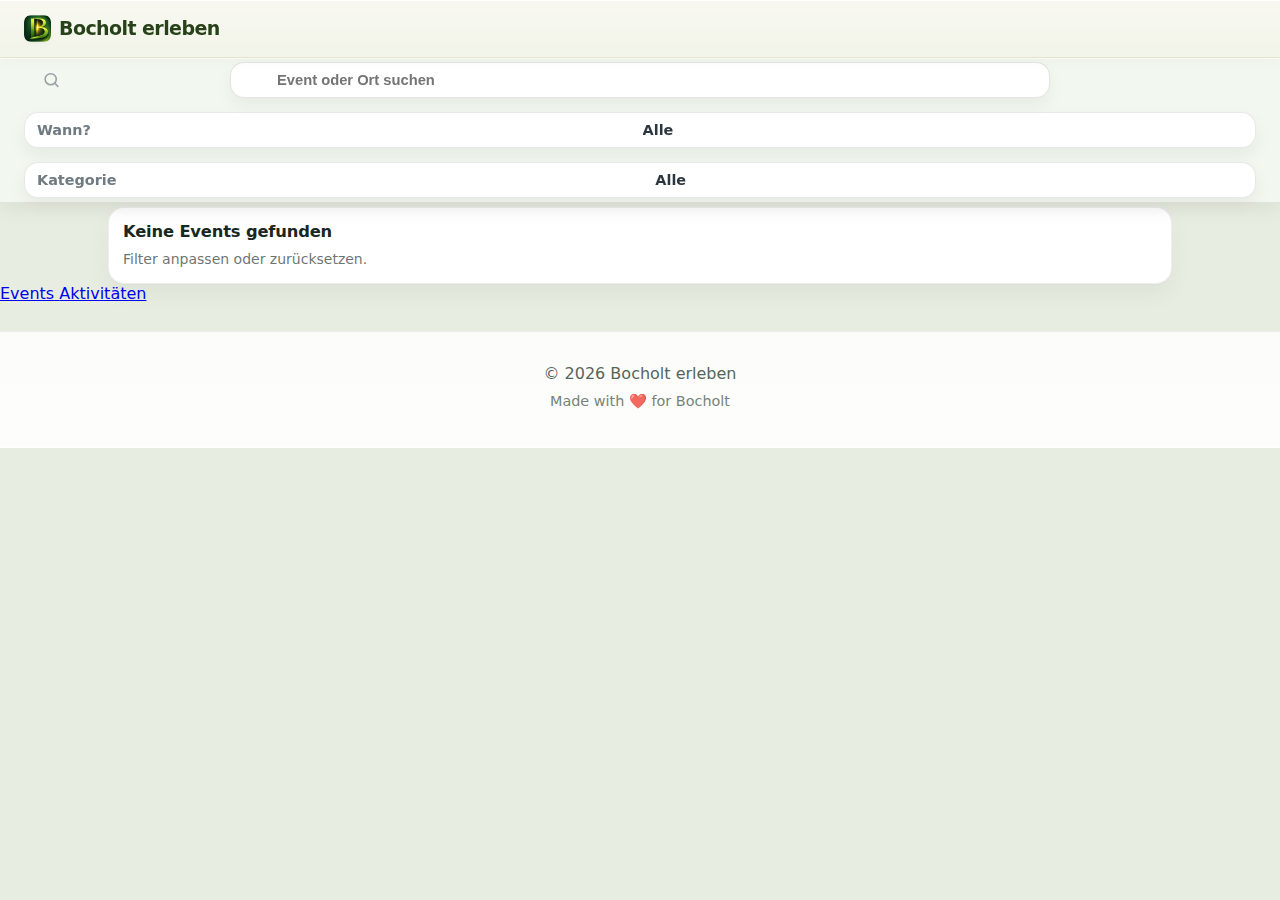
<file: index.html>
<!DOCTYPE html>
<html lang="de">
<head>
<link rel="canonical" href="https://bocholt-erleben.de/">   
<meta charset="UTF-8">
<!-- === BEGIN BLOCK: PWA ICON + META BASICS (home) ===
Zweck: Bindet Manifest, Favicon, Apple-Touch-Icon und Basis-PWA-Meta für Home sauber ein.
Umfang: Ersetzt nur den bisherigen Manifest-Link-Block im <head> und ergänzt den sicheren Theme-Lab-Preview-Bootstrap.
=== -->
<link rel="manifest" href="/manifest.json">
<meta name="theme-color" content="#F3F2E6">
<meta name="apple-mobile-web-app-capable" content="yes">
<meta name="apple-mobile-web-app-status-bar-style" content="default">
<meta name="apple-mobile-web-app-title" content="Bocholt erleben">
<link rel="icon" type="image/png" sizes="32x32" href="/icons/favicon/icon-32.png">
<link rel="icon" type="image/x-icon" href="/favicon.ico">
<link rel="apple-touch-icon" sizes="180x180" href="/apple-touch-icon.png">
<script>
(function () {
  const previewThemeMap = {
    "brand-warm": "#F3F2E6",
    "civic-gold": "#F6F0E4",
    "forest-light": "#EFF4EA"
  };

  const previewKey = new URLSearchParams(window.location.search).get("themePreview");
  if (!previewKey || !previewThemeMap[previewKey]) return;

  document.documentElement.setAttribute("data-theme-preview", previewKey);

  const themeMeta = document.querySelector('meta[name="theme-color"]');
  if (themeMeta) {
    themeMeta.setAttribute("content", previewThemeMap[previewKey]);
  }
})();
</script>
<!-- === END BLOCK: PWA ICON + META BASICS (home) === -->

<!-- === BEGIN BLOCK: SEO SNIPPET (title + meta description + OG) ===

Zweck: Optimiert Google-Snippet (Title/Description) + Social/AI Preview (Open Graph).
Umfang: Ersetzt viewport/description/title und ergänzt OG-Metadaten.
=== -->
<meta name="viewport" content="width=device-width, initial-scale=1.0">
<title>Bocholt erleben – Events & Termine in Bocholt heute</title>
<meta name="description" content="Alle Events & Termine in Bocholt: Konzerte, Kultur, Märkte, Partys u. v. m. Übersichtlich, mobil optimiert – mit Infos zur Location.">

<meta property="og:site_name" content="Bocholt erleben">
<meta property="og:type" content="website">
<meta property="og:url" content="https://bocholt-erleben.de/">
<meta property="og:title" content="Bocholt erleben – Events & Termine in Bocholt heute">
<meta property="og:description" content="Alle Events & Termine in Bocholt: Konzerte, Kultur, Märkte, Partys u. v. m. Übersichtlich, mobil optimiert – mit Infos zur Location.">
<!-- === END BLOCK: SEO SNIPPET (title + meta description + OG) === -->

    
        <!-- Custom CSS -->
 <!-- === BEGIN BLOCK: CSS CACHE BUSTING (build-id query, guard compatible) ===
Zweck: Einheitliches Cache-Busting über ?v=… (wird im Deploy auf BUILD_ID gesetzt).
Umfang: Ersetzt nur den stylesheet-link (keine anderen Assets).
=== -->
<link rel="stylesheet" href="/css/style.css?v=1">
<!-- === END BLOCK: CSS CACHE BUSTING (build-id query, guard compatible) === -->




</head>
<body class="is-tabbar-hidden has-bottom-tabbar">

<!-- === BEGIN BLOCK: HEADER (logo/title + install + publish) ===
Zweck: Header ohne Overflow-Menü; nur 2 klare Actions. Buttons sollen gleich aussehen.
Umfang: Ersetzt den kompletten bisherigen HEADER-Block inkl. "Für Locations" Menü.
=== -->
<header class="app-header">
  <div class="header-left">
    <img
      src="/icons/app/icon-192.png"
      alt="Bocholt erleben Logo"
      class="app-logo"
    >
    <span class="app-title">Bocholt erleben</span>
  </div>
 <div class="header-right">
<!-- === BEGIN BLOCK: HEADER INSTALL TRIGGER DATA HOOK (shared install logic) === -->
<button type="button" class="pwa-install-button" data-pwa-install-trigger aria-label="Als App installieren">
  <span class="pwa-install-button__icon" data-ui-icon="app-install" aria-hidden="true"></span>
  <span class="pwa-install-button__label">App</span>
</button>
<!-- === END BLOCK: HEADER INSTALL TRIGGER DATA HOOK (shared install logic) === -->
 

<!-- === BEGIN BLOCK: HEADER ABOUT CTA (opens about page) ===
Zweck:
- Header-Button führt nicht mehr auf /info/, sondern direkt auf die kanonische Plattformseite /ueber/.
- Entfernt den alten Info-Hub aus der primären IA.
Umfang:
- Ersetzt nur diesen Link-Block.
=== -->
<a
  class="pwa-install-button"
  href="/ueber/"
  aria-label="Über Bocholt erleben"
>
  <span class="pwa-install-button__icon" data-ui-icon="info" aria-hidden="true"></span>
  <span class="pwa-install-button__label">Info</span>
</a>
<!-- === END BLOCK: HEADER ABOUT CTA (opens about page) === -->



  </div>
</header>
<!-- === END BLOCK: HEADER (logo/title + install + publish) === -->





 <!-- === BEGIN BLOCK: INTRO REMOVED (Search is functional hero) ===
Zweck: Kein Hero/Intro unter dem Header (Redundanz mit App-Titel + Search Placeholder vermeiden).
Umfang: Entfernt die <section class="intro"> vollständig.
=== -->
<!-- Intro entfernt: Search-Bar übernimmt die Hero-Rolle (Top-App Pattern). -->
<!-- === END BLOCK: INTRO REMOVED (Search is functional hero) === -->



    <!-- === BEGIN BLOCK: GS-01 LOADING HOST (hidden by default, no pre-CSS layout jump) ===
    Zweck: Verhindert Layout-Shift durch #loading vor CSS/JS; Loading wird erst per JS sichtbar.
    Umfang: Ersetzt ausschließlich den bestehenden LOADING INDICATOR Block.
    === -->
    <!-- LOADING INDICATOR -->
    <div id="loading" class="loading-container" style="display:none" role="status" aria-live="polite" aria-busy="true">
        <div class="loading-spinner" aria-hidden="true"></div>
        <p>Events werden geladen...</p>
    </div>
    <!-- === END BLOCK: GS-01 LOADING HOST (hidden by default, no pre-CSS layout jump) === -->

<!-- === BEGIN BLOCK: DESKTOP_HERO_STRUCTURE_V10_ICON_SYSTEM_FIX | Zweck: entfernt die doppelte Kategorie-Pill, zieht den Hero auf eindeutige Filter-IDs und nutzt für die App-Aktion nur noch das globale semantische Install-Icon; Umfang: ersetzt den kompletten Hero-Markup-Block, Filter-Sheets bleiben funktional unverändert === -->
<section class="desktop-hero" aria-label="Suche und Einführung">
  <section class="desktop-entry desktop-hero__copy" aria-label="Einführung">
    <div class="desktop-entry__inner">
      <!-- === BEGIN BLOCK: DESKTOP_HERO_COPY_TEXT_V3 (natural wraps) === -->
      <div class="desktop-entry__content">
        <h1 class="desktop-entry__title">Veranstaltungen in Bocholt</h1>
        <p class="desktop-entry__text">Alle Events, Märkte und Veranstaltungen in Bocholt aktuell an einem Ort.</p>
      </div>
      <!-- === END BLOCK: DESKTOP_HERO_COPY_TEXT_V3 (natural wraps) === -->
    </div>
  </section>

  <div class="top-stack desktop-hero__panel">
    <div class="desktop-hero__search-row" aria-label="Suche und Filter">
      <div class="events-filter desktop-hero__search-slot">
        <label class="desktop-hero__search-field" for="search-filter">
          <span class="desktop-hero__icon desktop-hero__icon--search" data-ui-icon="search" aria-hidden="true"></span>
          <input
            id="search-filter"
            type="search"
            placeholder="Event oder Ort suchen"
            aria-label="Suche"
            autocomplete="off"
            inputmode="search"
          >
        </label>
      </div>

      <!-- === BEGIN BLOCK: HERO_FILTER_PILLS_LUCIDE_CHEVRONS_V2 | Zweck: hält im Hero genau eine Wann-Pill und genau eine Kategorie-Pill mit expliziten globalen Lucide-Chevrons; Umfang: nur Hero-Filter-Pills === -->
      <button type="button" class="filter-pill desktop-hero__toolbar-pill" id="filter-time-pill" aria-haspopup="dialog" aria-controls="sheet-time">
        <span class="filter-pill__label">Wann?</span>
        <span class="filter-pill__value" id="filter-time-value">Alle</span>
        <span class="filter-pill__chevron" data-ui-icon="chevron-right" aria-hidden="true"></span>
      </button>

      <button type="button" class="filter-pill desktop-hero__toolbar-pill" id="filter-category-pill" aria-haspopup="dialog" aria-controls="sheet-category">
        <span class="filter-pill__label">Kategorie</span>
        <span class="filter-pill__value" id="filter-category-value">Alle</span>
        <span class="filter-pill__chevron" data-ui-icon="chevron-right" aria-hidden="true"></span>
      </button>
      <!-- === END BLOCK: HERO_FILTER_PILLS_LUCIDE_CHEVRONS_V2 === -->

      <button type="button" class="filter-pill filter-pill--reset" id="filter-reset-pill" aria-label="Filter zurücksetzen" hidden>
        <span class="filter-pill__reset-icon" data-ui-icon="x" aria-hidden="true"></span>
      </button>
    </div>

    <!-- === BEGIN BLOCK: MOBILE_PUBLISH_UTILITY_ROW_REMOVED_V1 | Zweck: entfernt den mobilen Veranstalter-CTA vollständig aus dem Top-Stack; Umfang: kein CTA mehr zwischen Filtern und Feed === -->
    <!-- intentionally removed: organizer entry now renders dynamically after the first real feed section -->
    <!-- === END BLOCK: MOBILE_PUBLISH_UTILITY_ROW_REMOVED_V1 === -->

    <div class="desktop-hero__actions" aria-label="Service">
      <a class="desktop-hero__action desktop-hero__action--publish" href="/events-veroeffentlichen/">
        <span class="desktop-hero__icon desktop-hero__icon--publish" data-ui-icon="plus" aria-hidden="true"></span>
        <span>Event veröffentlichen</span>
      </a>

      <a class="desktop-hero__action desktop-hero__action--info" href="/ueber/">
        <span class="desktop-hero__icon desktop-hero__icon--info" data-ui-icon="info" aria-hidden="true"></span>
        <span>Mehr erfahren</span>
      </a>

      <button
        type="button"
        class="desktop-hero__action desktop-hero__action--app"
        data-pwa-install-trigger
        aria-label="Als App installieren"
      >
        <span class="desktop-hero__icon desktop-hero__icon--app" data-ui-icon="app-install" aria-hidden="true"></span>
        <span>Als App nutzen</span>
      </button>
    </div>
  </div>
</section>
<!-- === END BLOCK: DESKTOP_HERO_STRUCTURE_V10_ICON_SYSTEM_FIX === -->

<div class="filter-sheet" id="sheet-time" role="dialog" aria-modal="true" aria-label="Zeit auswählen" hidden>
  <div class="filter-sheet__overlay" data-close-sheet></div>
  <div class="filter-sheet__card">
    <div class="filter-sheet__header">
      <div class="filter-sheet__title">Wann?</div>
      <button type="button" class="filter-sheet__close" data-close-sheet aria-label="Schließen"><span class="filter-sheet__close-icon" data-ui-icon="x" aria-hidden="true"></span></button>
    </div>
    <div class="filter-sheet__body">
      <button type="button" class="filter-sheet-option is-active" data-time="all">Alle</button>
      <button type="button" class="filter-sheet-option" data-time="today">Heute</button>
      <button type="button" class="filter-sheet-option" data-time="week">Diese Woche</button>
      <button type="button" class="filter-sheet-option" data-time="weekend">Dieses Wochenende</button>
      <button type="button" class="filter-sheet-option" data-time="nextweek">Nächste Woche</button>
      <button type="button" class="filter-sheet-option" data-time="later">Später</button>
<!-- === BEGIN BLOCK: FILTER_TIME_EXACT_DATE_MODULE_LUCIDE_V1 | Zweck: ersetzt alle Text-Chevrons im mobilen Datumsmodul durch globale Lucide-Icons; Umfang: nur Datumsmodul im Zeit-Sheet === -->
<div class="filter-date-module" data-date-module>
  <div class="filter-date-module__divider" aria-hidden="true"></div>
  <button type="button" class="filter-date-trigger" data-date-trigger aria-label="Bestimmtes Datum auswählen" aria-expanded="false">
    <span class="filter-date-trigger__text" data-date-trigger-text>Datum auswählen</span>
    <span class="filter-date-trigger__chevron" data-ui-icon="chevron-right" aria-hidden="true"></span>
  </button>
  <div class="filter-date-panel" data-date-panel hidden>
    <div class="filter-date-panel__header">
      <button type="button" class="filter-date-nav" data-date-nav="prev" aria-label="Vorheriger Monat">
        <span class="filter-date-nav__icon" data-ui-icon="chevron-left" aria-hidden="true"></span>
      </button>
      <div class="filter-date-month-label" data-date-month-label>März 2026</div>
      <button type="button" class="filter-date-nav" data-date-nav="next" aria-label="Nächster Monat">
        <span class="filter-date-nav__icon" data-ui-icon="chevron-right" aria-hidden="true"></span>
      </button>
    </div>
    <div class="filter-date-weekdays" aria-hidden="true">
      <span>Mo</span><span>Di</span><span>Mi</span><span>Do</span><span>Fr</span><span>Sa</span><span>So</span>
    </div>
    <div class="filter-date-grid" data-date-grid></div>
    <div class="filter-date-actions">
      <button type="button" class="filter-date-action" data-date-today>Heute</button>
    </div>
  </div>
</div>
<!-- === END BLOCK: FILTER_TIME_EXACT_DATE_MODULE_LUCIDE_V1 === -->
    </div>
  </div>
</div>

<div class="filter-sheet" id="sheet-category" role="dialog" aria-modal="true" aria-label="Kategorie auswählen" hidden>
  <div class="filter-sheet__overlay" data-close-sheet></div>
  <div class="filter-sheet__card">
    <div class="filter-sheet__header">
      <div class="filter-sheet__title">Kategorie</div>
      <button type="button" class="filter-sheet__close" data-close-sheet aria-label="Schließen"><span class="filter-sheet__close-icon" data-ui-icon="x" aria-hidden="true"></span></button>
    </div>
    <div class="filter-sheet__body">
      <button type="button" class="filter-sheet-option is-active" data-category="">Alle</button>
      <button type="button" class="filter-sheet-option" data-category="Märkte &amp; Feste">Märkte &amp; Feste</button>
      <button type="button" class="filter-sheet-option" data-category="Kultur &amp; Kunst">Kultur &amp; Kunst</button>
      <button type="button" class="filter-sheet-option" data-category="Musik &amp; Bühne">Musik &amp; Bühne</button>
      <button type="button" class="filter-sheet-option" data-category="Kinder &amp; Familie">Kinder &amp; Familie</button>
      <button type="button" class="filter-sheet-option" data-category="Sport &amp; Bewegung">Sport &amp; Bewegung</button>
      <button type="button" class="filter-sheet-option" data-category="Natur &amp; Draußen">Natur &amp; Draußen</button>
      <button type="button" class="filter-sheet-option" data-category="Innenstadt &amp; Leben">Innenstadt &amp; Leben</button>
    </div>
  </div>
</div>
<!-- === END BLOCK: DESKTOP_HERO_STRUCTURE_V6 === -->

<!-- === BEGIN BLOCK: EVENTS_SECTION_FEED_ONLY_V1 | Zweck: entfernt den Veranstalter-CTA aus dem Feed, damit der Feed nur noch echte Event-Gruppen enthält; Umfang: ersetzt den bisherigen Mobile-Service-Card-Block direkt vor dem Event-Feed === -->
<section class="events-section">
  <div id="event-cards" class="event-cards-grid">
    <!-- Event cards werden hier dynamisch eingefügt -->
  </div>
</section>
<!-- === END BLOCK: EVENTS_SECTION_FEED_ONLY_V1 === -->


   
  <!-- === BEGIN BLOCK: OVERLAY ROOT (EVENT DETAIL PANEL) ===
Zweck: Dediziertes Overlay-Root direkt unter <body>; enthält das Event-Detailpanel.
Umfang:
- detail-panel-content bleibt das transformierte Bottom-Sheet (Header + Body + #detail-content)
- Actionbar-Slot wird AUS dem transformierten Sheet herausgezogen (Kind von #event-detail-panel),
  damit er später viewport-stabil positioniert werden kann.
=== -->
<div id="overlay-root">
  <!-- EVENT DETAIL PANEL (hidden by default) -->
  <div id="event-detail-panel" class="detail-panel hidden">
    <div class="detail-panel-overlay"></div>

    <div class="detail-panel-content">
      <div class="detail-panel-header">
        <div class="detail-panel-handle" aria-hidden="true"></div>
        <button class="detail-panel-close" type="button" aria-label="Schließen"><span class="detail-panel-close__icon" data-ui-icon="x" aria-hidden="true"></span></button>
      </div>

      <div class="detail-panel-body">
        <div id="detail-content">
          <!-- Event details werden hier dynamisch eingefügt -->
        </div>
      </div>
    </div>

    <!-- Slot: Actions werden hier gerendert (außerhalb von .detail-panel-content) -->
    <div id="detail-actionbar-slot" class="detail-actionbar" aria-label="Aktionen"></div>
  </div>
</div>
<!-- === END BLOCK: OVERLAY ROOT (EVENT DETAIL PANEL) === -->




  <!-- === BEGIN BLOCK: LOCATIONS MODAL TEMPLATE (REDUCED / ACTION-FIRST) ===
Zweck: Modal ist optional; führt sofort zur Aktionsseite + bietet nur sekundäre Links.
Umfang: Ersetzt den kompletten <template id="locations-modal-template">...</template> Block.
=== -->
<template id="locations-modal-template">
  <div class="modal-overlay" data-modal-overlay>
    <div class="modal-card" role="dialog" aria-modal="true" aria-label="Events veröffentlichen">
      <div class="modal-header">
        <h2 class="modal-title">Events veröffentlichen</h2>
        <button type="button" class="modal-close" data-modal-close aria-label="Schließen"><span class="modal-close__icon" data-ui-icon="x" aria-hidden="true"></span></button>
      </div>

      <div class="modal-body">
        <p>
          Starte hier direkt mit der Veröffentlichung deiner Events.
        </p>

        <div class="modal-cta">
          <a class="modal-cta-button" href="/events-veroeffentlichen/">
            Events veröffentlichen
          </a>
        </div>

              <!-- === BEGIN BLOCK: LOCATIONS MODAL SECONDARY LINKS ENTERPRISE V2 (no deprecated page) ===
        Zweck:
        - Entfernt den letzten echten Link auf /fuer-veranstalter/
        - Verweist „Wie funktioniert das?“ auf den einzigen Veranstalter-Funnel (/events-veroeffentlichen/)
        Umfang:
        - Ersetzt nur die sekundären Links im Locations-Modal
        === -->
        <p style="margin-top: 14px; opacity: 0.85;">
          <a href="/events-veroeffentlichen/">Wie funktioniert das?</a><br>
          <a href="/ueber/">Mehr über Bocholt erleben</a>
        </p>
        <!-- === END BLOCK: LOCATIONS MODAL SECONDARY LINKS ENTERPRISE V2 (no deprecated page) === -->

      </div>
    </div>
  </div>
</template>
<!-- === END BLOCK: LOCATIONS MODAL TEMPLATE (REDUCED / ACTION-FIRST) === -->




<!-- === BEGIN BLOCK: BOTTOM_TABBAR_ROOT_SLOT_V1 | Zweck: stellt den dedizierten Root direkt unter <body> für die zentral gerenderte mobile Primary-Navigation bereit | Umfang: genau ein Root-Container für die Bottom Tab Bar === -->
<div id="bottom-tabbar-root"></div>
<!-- === END BLOCK: BOTTOM_TABBAR_ROOT_SLOT_V1 === -->

<!-- FOOTER -->

    <footer>
        <p>© 2026 Bocholt erleben</p>

        <p style="margin-top: 10px; opacity: 0.8; font-size: 0.9rem;">Made with ❤️ for Bocholt</p>
        

    <!-- EXTERNAL LIBRARIES -->
    <!-- Alpine.js for reactive UI components -->
   
        <!-- CUSTOM JAVASCRIPT MODULES -->
<!-- CUSTOM JAVASCRIPT MODULES -->
<!-- === BEGIN BLOCK: CACHE-BUSTED JS INCLUDES ===
Zweck: Stabile Lade-Reihenfolge (Config → Icons → UI/Renderer → Filter → Bottom Tab Bar → Main),
       damit Icons/DetailPanel/Renderer und die mobile Primary-Navigation garantiert verfügbar sind, bevor main.js startet.
Umfang: Ersetzt nur die Script-Includes der Custom-JS-Module.
=== -->
<script src="config.js?v=2026-02-04-1"></script>

<!-- Icons (Single Source of Truth) -->
<script src="/js/icons.js?v=2026-02-04-1"></script>

<!-- UI/Renderer zuerst -->
<script src="/js/details.js?v=2026-02-04-1"></script>
<script src="/js/events.js?v=2026-02-04-1"></script>

<!-- Filter muss vor main.js geladen sein -->
<script src="/js/filter.js?v=2026-02-04-1"></script>

<!-- Sonstige Module -->
<script src="/js/locations.js?v=2026-02-04-1"></script>
<script src="/js/pwa-install.js?v=2026-02-04-1"></script>
<script src="/js/seo-schema.js?v=2026-02-04-1"></script>
<script src="/js/locations-modal.js?v=2026-02-04-1" defer></script>
<script src="/js/bottom-tabbar.js?v=2026-04-16-1"></script>

<!-- Boot zuletzt -->
<script src="js/main.js?v=2026-02-04-1"></script>
<!-- === END BLOCK: CACHE-BUSTED JS INCLUDES === -->




    <!-- === BEGIN BLOCK: PWA_SERVICE_WORKER_REGISTRATION_PROD_ONLY_V1 ===
    Zweck:
    - registriert den Service Worker nur auf Live/Prod
    - verhindert Service-Worker-/Cache-Probleme auf staging bei UI-Tests
    Umfang:
    - ersetzt den bisherigen globalen SW-Registrierungsblock in index.html
    === -->
    <script>
      (() => {
        const isProdHost =
          location.hostname === 'bocholt-erleben.de' ||
          location.hostname === 'www.bocholt-erleben.de';

        if (!isProdHost) {
          console.log('ℹ️ Service Worker auf diesem Host deaktiviert:', location.hostname);
          return;
        }

        if (!('serviceWorker' in navigator)) return;

        window.addEventListener('load', () => {
          navigator.serviceWorker.register('/service-worker.js')
            .then((registration) => {
              console.log('✅ Service Worker registered:', registration.scope);
            })
            .catch((error) => {
              console.log('❌ Service Worker registration failed:', error);
            });
        });
      })();
    </script>
    <!-- === END BLOCK: PWA_SERVICE_WORKER_REGISTRATION_PROD_ONLY_V1 === -->
   <!-- BEGIN: FILTER_SHEET_WIRING -->
<!-- Inline wiring removed. Sheet open/close logic is owned by js/filter.js (single source of truth). -->
<!-- END: FILTER_SHEET_WIRING -->


<script type="application/ld+json">
{
  "@context": "https://schema.org",
  "@type": "WebSite",
  "name": "Veranstaltungen in Bocholt",
  "url": "https://bocholt-erleben.de/",
  "inLanguage": "de-DE"
}
</script>
<!-- === BEGIN BLOCK: DESKTOP FILTER POPOVERS === -->
<div id="popover-time" class="filter-popover" hidden>
  <div class="filter-popover__panel">
    <button data-time="all">Alle</button>
    <button data-time="today">Heute</button>
    <button data-time="week">Diese Woche</button>
    <button data-time="weekend">Dieses Wochenende</button>
    <button data-time="nextweek">Nächste Woche</button>
    <button data-time="later">Später</button>
<!-- === BEGIN BLOCK: DESKTOP_TIME_POPOVER_DATE_MODULE_LUCIDE_V1 | Zweck: ersetzt alle Text-Chevrons im Desktop-Datumsmodul durch globale Lucide-Icons; Umfang: nur Datumsmodul im Desktop-Time-Popover === -->
<div class="filter-popover__divider" aria-hidden="true"></div>
<div class="filter-date-module filter-date-module--popover" data-date-module>
  <button type="button" class="filter-date-trigger" data-date-trigger aria-label="Bestimmtes Datum auswählen" aria-expanded="false">
    <span class="filter-date-trigger__text" data-date-trigger-text>Datum auswählen</span>
    <span class="filter-date-trigger__chevron" data-ui-icon="chevron-right" aria-hidden="true"></span>
  </button>
  <div class="filter-date-panel" data-date-panel hidden>
    <div class="filter-date-panel__header">
      <button type="button" class="filter-date-nav" data-date-nav="prev" aria-label="Vorheriger Monat">
        <span class="filter-date-nav__icon" data-ui-icon="chevron-left" aria-hidden="true"></span>
      </button>
      <div class="filter-date-month-label" data-date-month-label>März 2026</div>
      <button type="button" class="filter-date-nav" data-date-nav="next" aria-label="Nächster Monat">
        <span class="filter-date-nav__icon" data-ui-icon="chevron-right" aria-hidden="true"></span>
      </button>
    </div>
    <div class="filter-date-weekdays" aria-hidden="true">
      <span>Mo</span><span>Di</span><span>Mi</span><span>Do</span><span>Fr</span><span>Sa</span><span>So</span>
    </div>
    <div class="filter-date-grid" data-date-grid></div>
    <div class="filter-date-actions">
      <button type="button" class="filter-date-action" data-date-today>Heute</button>
    </div>
  </div>
</div>
<!-- === END BLOCK: DESKTOP_TIME_POPOVER_DATE_MODULE_LUCIDE_V1 === -->
  </div>
</div>

<div id="popover-category" class="filter-popover" hidden>
  <div class="filter-popover__panel">
    <button data-category="">Alle</button>
    <button data-category="Märkte & Feste">Märkte & Feste</button>
    <button data-category="Kultur & Kunst">Kultur & Kunst</button>
    <button data-category="Musik & Bühne">Musik & Bühne</button>
    <button data-category="Kinder & Familie">Kinder & Familie</button>
    <button data-category="Sport & Bewegung">Sport & Bewegung</button>
    <button data-category="Natur & Draußen">Natur & Draußen</button>
    <button data-category="Innenstadt & Leben">Innenstadt & Leben</button>
  </div>
</div>
<!-- === END BLOCK: DESKTOP FILTER POPOVERS === -->
</body>
</html>
</file>
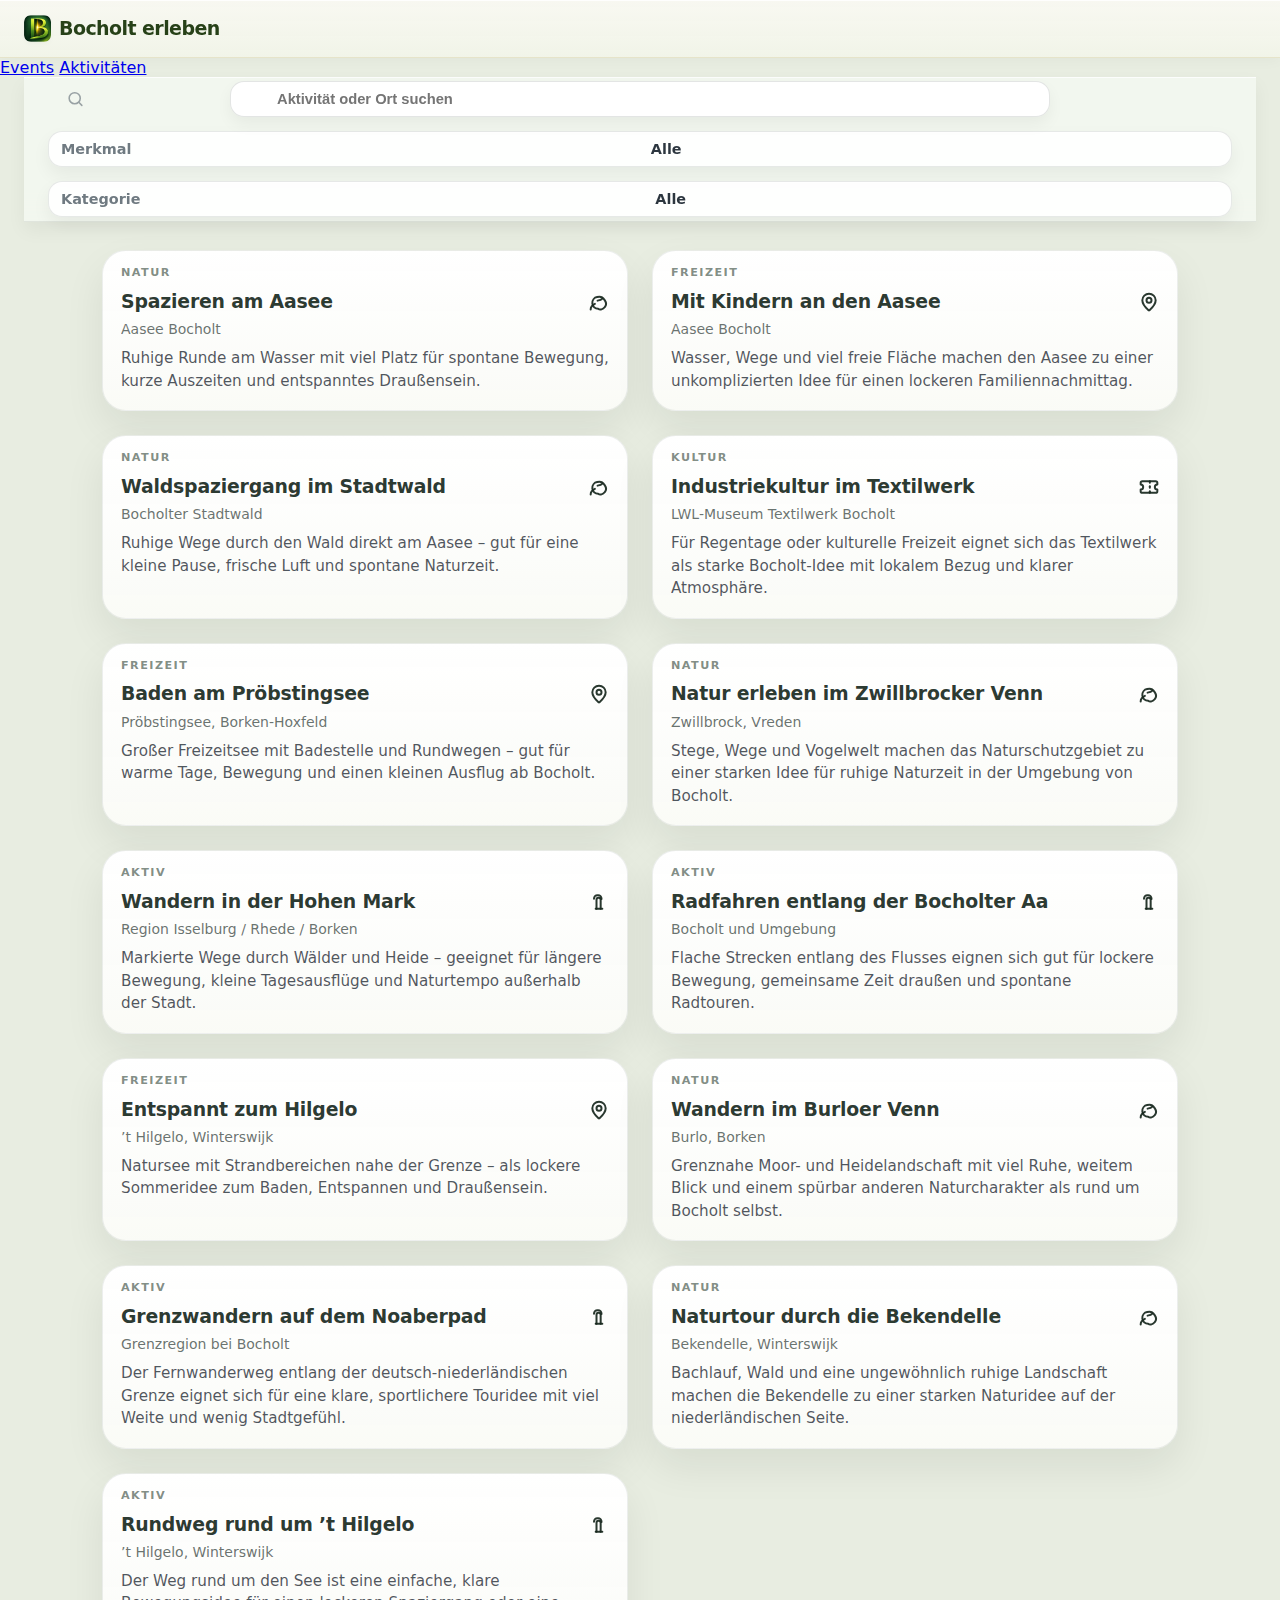
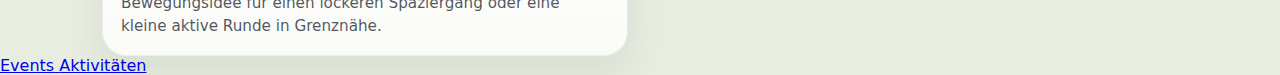
<file: angebote/index.html>
<!DOCTYPE html>
<html lang="de">
<head>
<link rel="canonical" href="https://bocholt-erleben.de/angebote/">
<meta charset="UTF-8">
<meta name="viewport" content="width=device-width, initial-scale=1.0">

<meta name="description" content="Aktivitäten in Bocholt und Umgebung: Natur, Kultur, Freizeitideen und Unternehmungen – passend zu deiner Situation und schnell gefunden.">

<meta name="theme-color" content="#F3F2E6">
<meta name="apple-mobile-web-app-capable" content="yes">
<meta name="apple-mobile-web-app-status-bar-style" content="black-translucent">
<meta name="apple-mobile-web-app-title" content="Bocholt erleben">

<link rel="manifest" href="/manifest.json">

<link rel="icon" type="image/png" sizes="32x32" href="/icons/favicon/icon-32.png">
<link rel="icon" type="image/x-icon" href="/favicon.ico">
<link rel="apple-touch-icon" sizes="180x180" href="/apple-touch-icon.png">

<title>Aktivitäten in Bocholt – Freizeit, Natur, Kultur & Ideen</title>

<!-- === BEGIN BLOCK: CSS LINK ENTERPRISE V2 (consistent cache-busting) ===
Zweck:
- Vereinheitlicht den stylesheet-link mit dem restlichen Projekt
Umfang:
- Ersetzt nur den stylesheet-link
=== -->
<link rel="stylesheet" href="/css/style.css?v=1">
<!-- === END BLOCK: CSS LINK ENTERPRISE V2 (consistent cache-busting) === -->
</head>

<body class="page-route-activities has-bottom-tabbar">
<!-- === BEGIN BLOCK: HEADER (logo/title + install + about) ===
Zweck:
- Gleiche Header-DNA wie Home
- Keine Sonderlogik nur für Aktivitäten
Umfang:
- kompletter Header
=== -->
<header class="app-header">
  <div class="header-left">
    <img
      src="/icons/app/icon-192.png"
      alt="Bocholt erleben Logo"
      class="app-logo"
    >
    <span class="app-title">Bocholt erleben</span>
  </div>
  <div class="header-right">
    <button type="button" class="pwa-install-button" data-pwa-install-trigger aria-label="Als App installieren"><span class="pwa-install-button__icon" data-ui-icon="download" aria-hidden="true"></span><span class="pwa-install-button__label">App</span></button>
    <a class="pwa-install-button" href="/ueber/" aria-label="Über Bocholt erleben"><span class="pwa-install-button__icon" data-ui-icon="info" aria-hidden="true"></span><span class="pwa-install-button__label">Info</span></a>
  </div>
</header>
<!-- === END BLOCK: HEADER (logo/title + install + about) === -->

<!-- === BEGIN BLOCK: DESKTOP_SECTION_NAV_ROOT_SLOT_V1 | Zweck: stellt direkt unter dem globalen Header einen dedizierten Root für die zentrale Desktop-Bereichs-Navigation bereit | Umfang: genau ein Root-Container für die Desktop-Section-Nav === -->
<div id="desktop-section-nav-root"></div>
<!-- === END BLOCK: DESKTOP_SECTION_NAV_ROOT_SLOT_V1 === -->

<main class="page--activities">
<!-- === BEGIN BLOCK: ACTIVITIES INTRO + CONTROLS V4 (full event-shell parity) ===
Zweck:
- entfernt die generische .page-Hülle, damit kein zusätzlicher Balken/Top-Abstand zwischen Header und Hero entsteht
- zieht Aktivitäten oben strukturell auf dieselbe Shell wie Events
- ergänzt die zweite Service-Zeile für Desktop-Parität
- benennt die Activities-Filter konsistent auf Merkmal + Kategorie um, ohne die aktuelle Lucide-/Chevron-Logik zurückzubauen
Umfang:
- Main-Start + kompletter Activities-Hero/Controls-Block bis vor Loading
=== -->
  <section class="desktop-hero" aria-label="Suche und Einführung">
    <!-- === BEGIN BLOCK: ACTIVITIES_HERO_COPY_STRUCTURE_FIX_V1 | Zweck: entfernt die doppelte desktop-entry__content-Verschachtelung im Activities-Hero, damit die gemeinsame Contrast-Surface nur einmal greift und optisch auf den Events-Stand zurückfällt; Umfang: nur Hero-Copy-Struktur von /angebote/ bis vor den Top-Stack === -->
    <section class="desktop-entry desktop-hero__copy" aria-label="Einführung">
      <div class="desktop-entry__inner">
        <!-- === BEGIN BLOCK: ACTIVITIES_HERO_COPY_TEXT_V3 (single content owner) === -->
        <div class="desktop-entry__content">
          <h1 class="desktop-entry__title">Aktivitäten in Bocholt</h1>
          <p class="desktop-entry__text">Freizeitideen, Natur, Kultur und Unternehmungen in Bocholt und Umgebung – passend zu deiner Situation.</p>
        </div>
        <!-- === END BLOCK: ACTIVITIES_HERO_COPY_TEXT_V3 (single content owner) === -->
      </div>
    </section>

    <div class="top-stack desktop-hero__panel">
    <!-- === END BLOCK: ACTIVITIES_HERO_COPY_STRUCTURE_FIX_V1 === -->
      <div class="desktop-hero__search-row" aria-label="Suche und Filter">
        <div class="events-filter desktop-hero__search-slot">
          <label class="desktop-hero__search-field" for="search-filter">
            <span class="desktop-hero__icon desktop-hero__icon--search" data-ui-icon="search" aria-hidden="true"></span>
            <input
              id="search-filter"
              type="search"
              placeholder="Aktivität oder Ort suchen"
              aria-label="Aktivitäten suchen"
              autocomplete="off"
              inputmode="search"
            >
          </label>
        </div>

<!-- === BEGIN BLOCK: OFFERS_FILTER_PILLS_LUCIDE_CHEVRONS_V2 | Zweck: bereinigt die doppelte Bereich-Pill auf /angebote/ und hält genau eine Merkmal-Pill plus genau eine Kategorie-Pill mit expliziten globalen Lucide-Chevrons; Umfang: ersetzt nur den kompletten Aktivitäten-Filter-Pill-Block direkt vor der Reset-Pill === -->
<button
  type="button"
  class="filter-pill desktop-hero__toolbar-pill"
  id="offer-situation-pill"
  aria-haspopup="dialog"
  aria-expanded="false"
  aria-controls="popover-situation"
  data-filter-key="situation"
>
  <span class="filter-pill__label">Merkmal</span>
  <span class="filter-pill__value" id="offer-situation-value">Alle</span>
  <span class="filter-pill__chevron" data-ui-icon="chevron-right" aria-hidden="true"></span>
</button>

<button
  type="button"
  class="filter-pill desktop-hero__toolbar-pill"
  id="offer-category-pill"
  aria-haspopup="dialog"
  aria-expanded="false"
  aria-controls="popover-offer-category"
  data-filter-key="category"
>
  <span class="filter-pill__label">Kategorie</span>
  <span class="filter-pill__value" id="offer-category-value">Alle</span>
  <span class="filter-pill__chevron" data-ui-icon="chevron-right" aria-hidden="true"></span>
</button>

<button type="button" class="filter-pill filter-pill--reset" id="offer-reset-pill" aria-label="Filter zurücksetzen" hidden>
          <span class="filter-pill__reset-icon" data-ui-icon="x" aria-hidden="true"></span>
        </button>
      </div>

      <div class="desktop-hero__actions" aria-label="Service">
        <a class="desktop-hero__action desktop-hero__action--publish" href="/events-veroeffentlichen/">
          <span class="desktop-hero__icon desktop-hero__icon--publish" data-ui-icon="plus" aria-hidden="true"></span>
          <span>Event veröffentlichen</span>
        </a>

        <a class="desktop-hero__action desktop-hero__action--info" href="/ueber/">
          <span class="desktop-hero__icon desktop-hero__icon--info" data-ui-icon="info" aria-hidden="true"></span>
          <span>Mehr erfahren</span>
        </a>

        <button
          type="button"
          class="desktop-hero__action desktop-hero__action--app"
          data-pwa-install-trigger
          aria-label="Als App installieren"
        >
          <span class="desktop-hero__icon desktop-hero__icon--app" data-ui-icon="smartphone" aria-hidden="true"></span>
          <span>Als App nutzen</span>
        </button>
      </div>
    </div>
  </section>

  <div class="filter-sheet" id="sheet-situation" role="dialog" aria-modal="true" aria-label="Merkmal auswählen" hidden>
    <div class="filter-sheet__overlay" data-close-sheet></div>
    <div class="filter-sheet__card">
      <div class="filter-sheet__header">
        <div class="filter-sheet__title">Merkmal</div>
<button type="button" class="filter-sheet__close" data-close-sheet aria-label="Schließen"><span class="filter-sheet__close-icon" data-ui-icon="x" aria-hidden="true"></span></button>
      </div>
      <div class="filter-sheet__body" id="sheet-situation-options">
        <button type="button" class="filter-sheet-option is-active" data-situation="">Alle</button>
      </div>
    </div>
  </div>

  <div class="filter-sheet" id="sheet-category" role="dialog" aria-modal="true" aria-label="Kategorie auswählen" hidden>
    <div class="filter-sheet__overlay" data-close-sheet></div>
    <div class="filter-sheet__card">
      <div class="filter-sheet__header">
        <div class="filter-sheet__title">Kategorie</div>
<button type="button" class="filter-sheet__close" data-close-sheet aria-label="Schließen"><span class="filter-sheet__close-icon" data-ui-icon="x" aria-hidden="true"></span></button>
      </div>
      <div class="filter-sheet__body" id="sheet-category-options">
        <button type="button" class="filter-sheet-option is-active" data-category="">Alle</button>
      </div>
    </div>
  </div>

  <div id="popover-situation" class="filter-popover" hidden>
    <div class="filter-popover__panel" id="popover-situation-options" aria-label="Merkmal auswählen"></div>
  </div>

  <div id="popover-offer-category" class="filter-popover" hidden>
    <div class="filter-popover__panel" id="popover-offer-category-options" aria-label="Kategorie auswählen"></div>
  </div>
  <!-- === END BLOCK: ACTIVITIES INTRO + CONTROLS V4 (full event-shell parity) === -->

  <div id="loading" class="loading-container" style="display:none" role="status" aria-live="polite" aria-busy="true">
    <div class="loading-spinner" aria-hidden="true"></div>
    <p>Aktivitäten werden geladen...</p>
  </div>

  <section class="events-section activity-feed-section" aria-label="Aktivitäten">
    <div id="offer-cards" class="event-cards-grid activity-cards-grid"></div>
  </section>

  <!-- === BEGIN BLOCK: ACTIVITIES_INITIAL_SKELETON_SEED_V1 | Zweck: zeigt auf /angebote/ bereits während HTML-Parse sofort Skeleton-Cards im Feed, damit der erste Wechsel per Bottom Tab Bar nicht leer/spinnerlastig wirkt | Umfang: genau ein früher Inline-Seed für #offer-cards vor den defer-Skripten === -->
  <script>
    (function () {
      const grid = document.getElementById("offer-cards");
      if (!grid || grid.children.length) return;

      const card = `
        <article class="event-card discovery-card--compact activity-card--rich is-skeleton" tabindex="-1" aria-hidden="true">
          <div class="activity-card-media activity-card-media--image" aria-hidden="true">
            <div class="activity-card-skeleton-media skel-block"></div>
          </div>
          <div class="event-card-body">
            <div class="activity-card-kicker">
              <span class="skel-line skel-line--sm" style="width:64px"></span>
            </div>
            <h2 class="event-title">
              <span class="event-title__text">
                <span class="skel-line" style="width:72%"></span>
              </span>
            </h2>
            <div class="event-card-desc">
              <span class="skel-line" style="width:96%"></span>
              <span class="skel-line" style="width:78%; margin-top:8px;"></span>
            </div>
            <div class="event-meta">
              <span class="event-meta__place">
                <span class="skel-line skel-line--sm" style="width:38%"></span>
              </span>
            </div>
            <div class="activity-card-facts" aria-hidden="true">
              <span class="activity-card-fact"><span class="skel-line skel-line--sm" style="width:56px"></span></span>
              <span class="activity-card-fact"><span class="skel-line skel-line--sm" style="width:62px"></span></span>
              <span class="activity-card-fact"><span class="skel-line skel-line--sm" style="width:68px"></span></span>
            </div>
          </div>
        </article>
      `.trim();

      grid.innerHTML = new Array(8).fill(card).join("");
    })();
  </script>
  <!-- === END BLOCK: ACTIVITIES_INITIAL_SKELETON_SEED_V1 === -->
</main>

<!-- === BEGIN BLOCK: OVERLAY ROOTS (activities) ===
Zweck:
- Dedizierter Overlay-Root direkt unter <body> gemäß Architekturregel
- wird von js/offers-details.js benutzt
Umfang:
- genau ein Root-Container für Activity-Detailpanel
=== -->
<div id="offer-detail-root"></div>
<!-- === END BLOCK: OVERLAY ROOTS (activities) === -->

<!-- === BEGIN BLOCK: BOTTOM_TABBAR_ROOT_SLOT_V1 | Zweck: stellt den dedizierten Root direkt unter <body> für die zentral gerenderte mobile Primary-Navigation bereit | Umfang: genau ein Root-Container für die Bottom Tab Bar === -->
<div id="bottom-tabbar-root"></div>
<!-- === END BLOCK: BOTTOM_TABBAR_ROOT_SLOT_V1 === -->

<!-- === BEGIN BLOCK: JS INCLUDES (activities page final order V3) ===
Zweck:
- gemeinsame Icon-Registry auch auf Aktivitätenseite verfügbar
- rendert die mobile Primary-Navigation zentral aus genau einer JS-Quelle
- Reihenfolge garantiert:
  1) config / pwa / modal / icons / bottom-tabbar
  2) offers (shared visuals + cards)
  3) offers-details (mobile panel)
  4) offers-main (filter + boot)
=== -->
<script src="/config.js?v=2026-02-04-1"></script>
<script src="/js/pwa-install.js?v=2026-02-04-1"></script>
<script src="/js/locations-modal.js?v=2026-02-04-1" defer></script>
<script src="/js/icons.js?v=2026-02-04-1" defer></script>
<script src="/js/bottom-tabbar.js?v=2026-04-16-1" defer></script>

<script src="/js/offers.js?v=2026-02-04-1" defer></script>
<script src="/js/offers-details.js?v=2026-02-04-1" defer></script>
<script src="/js/offers-main.js?v=2026-02-04-1" defer></script>
<!-- === END BLOCK: JS INCLUDES (activities page final order V3) === -->
</body>
</html>
</file>
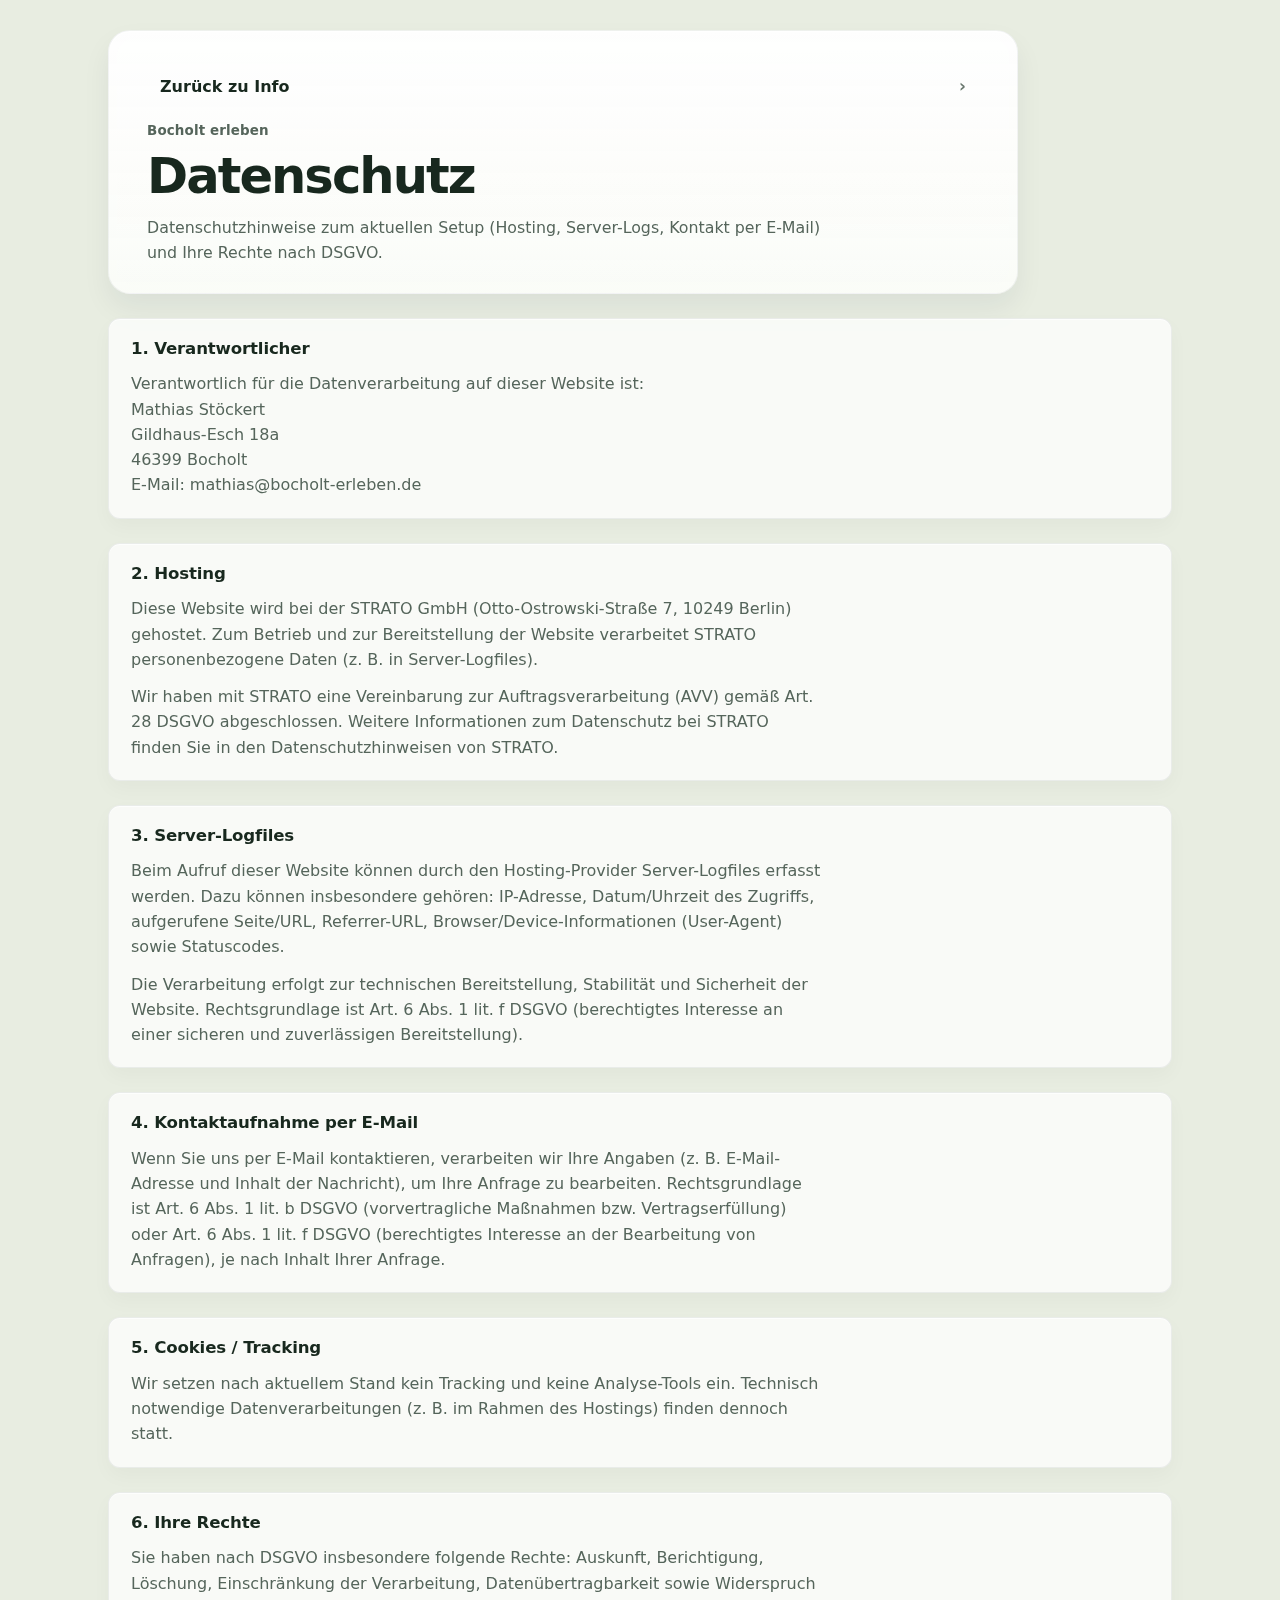
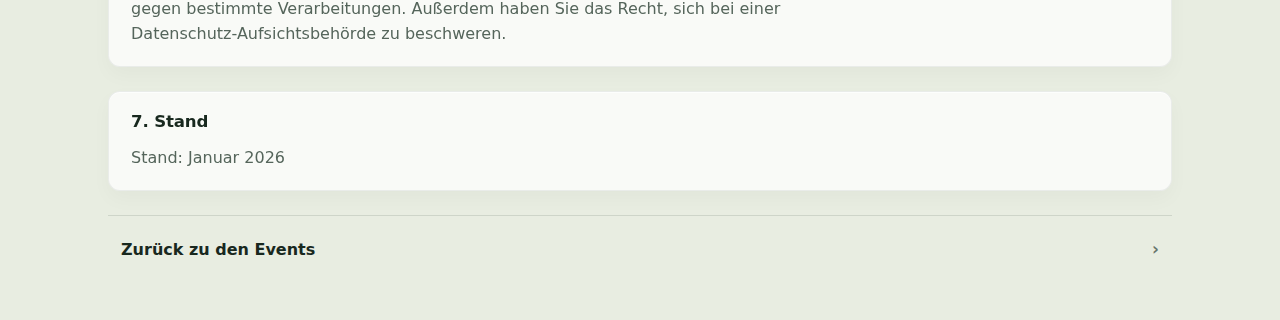
<file: datenschutz/index.html>
<!DOCTYPE html>
<html lang="de">
<head>
  <!-- === BEGIN BLOCK: SEO BASICS (privacy page) ===
  Zweck: Basis-SEO für die Datenschutz-Seite.
  Umfang: Gesamter <head>-Bereich dieser Datei.
  === -->
  <meta charset="UTF-8">
  <meta name="viewport" content="width=device-width, initial-scale=1.0">

  <title>Datenschutz – Bocholt erleben</title>
  <meta name="description" content="Datenschutzhinweise für Bocholt erleben: Hosting bei STRATO, Server-Logs, Kontakt per E-Mail sowie Ihre Rechte nach DSGVO.">

  <link rel="canonical" href="https://bocholt-erleben.de/datenschutz/">
    <link rel="stylesheet" href="/css/style.css?v=1">
  <!-- === END BLOCK: SEO BASICS (privacy page) === -->
</head>

<body>
  <!-- === BEGIN BLOCK: PRIVACY PAGE CONTENT (minimal, no tracking) ===
  Zweck: Datenschutzhinweise passend zum aktuellen Setup (STRATO Hosting, kein Tracking).
  Umfang: Gesamter <body>-Inhalt dieser Datei.
  === -->
  <main class="page page--privacy">
    <header class="content-hero content-hero--panel">
      <nav class="content-links" aria-label="Navigation">
        <a class="content-link" href="/info/">Zurück zu Info</a>
      </nav>

      <p class="content-kicker">Bocholt erleben</p>
      <h1>Datenschutz</h1>
      <p class="content-lead">Datenschutzhinweise zum aktuellen Setup (Hosting, Server-Logs, Kontakt per E-Mail) und Ihre Rechte nach DSGVO.</p>
    </header>

    <section class="content-card" aria-labelledby="privacy-responsible">
      <h2 id="privacy-responsible">1. Verantwortlicher</h2>
      <p>
        Verantwortlich für die Datenverarbeitung auf dieser Website ist:<br>
        Mathias Stöckert<br>
        Gildhaus-Esch 18a<br>
        46399 Bocholt<br>
        E-Mail: mathias@bocholt-erleben.de
      </p>
    </section>

    <section class="content-card" aria-labelledby="privacy-hosting">
      <h2 id="privacy-hosting">2. Hosting</h2>
      <p>
        Diese Website wird bei der STRATO GmbH (Otto-Ostrowski-Straße 7, 10249 Berlin) gehostet.
        Zum Betrieb und zur Bereitstellung der Website verarbeitet STRATO personenbezogene Daten (z. B. in Server-Logfiles).
      </p>
      <p>
        Wir haben mit STRATO eine Vereinbarung zur Auftragsverarbeitung (AVV) gemäß Art. 28 DSGVO abgeschlossen.
        Weitere Informationen zum Datenschutz bei STRATO finden Sie in den Datenschutzhinweisen von STRATO.
      </p>
    </section>

    <section class="content-card" aria-labelledby="privacy-logs">
      <h2 id="privacy-logs">3. Server-Logfiles</h2>
      <p>
        Beim Aufruf dieser Website können durch den Hosting-Provider Server-Logfiles erfasst werden.
        Dazu können insbesondere gehören: IP-Adresse, Datum/Uhrzeit des Zugriffs, aufgerufene Seite/URL,
        Referrer-URL, Browser/Device-Informationen (User-Agent) sowie Statuscodes.
      </p>
      <p>
        Die Verarbeitung erfolgt zur technischen Bereitstellung, Stabilität und Sicherheit der Website.
        Rechtsgrundlage ist Art. 6 Abs. 1 lit. f DSGVO (berechtigtes Interesse an einer sicheren und
        zuverlässigen Bereitstellung).
      </p>
    </section>

    <section class="content-card" aria-labelledby="privacy-contact">
      <h2 id="privacy-contact">4. Kontaktaufnahme per E-Mail</h2>
      <p>
        Wenn Sie uns per E-Mail kontaktieren, verarbeiten wir Ihre Angaben (z. B. E-Mail-Adresse und Inhalt der Nachricht),
        um Ihre Anfrage zu bearbeiten. Rechtsgrundlage ist Art. 6 Abs. 1 lit. b DSGVO (vorvertragliche Maßnahmen bzw.
        Vertragserfüllung) oder Art. 6 Abs. 1 lit. f DSGVO (berechtigtes Interesse an der Bearbeitung von Anfragen),
        je nach Inhalt Ihrer Anfrage.
      </p>
    </section>

    <section class="content-card" aria-labelledby="privacy-cookies">
      <h2 id="privacy-cookies">5. Cookies / Tracking</h2>
      <p>
        Wir setzen nach aktuellem Stand kein Tracking und keine Analyse-Tools ein.
        Technisch notwendige Datenverarbeitungen (z. B. im Rahmen des Hostings) finden dennoch statt.
      </p>
    </section>

    <section class="content-card" aria-labelledby="privacy-rights">
      <h2 id="privacy-rights">6. Ihre Rechte</h2>
      <p>
        Sie haben nach DSGVO insbesondere folgende Rechte: Auskunft, Berichtigung, Löschung,
        Einschränkung der Verarbeitung, Datenübertragbarkeit sowie Widerspruch gegen bestimmte Verarbeitungen.
        Außerdem haben Sie das Recht, sich bei einer Datenschutz-Aufsichtsbehörde zu beschweren.
      </p>
    </section>

    <section class="content-card" aria-labelledby="privacy-status">
      <h2 id="privacy-status">7. Stand</h2>
      <p>Stand: Januar 2026</p>
    </section>

    <nav class="content-links" aria-label="Weiter">
      <a class="content-link" href="/">Zurück zu den Events</a>
    </nav>
  </main>

  <!-- === END BLOCK: PRIVACY PAGE CONTENT (minimal, no tracking) === -->
</body>
</html>
</file>
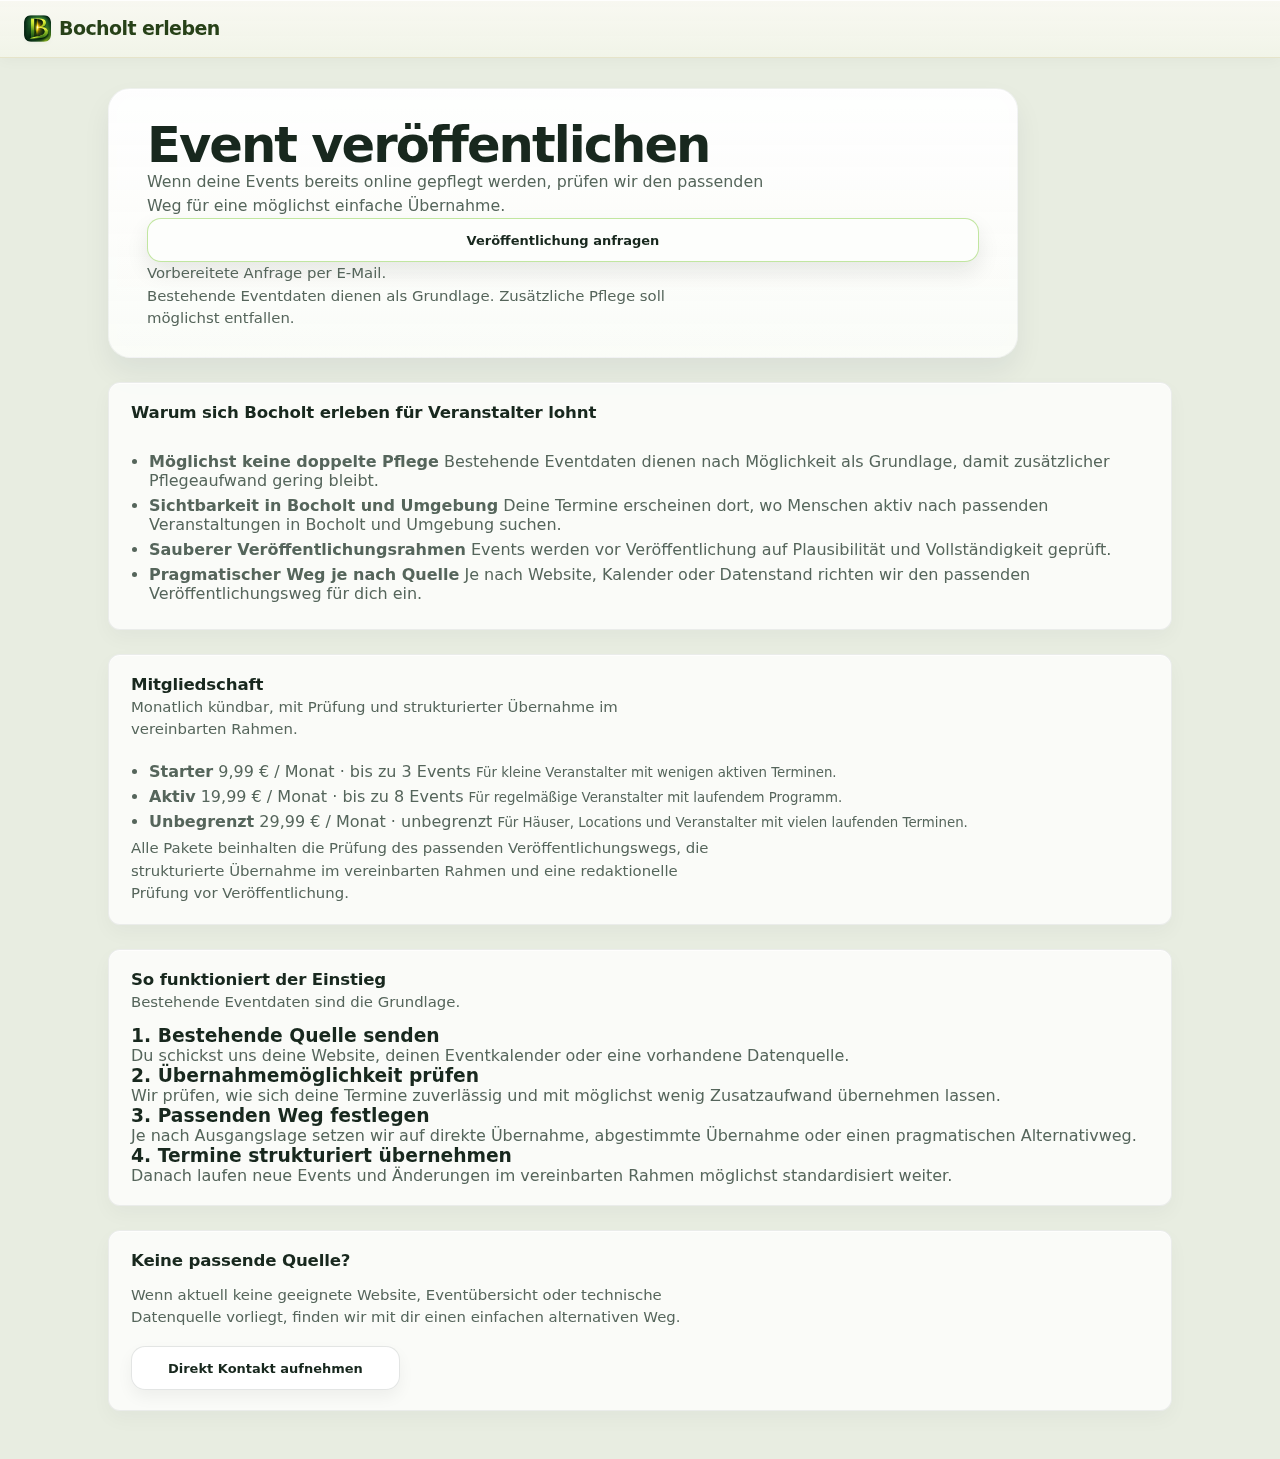
<file: events-veroeffentlichen/index.html>
<!DOCTYPE html>
<html lang="de">
<head>
  <!-- === BEGIN BLOCK: SEO_BASICS_PUBLISH_PAGE_V4 | Zweck: schärft die SEO-Basis für die kanonische Veranstalter-Seite mit Mitgliedschaft, Paketen und Start per Mail; Umfang: kompletter <head>-Bereich dieser Datei === -->
  <meta charset="UTF-8">
  <meta name="viewport" content="width=device-width, initial-scale=1.0">

  <title>Event veröffentlichen in Bocholt | Bocholt erleben</title>
  <meta
    name="description"
    content="Event in Bocholt veröffentlichen: Mitgliedschaft mit monatlichen Paketen, klare Kontingentlogik und einfacher Start per Mail."
  >

  <link rel="canonical" href="https://bocholt-erleben.de/events-veroeffentlichen/">
  <link rel="manifest" href="/manifest.json">
  <meta name="theme-color" content="#F3F2E6">
  <meta name="apple-mobile-web-app-capable" content="yes">
  <meta name="apple-mobile-web-app-status-bar-style" content="default">
  <meta name="apple-mobile-web-app-title" content="Bocholt erleben">
  <link rel="icon" type="image/png" sizes="32x32" href="/icons/favicon/icon-32.png">
  <link rel="icon" type="image/x-icon" href="/favicon.ico">
  <link rel="apple-touch-icon" sizes="180x180" href="/apple-touch-icon.png">
  <link rel="stylesheet" href="/css/style.css?v=1">
  <!-- === END BLOCK: SEO_BASICS_PUBLISH_PAGE_V4 === -->
</head>

<body>
  <!-- === BEGIN BLOCK: PUBLISH_PAGE_FUNNEL_V12 | Zweck: strafft /events-veroeffentlichen/ inhaltlich weiter, entfernt den kompletten "So funktioniert's"-Block, reduziert den Startbereich auf 2 Schritte und bereinigt den Abschlussblock; Umfang: kompletter <body>-Inhalt dieser Datei === -->
  <header class="app-header">
    <a class="header-left subpage-brand-link" href="/" aria-label="Zur Startseite">
      <img
        src="/icons/app/icon-192.png"
        alt="Bocholt erleben Logo"
        class="app-logo"
      >
      <span class="app-title">Bocholt erleben</span>
    </a>
  </header>

  <main class="page page--publish">
    <header class="content-hero content-hero--panel">
      <div class="publish-hero-layout">
        <div class="publish-hero-copy">
          <h1>Event veröffentlichen</h1>
<!-- === BEGIN BLOCK: PUBLISH_ENTERPRISE_CONTENT_V18 | Zweck: schließt den verbleibenden Copy-Restgap im Publish-Funnel mit präziserem Hero-Mikrotext und kompakterer Membership-/Einstiegsführung, ohne den bestehenden Seitenvertrag umzubauen; Umfang: kompletter Main-Inhalt von /events-veroeffentlichen/ === -->
          <p class="content-lead">
            Wenn deine Events bereits online gepflegt werden, prüfen wir den passenden Weg für eine möglichst einfache Übernahme.
          </p>

          <div class="publish-hero-cta">
            <a
              class="content-cta content-cta--primary"
              href="mailto:mathias@bocholt-erleben.de?subject=Bocholt%20erleben%20-%20Ver%C3%B6ffentlichung%20anfragen&body=Hallo%20Mathias%2C%0A%0Aich%20m%C3%B6chte%20die%20Ver%C3%B6ffentlichung%20meiner%20Events%20bei%20Bocholt%20erleben%20anfragen.%0A%0AOrganisation%20%2F%20Veranstalter%3A%0AWebsite%2C%20Eventkalender%20oder%20bestehende%20Datenquelle%3A%0AAnsprechpartner%3A%0AWie%20oft%20erscheinen%20neue%20Events%3A%0ABeispiel-Link%20zu%20einem%20Termin%20(optional)%3A%0AWeitere%20Hinweise%20(optional)%3A%0A%0AViele%20Gr%C3%BC%C3%9Fe"
            >
              Veröffentlichung anfragen
            </a>
          </div>

          <p class="content-note publish-hero-meta">
            Vorbereitete Anfrage per E-Mail.
          </p>

          <p class="content-note publish-hero-trust">
            Bestehende Eventdaten dienen als Grundlage. Zusätzliche Pflege soll möglichst entfallen.
          </p>
        </div>
      </div>
    </header>

    <section class="content-card publish-benefits-card" aria-labelledby="publish-benefits">
      <div class="publish-section-head">
        <h2 id="publish-benefits">Warum sich Bocholt erleben für Veranstalter lohnt</h2>
      </div>

      <ul class="publish-benefits-grid" aria-label="Vorteile für Veranstalter">
        <li>
          <strong>Möglichst keine doppelte Pflege</strong>
          <span>Bestehende Eventdaten dienen nach Möglichkeit als Grundlage, damit zusätzlicher Pflegeaufwand gering bleibt.</span>
        </li>
        <li>
          <strong>Sichtbarkeit in Bocholt und Umgebung</strong>
          <span>Deine Termine erscheinen dort, wo Menschen aktiv nach passenden Veranstaltungen in Bocholt und Umgebung suchen.</span>
        </li>
        <li>
          <strong>Sauberer Veröffentlichungsrahmen</strong>
          <span>Events werden vor Veröffentlichung auf Plausibilität und Vollständigkeit geprüft.</span>
        </li>
        <li>
          <strong>Pragmatischer Weg je nach Quelle</strong>
          <span>Je nach Website, Kalender oder Datenstand richten wir den passenden Veröffentlichungsweg für dich ein.</span>
        </li>
      </ul>
    </section>

    <section class="content-card publish-membership-card" aria-labelledby="publish-membership">
      <div class="publish-section-head">
        <h2 id="publish-membership">Mitgliedschaft</h2>
        <p class="content-note publish-membership-intro">Monatlich kündbar, mit Prüfung und strukturierter Übernahme im vereinbarten Rahmen.</p>
      </div>

      <div class="publish-membership-layout">
        <section class="publish-membership-block" aria-label="Monatliche Pakete">
          <ul class="publish-plans" aria-label="Monatliche Pakete">
            <li>
              <strong>Starter</strong>
              <span>9,99&nbsp;€ / Monat · bis zu 3 Events</span>
              <small>Für kleine Veranstalter mit wenigen aktiven Terminen.</small>
            </li>
            <li>
              <strong>Aktiv</strong>
              <span>19,99&nbsp;€ / Monat · bis zu 8 Events</span>
              <small>Für regelmäßige Veranstalter mit laufendem Programm.</small>
            </li>
            <li>
              <strong>Unbegrenzt</strong>
              <span>29,99&nbsp;€ / Monat · unbegrenzt</span>
              <small>Für Häuser, Locations und Veranstalter mit vielen laufenden Terminen.</small>
            </li>
          </ul>

          <p class="content-note publish-plans-note">
            Alle Pakete beinhalten die Prüfung des passenden Veröffentlichungswegs, die strukturierte Übernahme im vereinbarten
            Rahmen und eine redaktionelle Prüfung vor Veröffentlichung.
          </p>
        </section>
      </div>
    </section>

    <section class="content-card publish-start-card" aria-labelledby="publish-start">
      <div class="publish-section-head">
        <h2 id="publish-start">So funktioniert der Einstieg</h2>
        <p class="content-note">Bestehende Eventdaten sind die Grundlage.</p>
      </div>

      <div class="publish-steps-flow">
        <section class="publish-step" aria-labelledby="publish-step-1">
          <h3 id="publish-step-1">1. Bestehende Quelle senden</h3>
          <p>Du schickst uns deine Website, deinen Eventkalender oder eine vorhandene Datenquelle.</p>
        </section>

        <section class="publish-step" aria-labelledby="publish-step-2">
          <h3 id="publish-step-2">2. Übernahmemöglichkeit prüfen</h3>
          <p>Wir prüfen, wie sich deine Termine zuverlässig und mit möglichst wenig Zusatzaufwand übernehmen lassen.</p>
        </section>

        <section class="publish-step" aria-labelledby="publish-step-3">
          <h3 id="publish-step-3">3. Passenden Weg festlegen</h3>
          <p>Je nach Ausgangslage setzen wir auf direkte Übernahme, abgestimmte Übernahme oder einen pragmatischen Alternativweg.</p>
        </section>

        <section class="publish-step" aria-labelledby="publish-step-4">
          <h3 id="publish-step-4">4. Termine strukturiert übernehmen</h3>
          <p>Danach laufen neue Events und Änderungen im vereinbarten Rahmen möglichst standardisiert weiter.</p>
        </section>
      </div>
    </section>

    <section class="content-card publish-final-card publish-final-card--help" aria-labelledby="publish-final-secondary">
      <h2 id="publish-final-secondary">Keine passende Quelle?</h2>

      <p class="content-note">
        Wenn aktuell keine geeignete Website, Eventübersicht oder technische Datenquelle vorliegt, finden wir mit dir einen
        einfachen alternativen Weg.
      </p>

      <div class="content-actions content-actions--inline publish-final-actions">
        <a
          class="content-cta"
          href="mailto:mathias@bocholt-erleben.de?subject=Bocholt%20erleben%20-%20Direkter%20Kontakt%20als%20Veranstalter&body=Hallo%20Mathias%2C%0A%0Aich%20habe%20aktuell%20keine%20passende%20Website%20oder%20strukturierte%20Datenquelle%20und%20m%C3%B6chte%20trotzdem%20Events%20bei%20Bocholt%20erleben%20ver%C3%B6ffentlichen.%0A%0AOrganisation%20%2F%20Veranstalter%3A%0AAnsprechpartner%3A%0AKurze%20Info%20zu%20den%20Events%3A%0A%0AViele%20Gr%C3%BC%C3%9Fe"
        >
          Direkt Kontakt aufnehmen
        </a>
      </div>
    </section>
<!-- === END BLOCK: PUBLISH_ENTERPRISE_CONTENT_V18 === -->
  </main>
  <!-- === END BLOCK: PUBLISH_PAGE_FUNNEL_V12 === -->
</body>
</html>
</file>
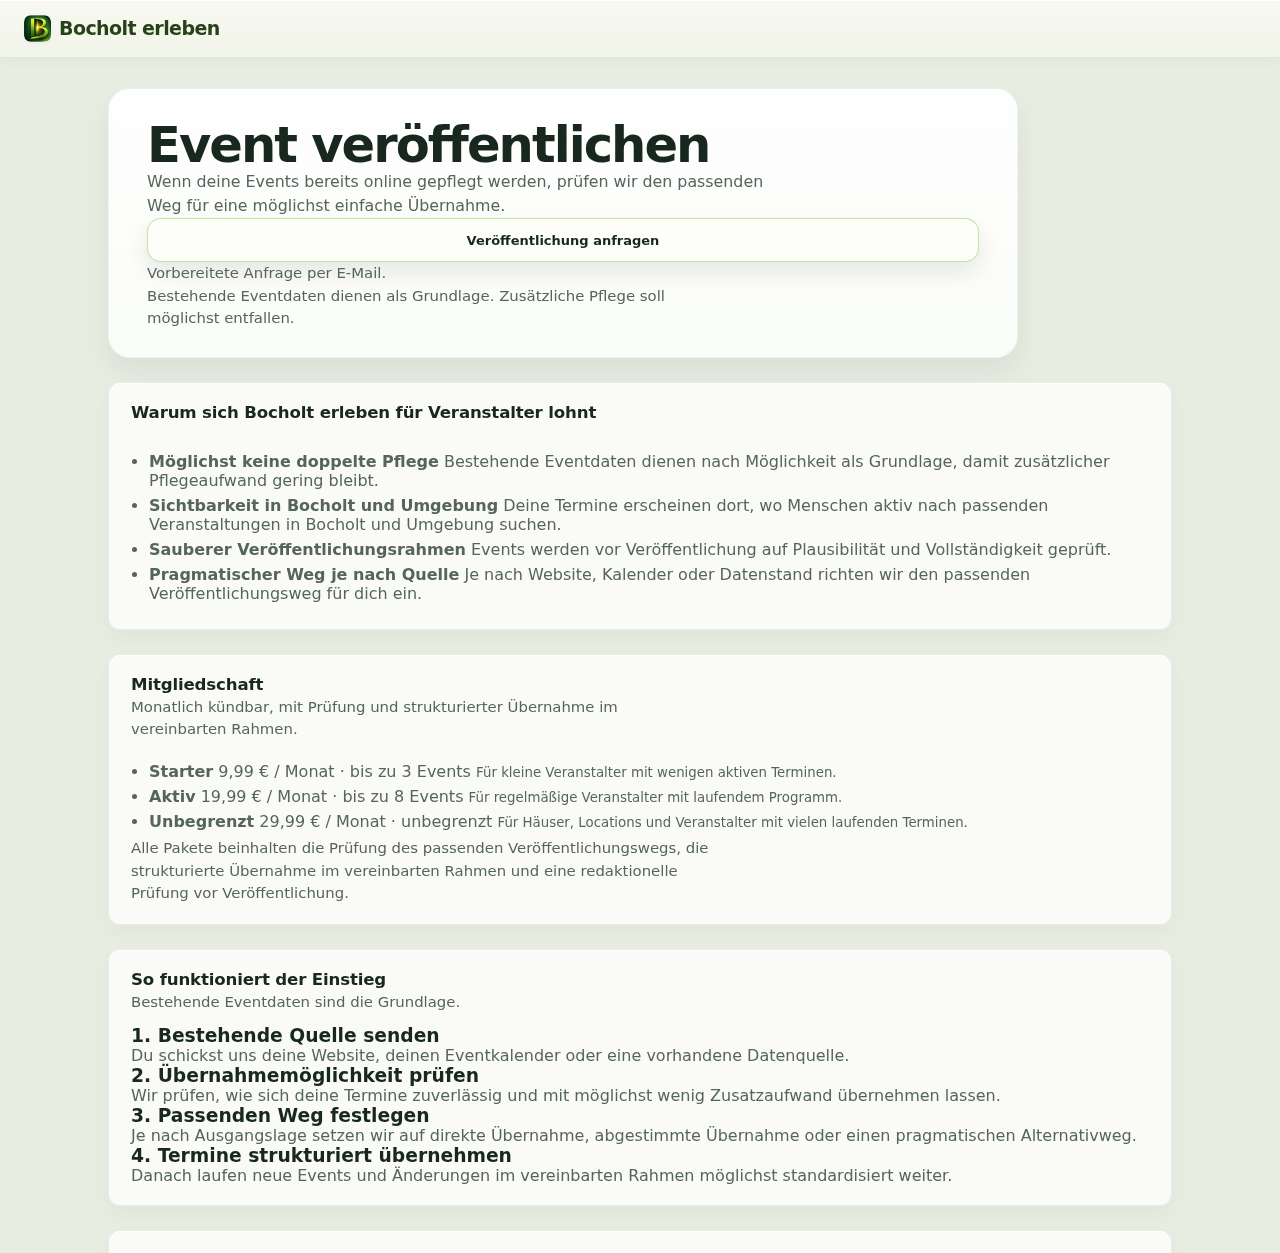
<file: fuer-veranstalter/index.html>
<!DOCTYPE html>
<html lang="de">
<head>
    <!-- === BEGIN BLOCK: SEO BASICS (organizer info page) ===
  Zweck:
  - Diese Seite ist ab Enterprise V2 deprecated (Inhalt ist im Funnel /events-veroeffentlichen/ konsolidiert)
  - Saubere Weiterleitung + Canonical auf die neue Zielseite
  - Einheitliche Cache-Busting-Strategie (kein dev-Query mehr)
  Umfang: Gesamter <head>-Bereich dieser Datei (innerhalb dieses Blocks).
  === -->
  <meta charset="UTF-8">
  <meta name="viewport" content="width=device-width, initial-scale=1.0">

  <title>Weiterleitung – Event veröffentlichen</title>
  <meta name="description" content="Diese Seite wurde zusammengeführt. Bitte nutze die Seite „Event veröffentlichen“ für den Start als Veranstalter.">

  <link rel="canonical" href="https://bocholt-erleben.de/events-veroeffentlichen/">

  <meta http-equiv="refresh" content="0; url=/events-veroeffentlichen/">
  <meta name="robots" content="noindex">

  <link rel="stylesheet" href="/css/style.css?v=1">
  <!-- === END BLOCK: SEO BASICS (organizer info page) === -->

</head>

<body>
  <!-- === BEGIN BLOCK: ORGANIZER INFO PAGE (scanable, trust-first) ===
  Zweck:
  - Enterprise V2: /fuer-veranstalter/ ist deprecated
  - Verhindert 404 und leitet robust auf den einzigen Veranstalter-Funnel um
  Umfang:
  - Gesamter <body>-Inhalt dieser Datei (innerhalb dieses Blocks)
  === -->
  <main class="page page--organizers">

    <header class="content-hero content-hero--panel">

      <nav class="content-links" aria-label="Navigation">
        <a class="content-link" href="/ueber/">Zurück zu Über Bocholt erleben</a>
      </nav>

      <p class="content-kicker">Weiterleitung</p>
      <h1>Diese Seite wurde zusammengeführt</h1>

      <p class="content-lead">
        Bitte nutze ab sofort die Seite „Event veröffentlichen“. Du wirst automatisch weitergeleitet.
      </p>

      <header class="content-hero content-hero--panel">
        <div class="content-actions content-actions--spaced content-actions--inline">
          Zum Veranstalter-Start
        </a>
      </div>

      <nav class="content-links" aria-label="Alternative">
        <a class="content-link" href="/">Zurück zu den Events</a>
      </nav>

    </header>

  </main>
  <!-- === END BLOCK: ORGANIZER INFO PAGE (scanable, trust-first) === -->

</body>
</html>
</file>
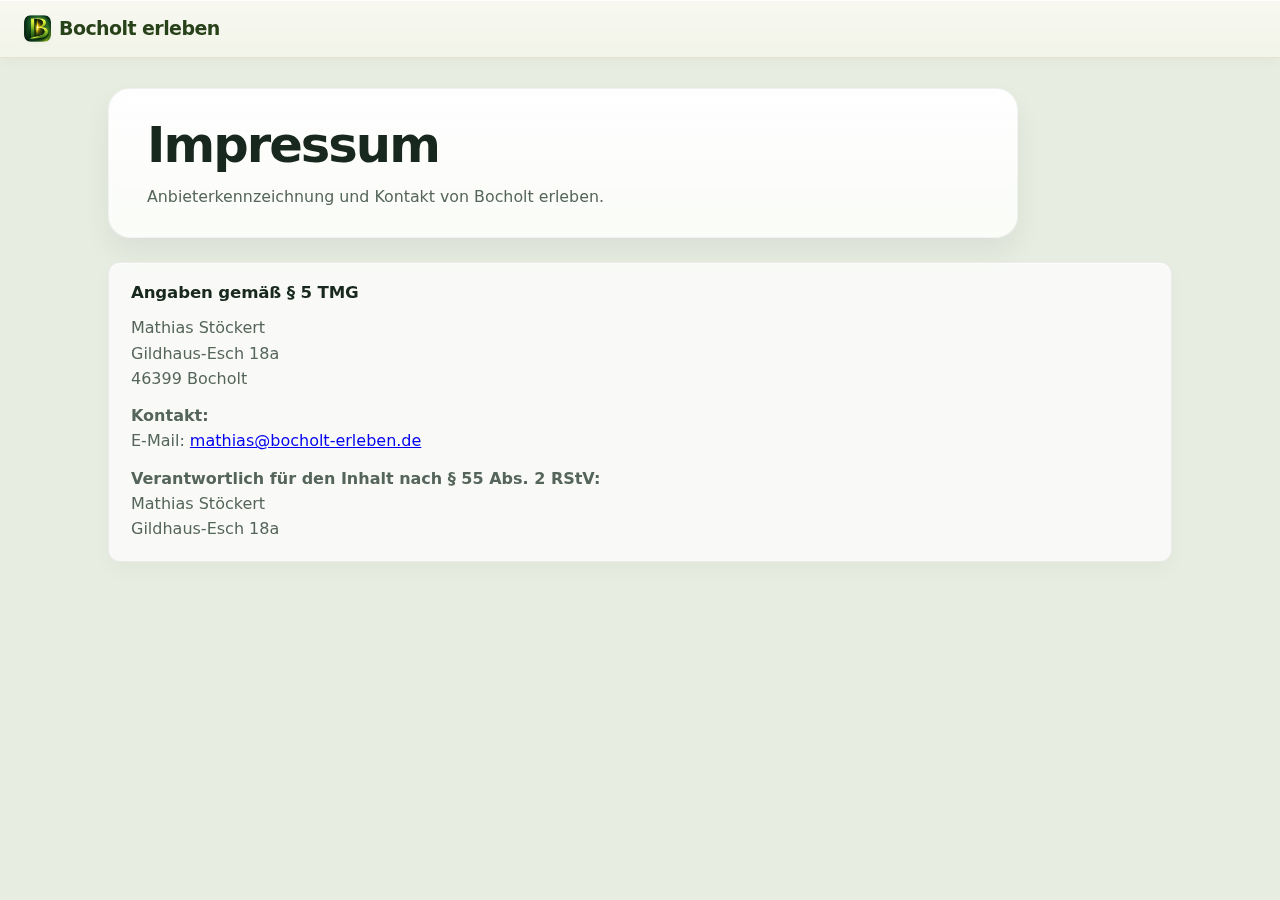
<file: impressum/index.html>
<!DOCTYPE html>
<html lang="de">
<head>
  <!-- === BEGIN BLOCK: SEO BASICS (imprint page) ===
  Zweck: Basis-SEO für die Impressum-Seite.
  Umfang: Gesamter <head>-Bereich dieser Datei.
  === -->
  <meta charset="UTF-8">
  <meta name="viewport" content="width=device-width, initial-scale=1.0">

  <title>Impressum – Bocholt erleben</title>
  <meta name="description" content="Impressum von Bocholt erleben. Angaben gemäß § 5 TMG und Kontaktinformationen.">

  <link rel="canonical" href="https://bocholt-erleben.de/impressum/">
    <link rel="stylesheet" href="/css/style.css?v=1">
  <!-- === END BLOCK: SEO BASICS (imprint page) === -->
</head>

<body>
  <!-- === BEGIN BLOCK: IMPRINT_PAGE_SUBPAGE_ALIGNMENT_V2 | Zweck: richtet /impressum/ strukturell an /ueber/ und /events-veroeffentlichen/ aus, entfernt Sondernavigation und übernimmt den konsolidierten Subpage-Header; Umfang: kompletter <body>-Inhalt dieser Datei === -->
  <header class="app-header">
    <a class="header-left subpage-brand-link" href="/" aria-label="Zur Startseite">
      <img
        src="/icons/app/icon-192.png"
        alt="Bocholt erleben Logo"
        class="app-logo"
      >
      <span class="app-title">Bocholt erleben</span>
    </a>
  </header>

  <main class="page page--imprint">
    <header class="content-hero content-hero--panel">
      <h1>Impressum</h1>
      <p class="content-lead">Anbieterkennzeichnung und Kontakt von Bocholt erleben.</p>
    </header>

    <section class="content-card" aria-labelledby="imprint-details">
      <h2 id="imprint-details">Angaben gemäß § 5 TMG</h2>

      <p>
        Mathias Stöckert<br>
        Gildhaus-Esch 18a<br>
        46399 Bocholt
      </p>

      <p>
        <strong>Kontakt:</strong><br>
        E-Mail:
        <a href="mailto:mathias@bocholt-erleben.de">mathias@bocholt-erleben.de</a>
      </p>

      <p>
        <strong>Verantwortlich für den Inhalt nach § 55 Abs. 2 RStV:</strong><br>
        Mathias Stöckert<br>
        Gildhaus-Esch 18a
      </p>
    </section>
  </main>
  <!-- === END BLOCK: IMPRINT_PAGE_SUBPAGE_ALIGNMENT_V2 === -->
</body>
</html>
</file>
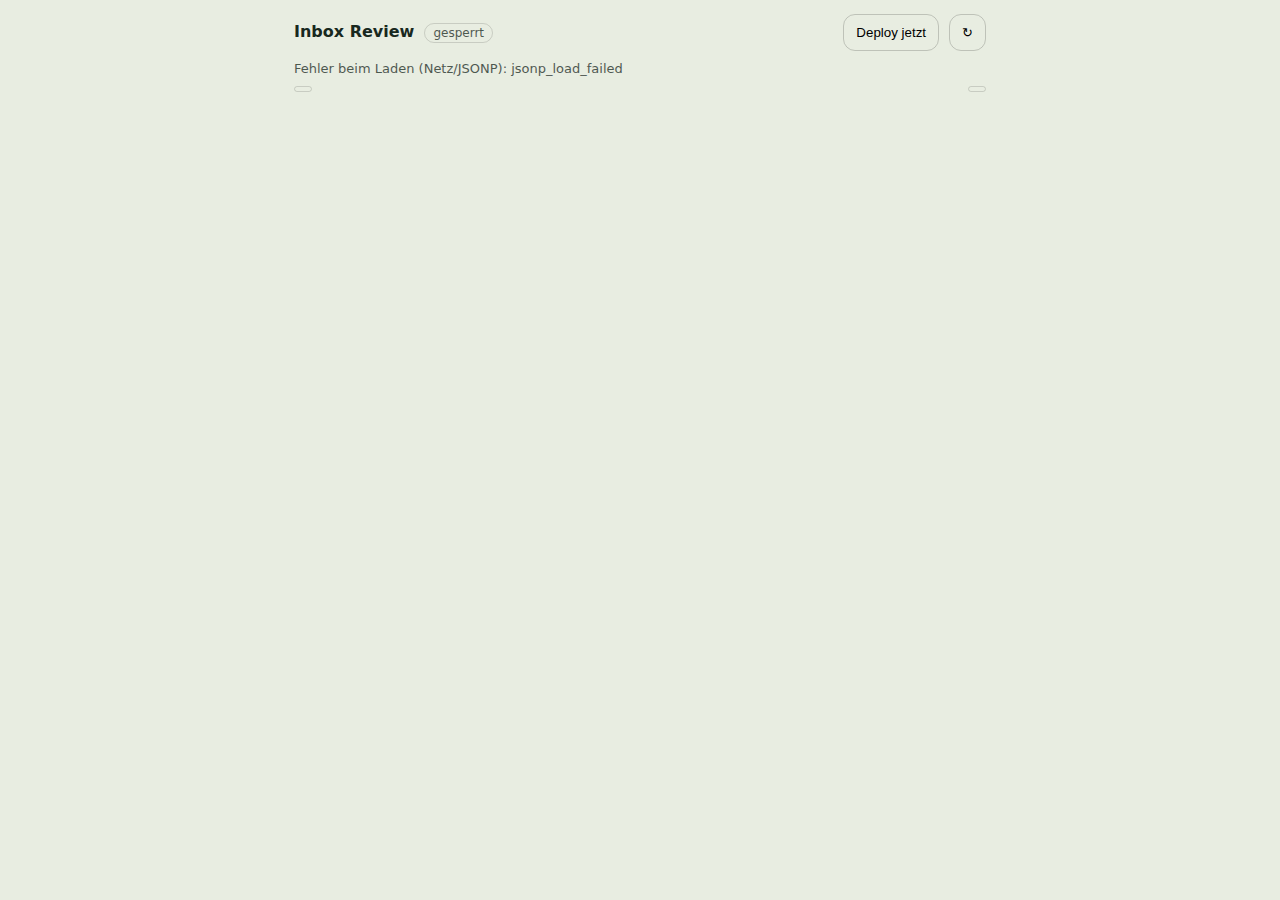
<file: inbox/index.html>
<!-- === BEGIN BLOCK: INBOX REVIEW PAGE (standalone, writeback-ready) ===
Zweck:
- Private Inbox-Review-Seite (nicht verlinkt)
- Lädt /data/inbox.json, filtert status=review
- Öffnen (url/source_url) + Übernehmen/Verwerfen per Apps-Script-Writeback
Umfang:
- Komplettes inbox/index.html inkl. Inline-JS
=== END BLOCK: INBOX REVIEW PAGE (standalone, writeback-ready) === -->
<!-- === BEGIN BLOCK: INBOX REVIEW PAGE (FINAL UI, storage-free) ===
Zweck:
- Finaler Daily-Review Screen: 1 Event gleichzeitig, maximal übersichtlich.
- Immer sichtbarer extrahierter Text (description).
- Auto-Unlock beim ersten Übernehmen/Verwerfen (Passwort-Prompt).
- Kein localStorage/sessionStorage (Tracking-Prevention kompatibel).
- API_URL fest verdrahtet.
Umfang:
- Komplette inbox/index.html (konsolidiert).
=== END BLOCK: INBOX REVIEW PAGE (FINAL UI, storage-free) === -->
<!doctype html>
<html lang="de">
<head>
  <meta charset="utf-8" />
  <meta name="viewport" content="width=device-width, initial-scale=1" />
  <title>Inbox Review</title>
  <link rel="stylesheet" href="../css/style.css" />
  <style>
    /* === BEGIN BLOCK: FINAL REVIEW UI CSS (minimal, readable) ===
       Zweck:
       - Max. Lesbarkeit & klare Hierarchie für schnelles Ja/Nein.
       - Keine Debug-/Setup-UI.
       Umfang:
       - Nur Styles für diese Seite.
    === END BLOCK: FINAL REVIEW UI CSS (minimal, readable) === */

    .wrap { max-width: 720px; margin: 0 auto; padding: 14px; }
    .top { display:flex; align-items:center; justify-content:space-between; gap:10px; }
    .brand { display:flex; align-items:baseline; gap:10px; }
    .title { font-weight: 700; }
    .pill { display:inline-block; padding: 2px 8px; border-radius: 999px; border: 1px solid rgba(0,0,0,.18); font-size: 12px; }
    .muted { opacity: .75; }
    .btn { padding: 10px 12px; border-radius: 12px; border: 1px solid rgba(0,0,0,.18); background: transparent; cursor: pointer; }
    .btn:disabled { opacity: .45; cursor: not-allowed; }
    .btn-good { border-color: rgba(0,120,0,.45); }
    .btn-bad { border-color: rgba(160,0,0,.45); }

    .status { margin-top: 10px; font-size: 13px; }
    .card { margin-top: 12px; border: 1px solid rgba(0,0,0,.12); border-radius: 16px; padding: 14px; background: rgba(255,255,255,.02); }
    .card h1 { margin: 0 0 10px 0; font-size: 18px; line-height: 1.25; }

    .meta { font-size: 14px; line-height: 1.35; margin: 0 0 10px 0; }
    .meta .line { margin: 3px 0; }

    .descTitle { margin: 10px 0 6px; font-size: 12px; letter-spacing: .02em; text-transform: uppercase; opacity: .8; }
    .desc { white-space: pre-wrap; font-size: 14px; line-height: 1.4; margin: 0 0 12px 0; }

    .actions { display:flex; gap:10px; flex-wrap:wrap; margin-top: 10px; }
    .actions .btn { flex: 1 1 160px; padding: 12px; font-size: 15px; }
    .sourceBtn { flex: 1 1 100%; }

    .footer { margin-top: 10px; display:flex; justify-content:space-between; gap:10px; flex-wrap:wrap; }
  </style>
</head>

<body>
  <main class="wrap">
    <div class="top">
      <div class="brand">
        <div class="title">Inbox Review</div>
        <span id="lockState" class="pill muted">gesperrt</span>
      </div>
      <div style="display:flex; gap:10px; flex-wrap:wrap;">
        <button id="deployBtn" class="btn" type="button">Deploy jetzt</button>
        <button id="reloadBtn" class="btn" type="button" aria-label="Reload">↻</button>
      </div>
    </div>

    <div id="statusLine" class="status muted"></div>

    <section id="one"></section>

    <div class="footer">
      <span id="progressLeft" class="pill muted"></span>
      <span id="progressRight" class="pill muted"></span>
    </div>
  </main>

  <script>
    // === BEGIN BLOCK: FINAL REVIEW LOGIC (storage-free, fixed API, auto-unlock) ===
    // Zweck:
    // - Lädt /data/inbox.json, filtert status=review
    // - Zeigt immer genau 1 Event
    // - description immer sichtbar
    // - Auto-Unlock beim ersten Approve/Reject (Passwort-Prompt)
    // - Token nur im RAM (solange Tab offen)
    // Umfang:
    // - Vollständige Logik für diese Seite (konsolidiert)
    // === END BLOCK: FINAL REVIEW LOGIC (storage-free, fixed API, auto-unlock) ===

    const API_URL  = "https://script.google.com/macros/s/AKfycbxU3MYnINbhk-1XFehzGRYeto3f4BH9fyL6RmMlQPwmTt_wciHoESRo27nx1-KSIAos/exec";

    const elOne = document.getElementById("one");
    const elStatus = document.getElementById("statusLine");
    const elLock = document.getElementById("lockState");
    const elLeft = document.getElementById("progressLeft");
    const elRight = document.getElementById("progressRight");

    let queue = [];
    let current = null;
    let totalLoaded = 0;

    // Token nur im RAM (keine Storage APIs)
    let sessionToken = "";

    document.getElementById("reloadBtn").addEventListener("click", () => loadAndShow());
    document.getElementById("deployBtn").addEventListener("click", async () => {
      const ok = await ensureUnlocked();
      if (!ok) return;
      await triggerDeploy();
    });
document.getElementById("deployBtn").addEventListener("click", async () => {
  const ok = await ensureUnlocked();
  if (!ok) return;
  await triggerDeploy();
});

    function setStatus(msg) {
      elStatus.textContent = msg || "";
    }

    function isUnlocked() {
      return !!sessionToken;
    }

    function refreshLock() {
      if (isUnlocked()) {
        elLock.textContent = "entsperrt";
        elLock.classList.remove("muted");
      } else {
        elLock.textContent = "gesperrt";
        elLock.classList.add("muted");
      }
    }

    async function loadAndShow() {
      setStatus("Lade …");
      elOne.innerHTML = "";
      queue = [];
      current = null;
      totalLoaded = 0;

      try {
        const res = await jsonp(API_URL, { action: "listReview" });

        if (!res || !res.ok) {
          const err = (res && (res.error || res.detail || JSON.stringify(res))) || "unknown_error";
          setStatus("Fehler beim Laden: " + err);
          elLeft.textContent = "";
          elRight.textContent = "";
          refreshLock();
          return;
        }

        queue = Array.isArray(res.items) ? res.items : [];
        totalLoaded = Number(res.total || queue.length || 0);

        refreshLock();
        setStatus(queue.length ? "" : "Keine review-items.");

        showNext(totalLoaded);
      } catch (e) {
        console.error(e);
        setStatus("Fehler beim Laden (Netz/JSONP): " + (e && e.message ? e.message : e));
        elLeft.textContent = "";
        elRight.textContent = "";
        refreshLock();
      }
    }

    function showNext(totalCount) {
      current = queue.shift() || null;
      renderCurrent(totalCount);
    }

    function renderCurrent(totalCount) {
      refreshLock();

      const remaining = queue.length + (current ? 1 : 0);
      elLeft.textContent = remaining ? `${remaining} übrig` : `0 übrig`;
      elRight.textContent = totalCount ? `Inbox: ${totalCount}` : "";

      if (!current) {
        elOne.innerHTML = `
          <div class="card">
            <h1>Fertig 🎉</h1>
            <div class="muted">↻ zum Neuladen.</div>
          </div>
        `;
        return;
      }

      const it = current;

      // Meta: klar & schnell scanbar
      const dateTime = [
        (it.date || "").trim(),
        (it.time || "").trim()
      ].filter(Boolean).join(" · ");

      const placeLine = [
        (it.city || "").trim(),
        (it.location || "").trim()
      ].filter(Boolean).join(" — ");

      const sourceLine = (it.source_name || "").trim();
      const desc = (it.description || "").trim();

      const urlToOpen = (it.url || it.source_url || "").trim();
      const openDisabled = !urlToOpen;

      elOne.innerHTML = `
        <article class="card">
          <h1>${escapeHtml(it.title || "(ohne Titel)")}</h1>

          <div class="meta">
            ${dateTime ? `<div class="line">📅 ${escapeHtml(dateTime)}</div>` : ``}
            ${placeLine ? `<div class="line">📍 ${escapeHtml(placeLine)}</div>` : ``}
            ${sourceLine ? `<div class="line muted">Quelle: <strong>${escapeHtml(sourceLine)}</strong></div>` : ``}
          </div>

          <div class="descTitle">Extrahierter Text</div>
          <p class="desc">${escapeHtml(desc || "(kein Text vorhanden)")}</p>

          <div class="actions">
            <button id="btnOpen" class="btn sourceBtn" type="button" ${openDisabled ? "disabled" : ""}>Quelle öffnen</button>
            <button id="btnNo" class="btn btn-bad" type="button">❌ Verwerfen</button>
            <button id="btnOk" class="btn btn-good" type="button">✅ Übernehmen</button>
          </div>

          ${isUnlocked() ? `` : `<div class="muted" style="margin-top:10px;">Beim ersten Klick auf Übernehmen/Verwerfen wird einmal nach Passwort gefragt.</div>`}
        </article>
      `;

      document.getElementById("btnOpen").addEventListener("click", () => {
        if (!urlToOpen) return;
        window.open(urlToOpen, "_blank", "noopener,noreferrer");
      });

      document.getElementById("btnOk").addEventListener("click", () => approveReject("übernehmen"));
      document.getElementById("btnNo").addEventListener("click", () => approveReject("verworfen"));
    }

    async function approveReject(status) {
      if (!current) return;

      const ok = await ensureUnlocked();
      if (!ok) return;

      await writeStatus(current, status);
    }

    async function ensureUnlocked() {
      if (isUnlocked()) return true;

      const pw = prompt("Passwort (einmal pro Session):");
      if (!pw) return false;

      try {
        const res = await jsonp(API_URL, { action: "unlock", password: pw });
        if (!res || !res.ok || !res.token) {
          setStatus("Unlock fehlgeschlagen.");
          return false;
        }
        sessionToken = String(res.token || "");
        refreshLock();
        setStatus("");
        return true;
      } catch (e) {
        console.error(e);
        setStatus("Unlock fehlgeschlagen.");
        return false;
      }
    }

    function writeStatus(it, newStatus) {
      return new Promise(async (resolve) => {
        if (!it.row_number) {
          alert("Fehlt: row_number im Feed. Bitte Deploy prüfen.");
          return resolve();
        }

        const btnOk = document.getElementById("btnOk");
        const btnNo = document.getElementById("btnNo");
        const btnOpen = document.getElementById("btnOpen");
        const btnDeploy = document.getElementById("deployBtn");
        if (btnOk) btnOk.disabled = true;
        if (btnNo) btnNo.disabled = true;
        if (btnOpen) btnOpen.disabled = true;
        if (btnDeploy) btnDeploy.disabled = true;

        try {
          const isApprove = String(newStatus) === "übernehmen";

          const res = await jsonp(API_URL, isApprove ? {
            action: "approve",
            token: sessionToken,
            row_number: String(it.row_number)
          } : {
            action: "setStatus",
            token: sessionToken,
            row_number: String(it.row_number),
            status: String(newStatus)
          });

          if (res && res.ok) {
            setStatus(isApprove ? "Übernommen." : "Verworfen.");
            await loadAndShow();
            return resolve();
          }

          const err = (res && (res.error || res.detail || JSON.stringify(res))) || "unknown_error";

          if (res && (res.error === "invalid_or_expired_token" || res.error === "missing_token")) {
            sessionToken = "";
            refreshLock();
            setStatus("Token ungültig/abgelaufen – bitte erneut klicken.");
            renderCurrent(totalLoaded);
            return resolve();
          }

          setStatus("Serverfehler: " + err);
          renderCurrent(totalLoaded);
          return resolve();

        } catch (e) {
          console.error(e);
          setStatus("Fehler beim Schreiben (Netz/JSONP): " + (e && e.message ? e.message : e));
          renderCurrent(totalLoaded);
          return resolve();
        } finally {
          if (btnOk) btnOk.disabled = false;
          if (btnNo) btnNo.disabled = false;
          if (btnOpen) btnOpen.disabled = false;
          if (btnDeploy) btnDeploy.disabled = false;
        }
      });
    }

    async function triggerDeploy() {
      const btnDeploy = document.getElementById("deployBtn");
      if (btnDeploy) btnDeploy.disabled = true;

      try {
        setStatus("Deploy wird gestartet …");

        const res = await jsonp(API_URL, {
          action: "deploy",
          token: sessionToken
        });

        if (res && res.ok) {
          setStatus("Deploy gestartet.");
          return;
        }

        const err = (() => {
          if (!res) return "unknown_error";
          if (res.error === "deploy_internal_error" && res.detail) {
            return res.error + ": " + res.detail;
          }
          return res.error || res.detail || JSON.stringify(res);
        })();

        if (res && (res.error === "invalid_or_expired_token" || res.error === "missing_token")) {
          sessionToken = "";
          refreshLock();
          setStatus("Token ungültig/abgelaufen – bitte erneut klicken.");
          return;
        }

        setStatus("Deploy-Fehler: " + err);
      } catch (e) {
        console.error(e);
        setStatus("Fehler beim Deploy (Netz/JSONP): " + (e && e.message ? e.message : e));
      } finally {
        if (btnDeploy) btnDeploy.disabled = false;
      }
    }

    function escapeHtml(s) {
      return String(s || "")
        .replaceAll("&", "&amp;")
        .replaceAll("<", "&lt;")
        .replaceAll(">", "&gt;")
        .replaceAll('"', "&quot;")
        .replaceAll("'", "&#039;");
    }

    // JSONP, damit Unlock robust ohne CORS-Header funktioniert
    function jsonp(apiUrl, params) {
      return new Promise((resolve, reject) => {
        const cbName = "__inbox_cb_" + Math.random().toString(16).slice(2);
        const qs = new URLSearchParams(params || {});
        qs.set("callback", cbName);

        const src = apiUrl.replace(/\/exec.*$/, "/exec") + "?" + qs.toString() + "&t=" + Date.now();
        const script = document.createElement("script");

        window[cbName] = (data) => {
          cleanup();
          resolve(data);
        };

        script.onerror = () => {
          cleanup();
          reject(new Error("jsonp_load_failed"));
        };

        function cleanup() {
          try { delete window[cbName]; } catch (_) { window[cbName] = undefined; }
          if (script.parentNode) script.parentNode.removeChild(script);
        }

        script.src = src;
        document.body.appendChild(script);
      });
    }

    // Init
    (function init() {
      refreshLock();
      loadAndShow().catch(err => {
        console.error(err);
        setStatus("Fehler beim Laden.");
      });
    })();
  </script>
</body>
</html>
</file>
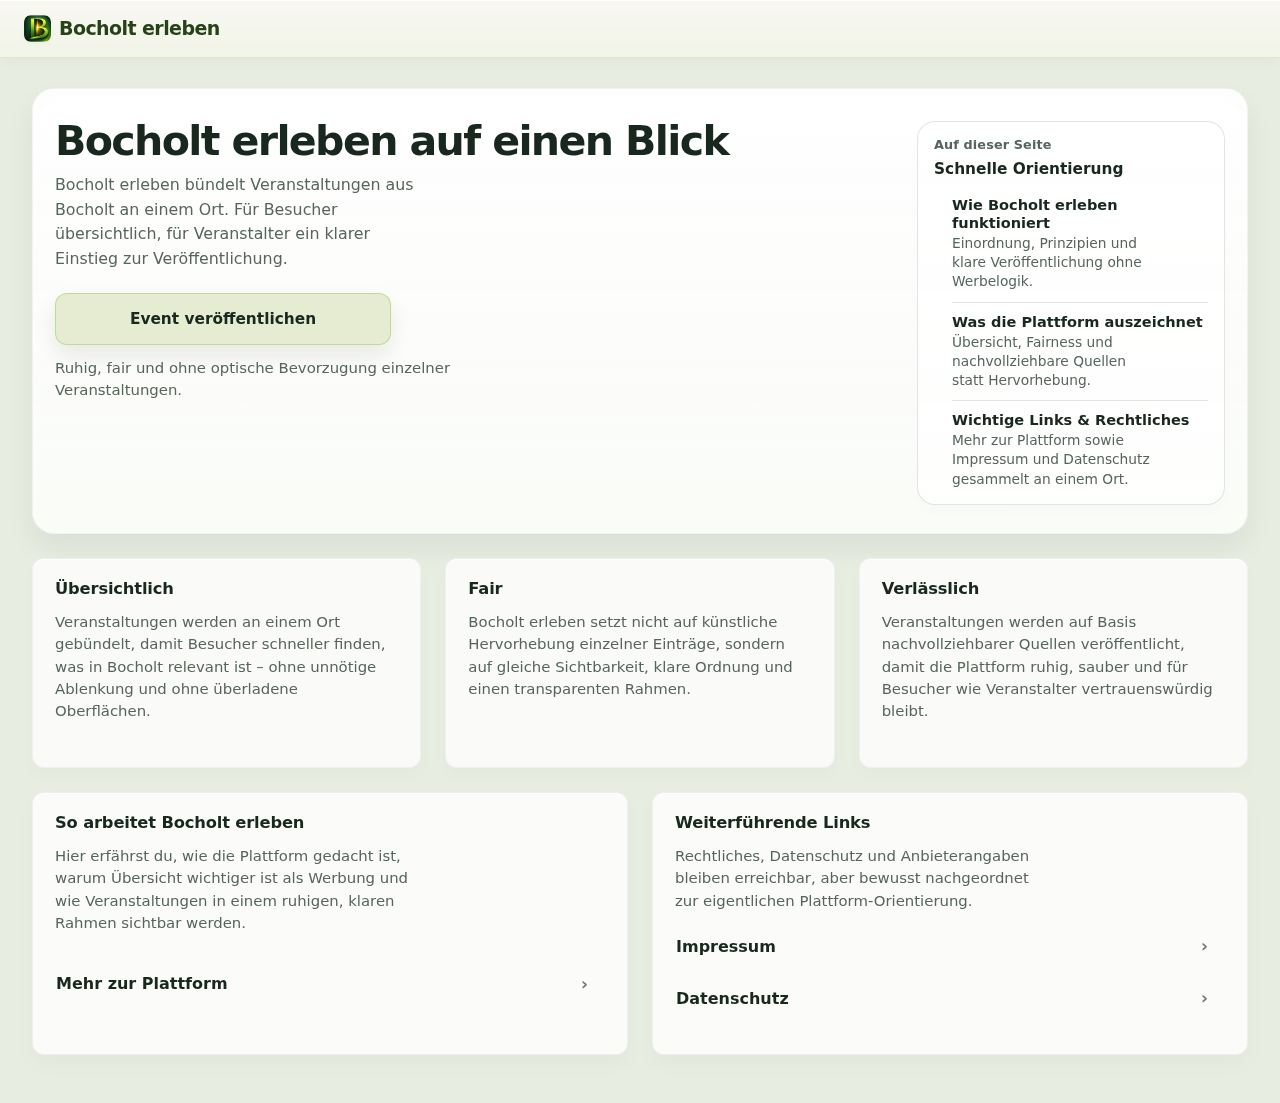
<file: info/index.html>
<!DOCTYPE html>
<html lang="de">
<head>
  <!-- === BEGIN BLOCK: SEO BASICS (info hub) ===
  Zweck: Basis-SEO für die Info-Hub-Seite (App-typischer Einstieg).
  Umfang: Gesamter <head>-Bereich dieser Datei.
  === -->
  <meta charset="UTF-8">
  <meta name="viewport" content="width=device-width, initial-scale=1.0">

  <title>Info – Bocholt erleben</title>
  <meta name="description" content="Info zu Bocholt erleben: Über die Plattform, Für Veranstalter, Events veröffentlichen und rechtliche Seiten.">

  <link rel="canonical" href="https://bocholt-erleben.de/info/">
<link rel="stylesheet" href="/css/style.css?v=2">
  <!-- === END BLOCK: SEO BASICS (info hub) === -->
</head>

<body>
  <!-- === BEGIN BLOCK: INFO_PAGE_REFERENCE_V9 | Zweck: hebt /info/ auf einen klaren 3-Abschnitt-Infohub mit 2-Zonen-Hero, geschärften Kernversprechen und kombinierter Abschlusszone; Umfang: ersetzt den kompletten <body>-Inhalt dieser Datei === -->
  <header class="app-header">
    <a class="header-left subpage-brand-link" href="/" aria-label="Zur Startseite">
      <img
        src="/icons/app/icon-192.png"
        alt="Bocholt erleben Logo"
        class="app-logo"
      >
      <span class="app-title">Bocholt erleben</span>
    </a>
  </header>

  <main class="page page--info">
    <header class="content-hero content-hero--panel">
      <div class="info-hero-layout">
        <div class="info-hero-main">
          <h1>Bocholt erleben auf einen Blick</h1>

          <p class="content-lead">
            Bocholt erleben bündelt Veranstaltungen aus Bocholt an einem Ort.
            Für Besucher übersichtlich, für Veranstalter ein klarer Einstieg zur Veröffentlichung.
          </p>

          <div class="content-actions content-actions--spaced content-actions--inline">
            <a class="content-cta content-cta--primary" href="/events-veroeffentlichen/">
              Event veröffentlichen
            </a>
          </div>

          <p class="content-note">
            Ruhig, fair und ohne optische Bevorzugung einzelner Veranstaltungen.
          </p>
        </div>

        <aside class="info-hero-side" aria-labelledby="info-hero-side-title">
          <p class="info-hero-side-kicker">Auf dieser Seite</p>
          <h2 id="info-hero-side-title">Schnelle Orientierung</h2>

          <ul class="info-hero-points" aria-label="Orientierung">
            <li>
              <strong>Wie Bocholt erleben funktioniert</strong>
              <span>Einordnung, Prinzipien und klare Veröffentlichung ohne Werbelogik.</span>
            </li>
            <li>
              <strong>Was die Plattform auszeichnet</strong>
              <span>Übersicht, Fairness und nachvollziehbare Quellen statt Hervorhebung.</span>
            </li>
            <li>
              <strong>Wichtige Links &amp; Rechtliches</strong>
              <span>Mehr zur Plattform sowie Impressum und Datenschutz gesammelt an einem Ort.</span>
            </li>
          </ul>
        </aside>
      </div>
    </header>

    <section class="info-grid info-grid--principles" aria-label="Wofür Bocholt erleben steht">
      <article class="content-card content-card--principle" aria-labelledby="info-principle-clear">
        <h2 id="info-principle-clear">Übersichtlich</h2>

        <p class="content-note">
          Veranstaltungen werden an einem Ort gebündelt, damit Besucher schneller finden,
          was in Bocholt relevant ist – ohne unnötige Ablenkung und ohne überladene Oberflächen.
        </p>
      </article>

      <article class="content-card content-card--principle" aria-labelledby="info-principle-fair">
        <h2 id="info-principle-fair">Fair</h2>

        <p class="content-note">
          Bocholt erleben setzt nicht auf künstliche Hervorhebung einzelner Einträge,
          sondern auf gleiche Sichtbarkeit, klare Ordnung und einen transparenten Rahmen.
        </p>
      </article>

      <article class="content-card content-card--principle" aria-labelledby="info-principle-reliable">
        <h2 id="info-principle-reliable">Verlässlich</h2>

        <p class="content-note">
          Veranstaltungen werden auf Basis nachvollziehbarer Quellen veröffentlicht,
          damit die Plattform ruhig, sauber und für Besucher wie Veranstalter vertrauenswürdig bleibt.
        </p>
      </article>
    </section>

    <section class="info-grid info-grid--two" aria-label="Vertiefung und weiterführende Links">
      <article class="content-card" aria-labelledby="info-platform">
        <h2 id="info-platform">So arbeitet Bocholt erleben</h2>

        <p class="content-note">
          Hier erfährst du, wie die Plattform gedacht ist, warum Übersicht wichtiger ist
          als Werbung und wie Veranstaltungen in einem ruhigen, klaren Rahmen sichtbar werden.
        </p>

        <nav class="content-links" aria-label="Vertiefung">
          <a class="content-link" href="/ueber/">Mehr zur Plattform</a>
        </nav>
      </article>

      <article class="content-card" aria-labelledby="info-links">
        <h2 id="info-links">Weiterführende Links</h2>

        <p class="content-note">
          Rechtliches, Datenschutz und Anbieterangaben bleiben erreichbar,
          aber bewusst nachgeordnet zur eigentlichen Plattform-Orientierung.
        </p>

        <nav class="content-links" aria-label="Weiterführende Links">
          <a class="content-link" href="/impressum/">Impressum</a>
          <a class="content-link" href="/datenschutz/">Datenschutz</a>
        </nav>
      </article>
    </section>
  </main>
  <!-- === END BLOCK: INFO_PAGE_REFERENCE_V9 === -->
</body>
</html>
</file>
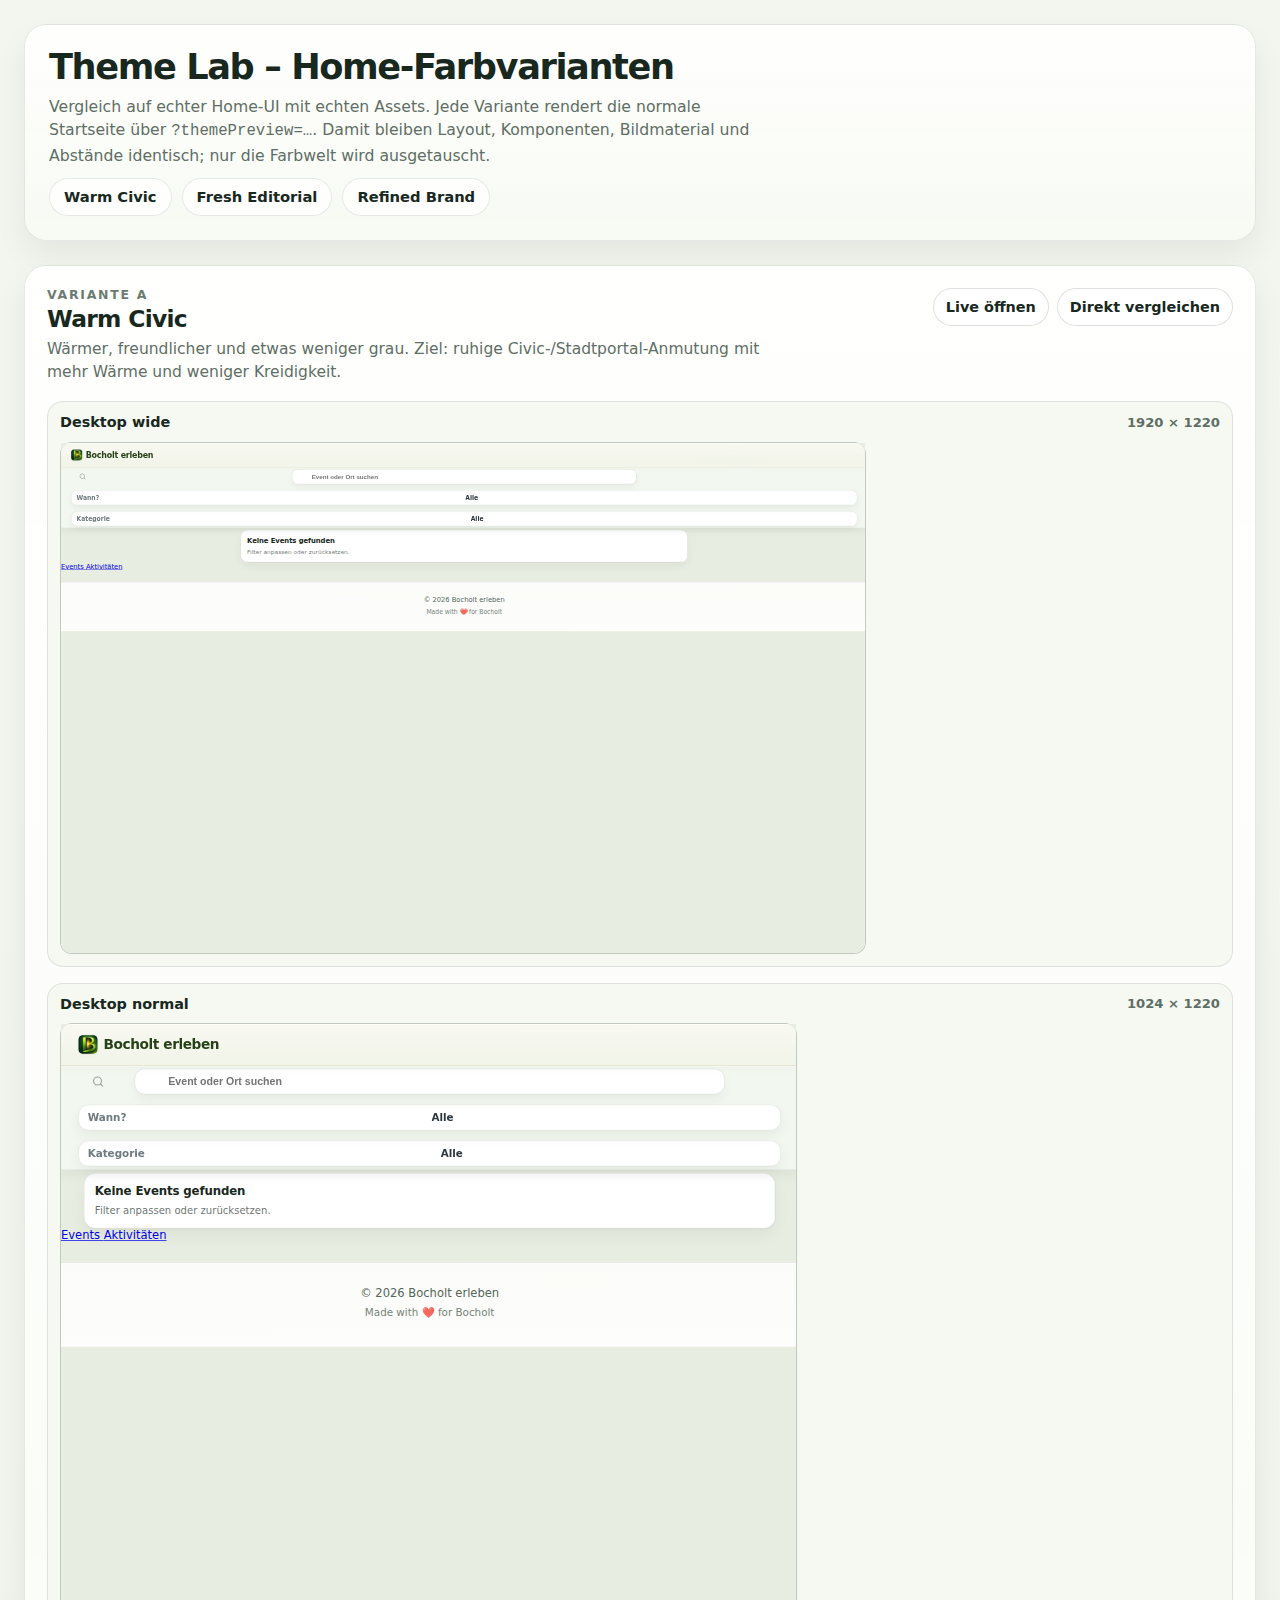
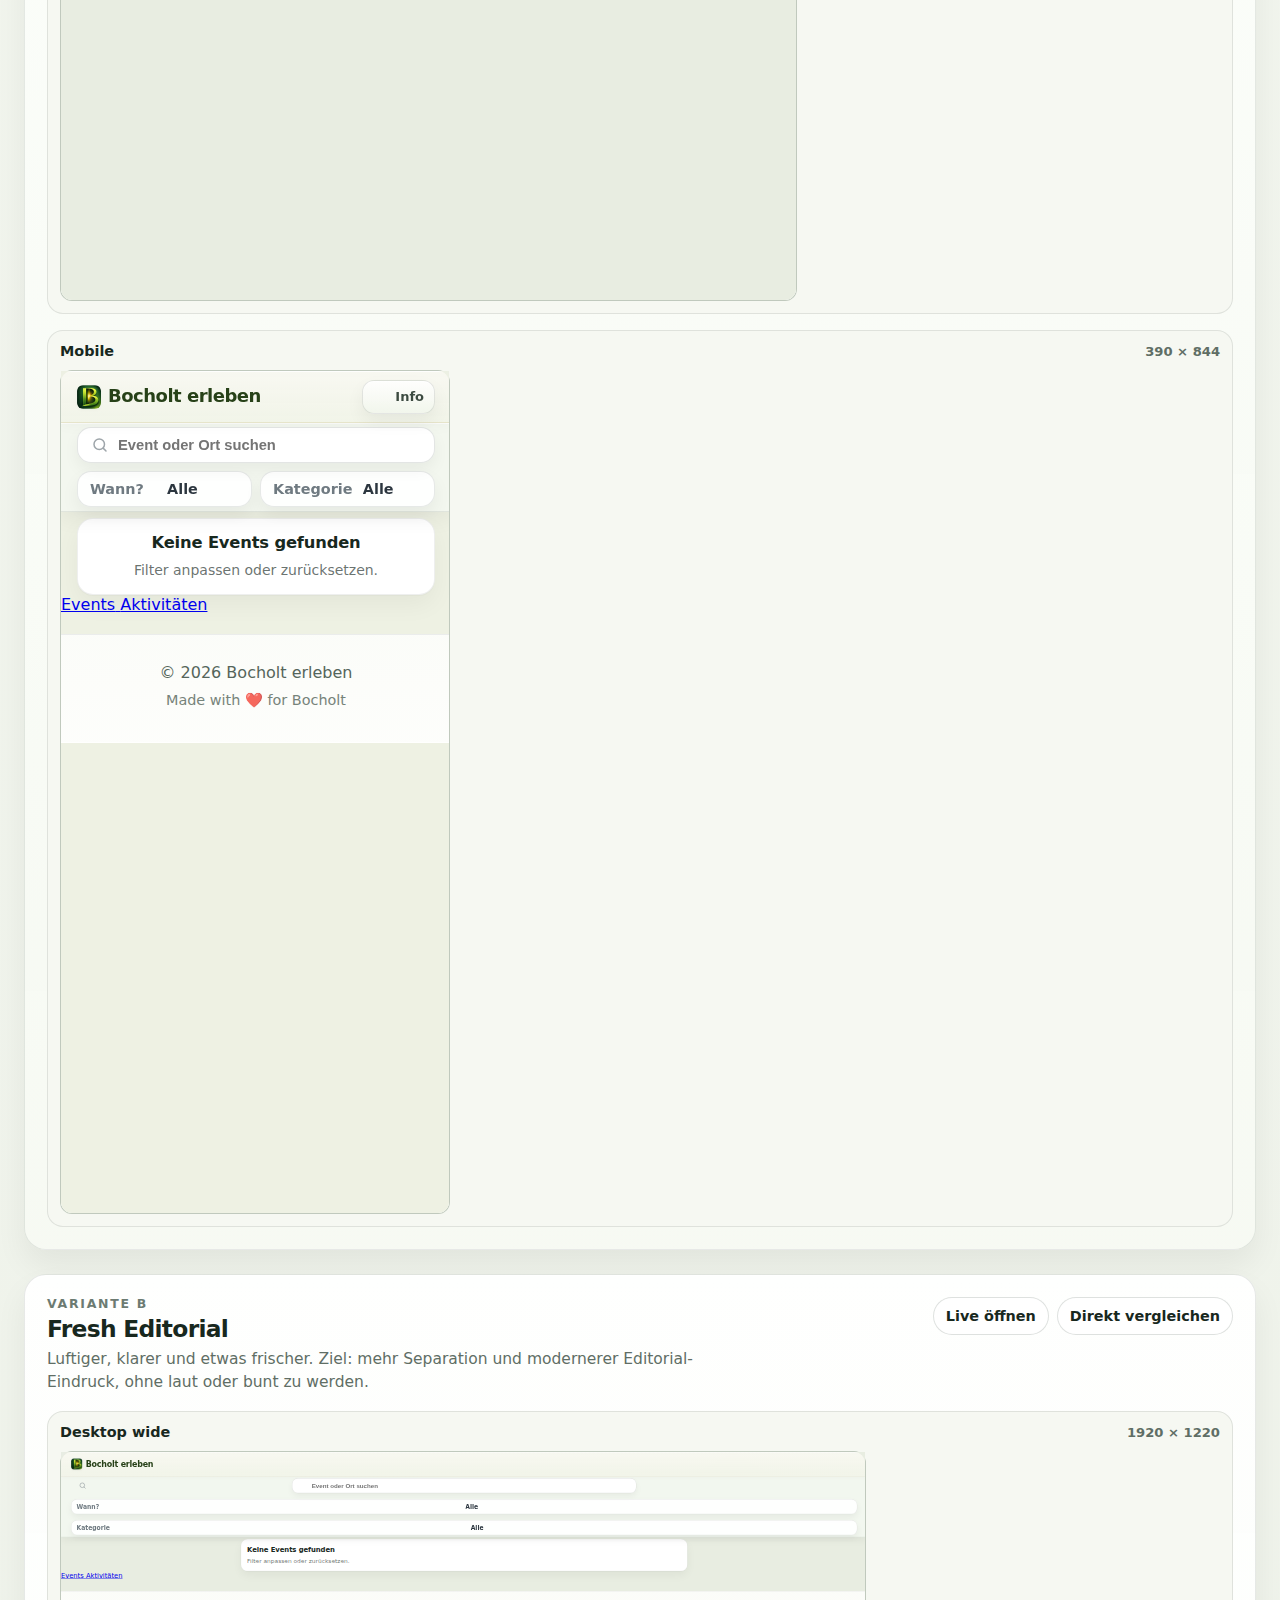
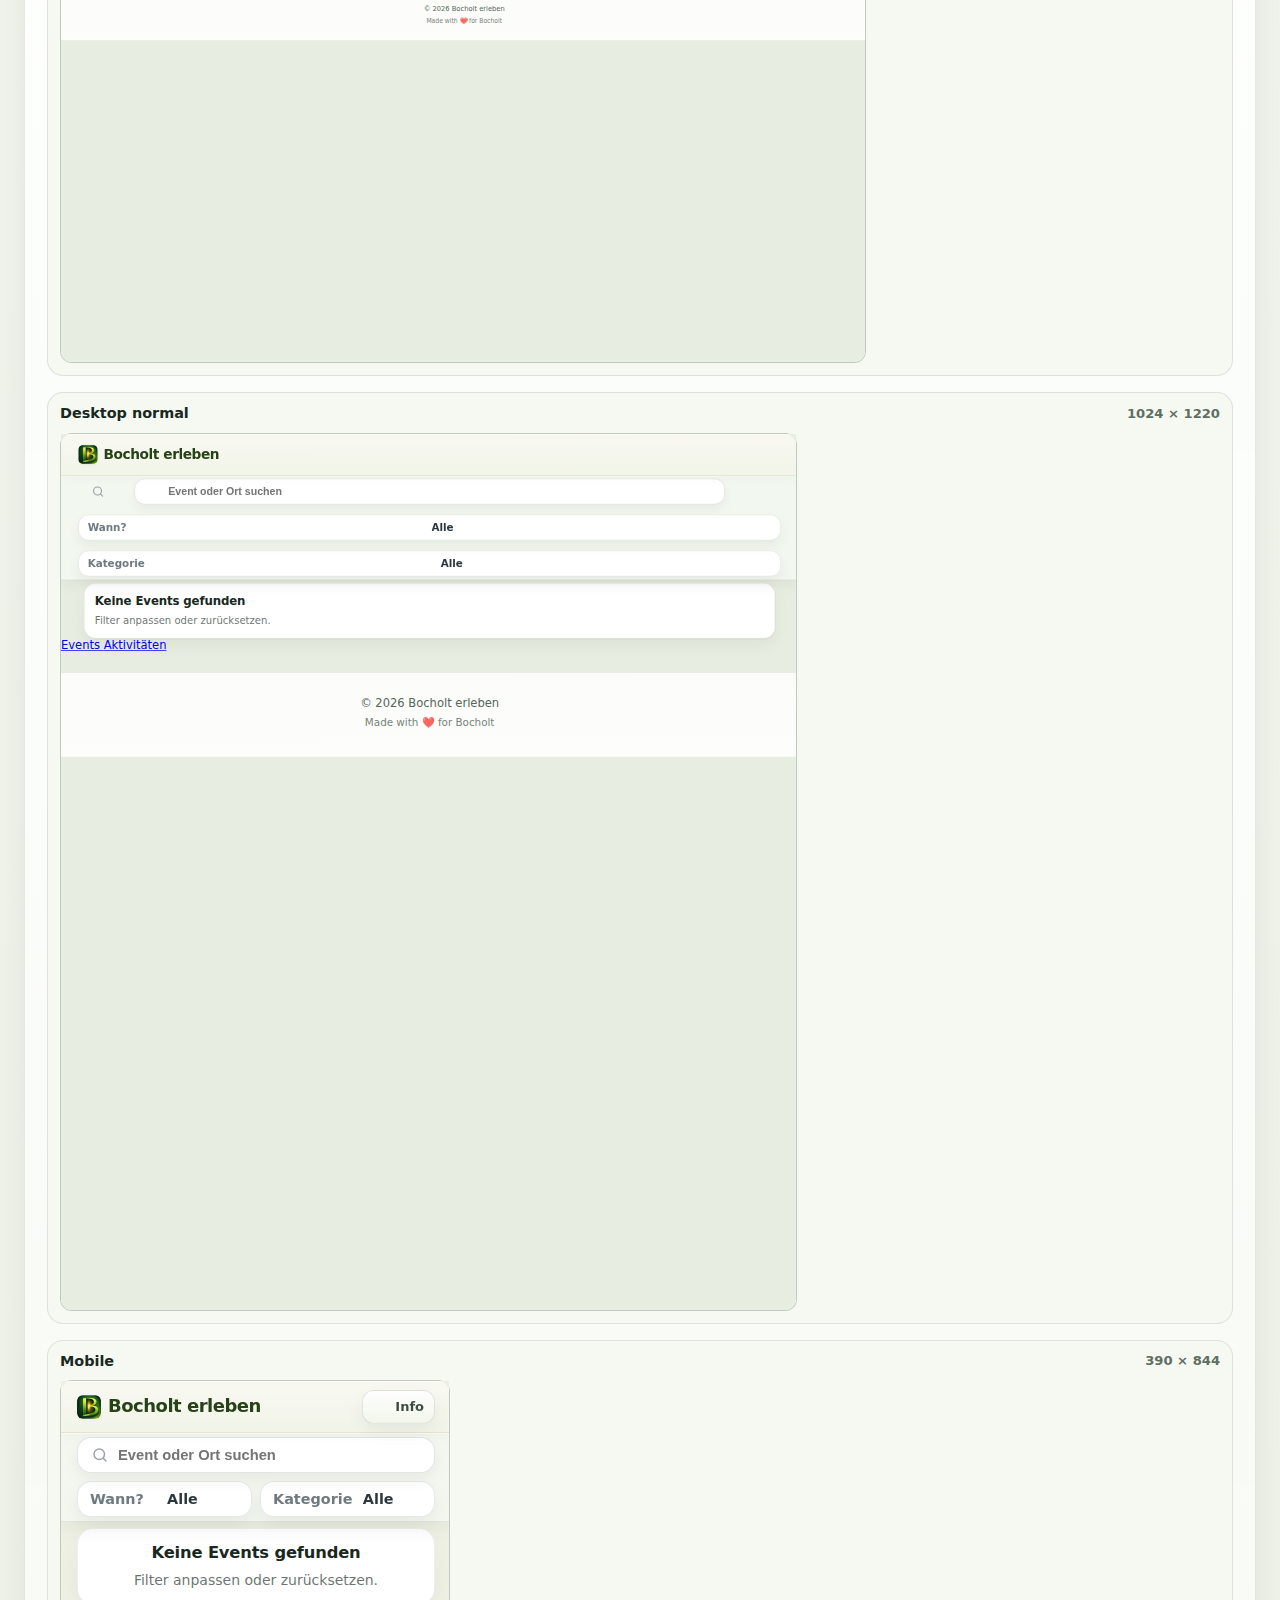
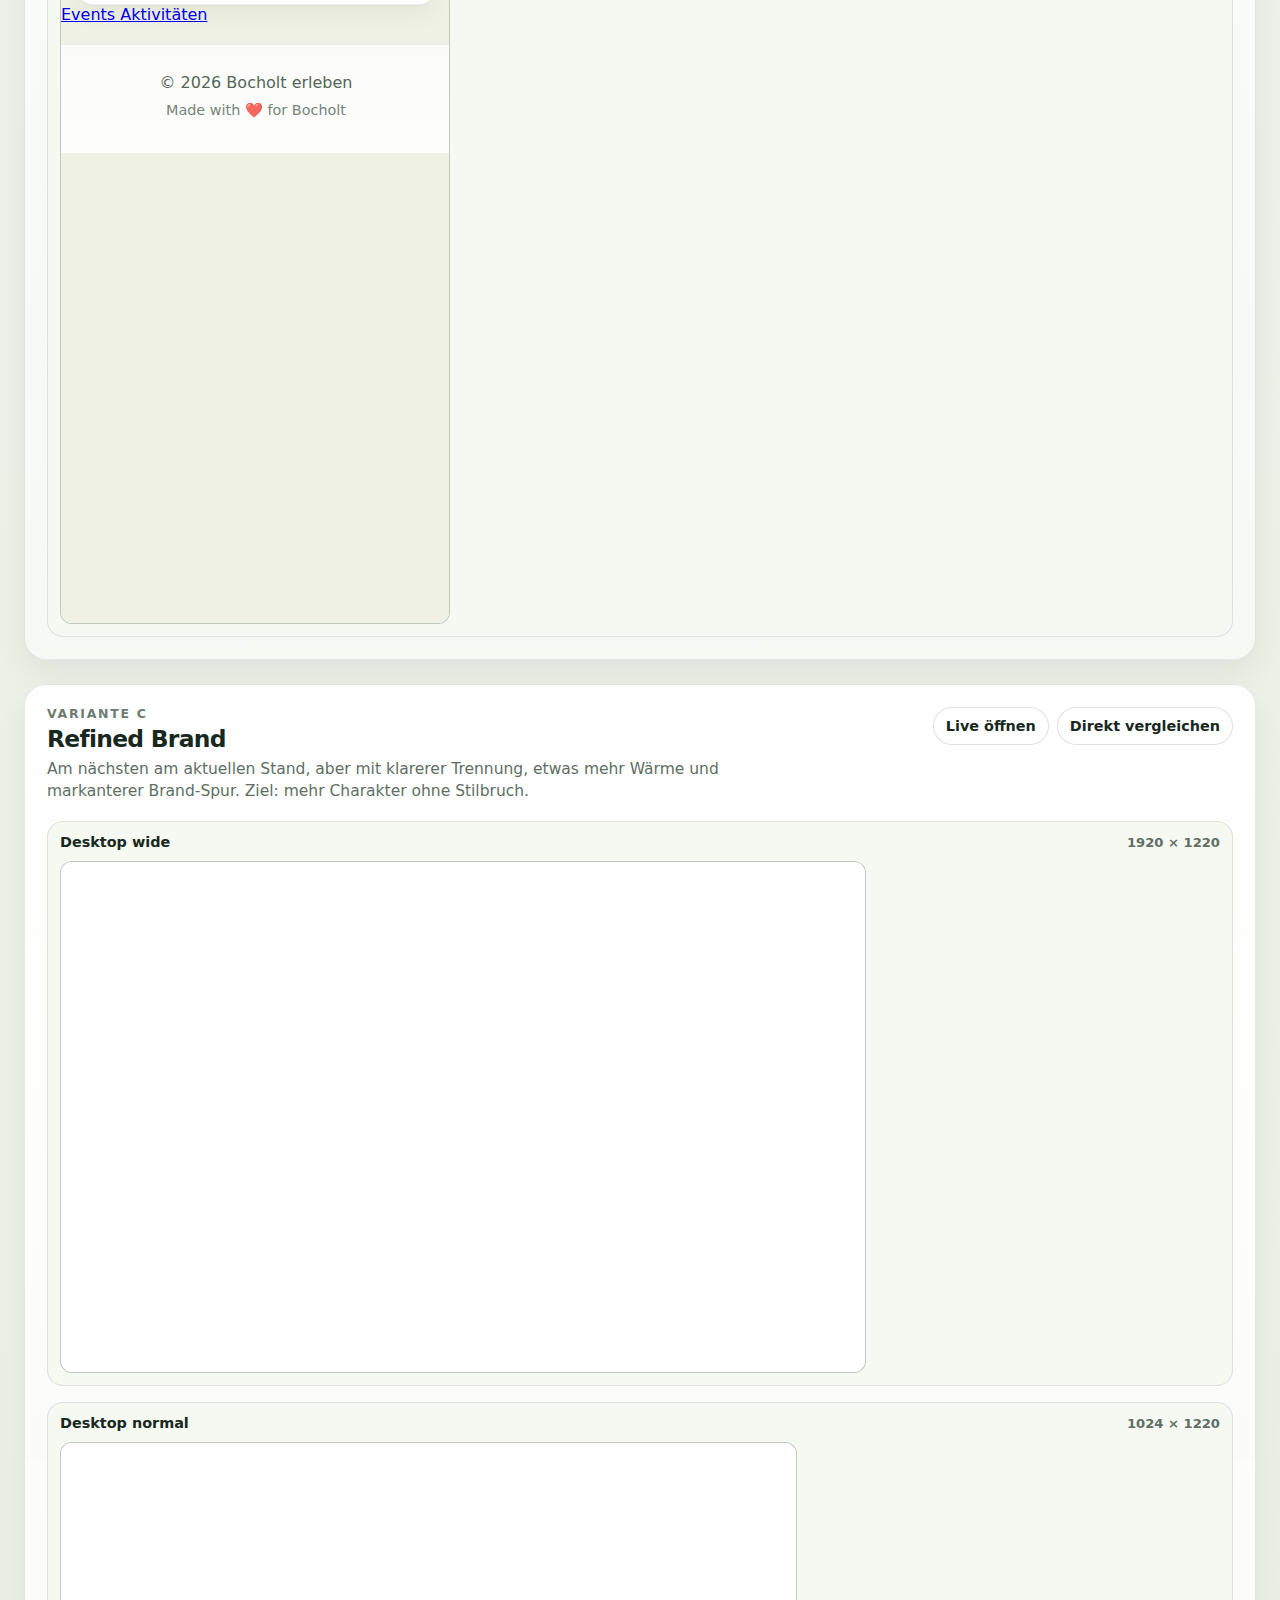
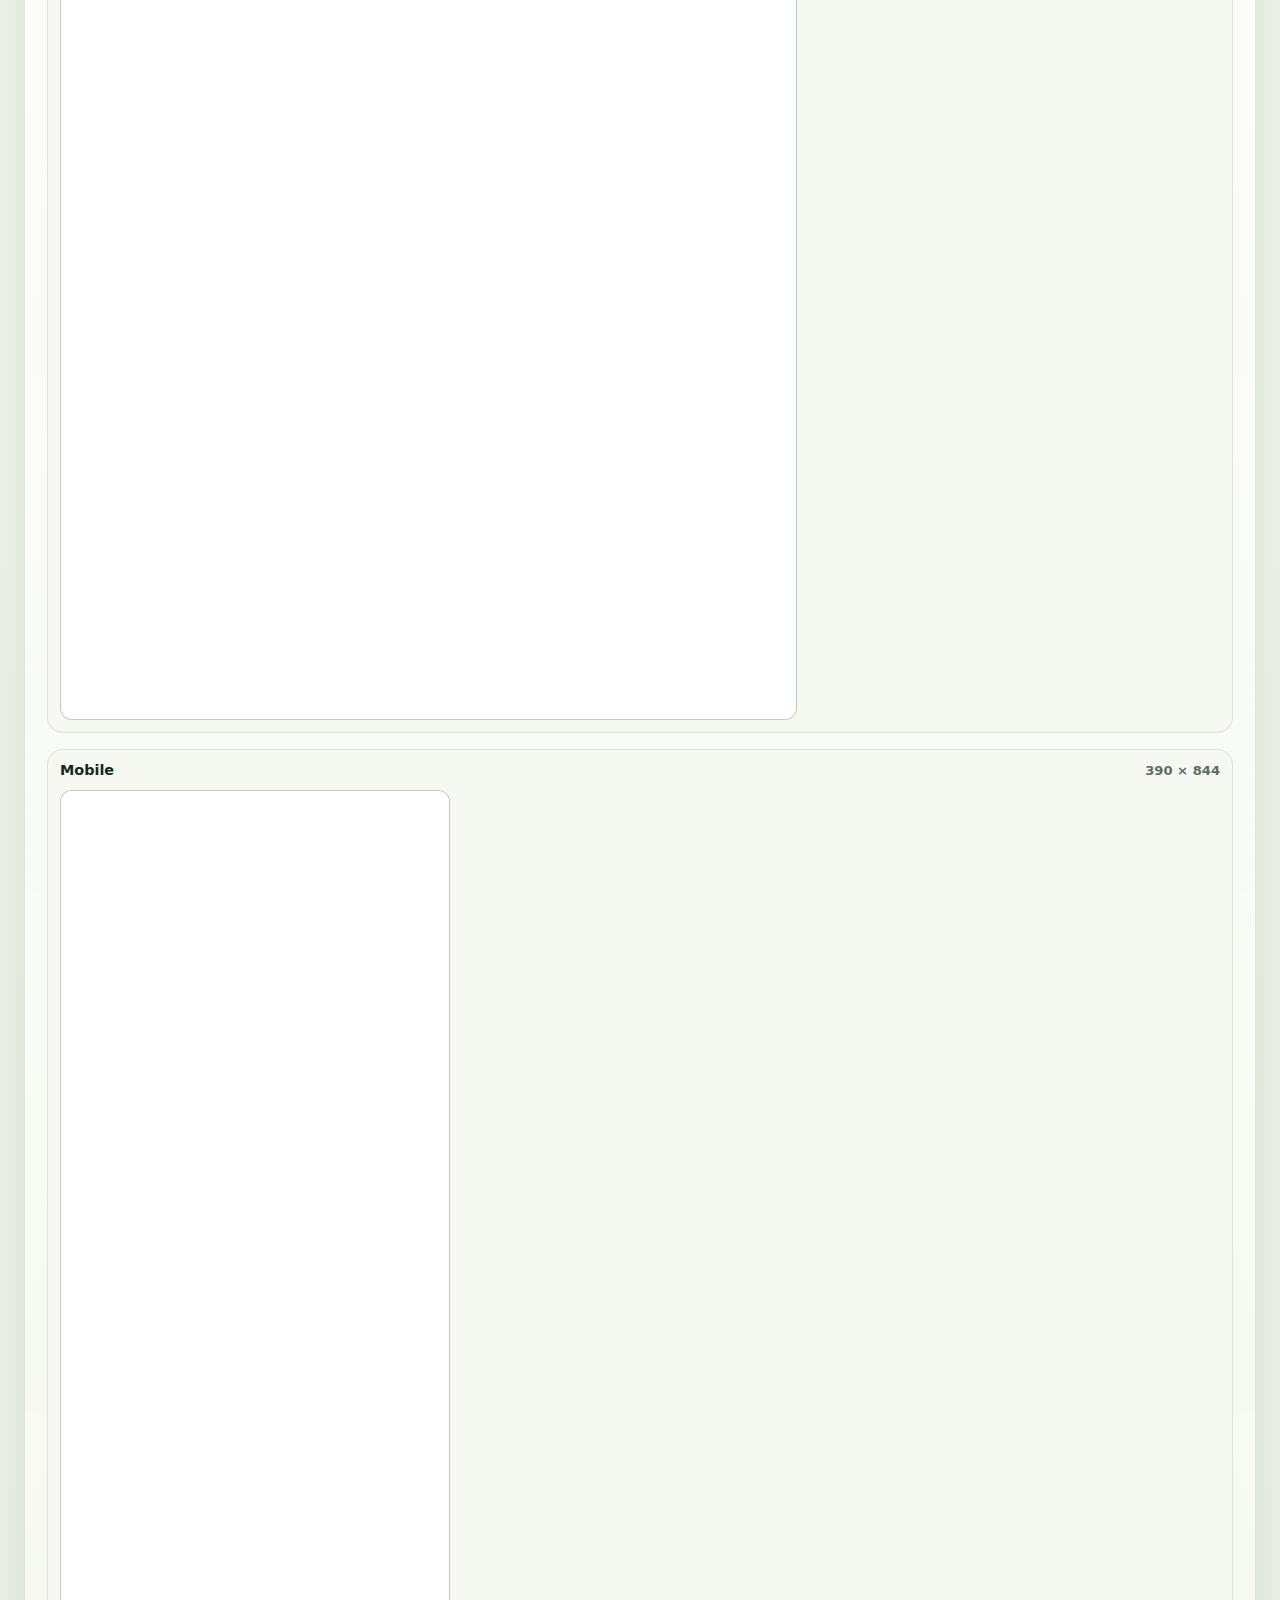
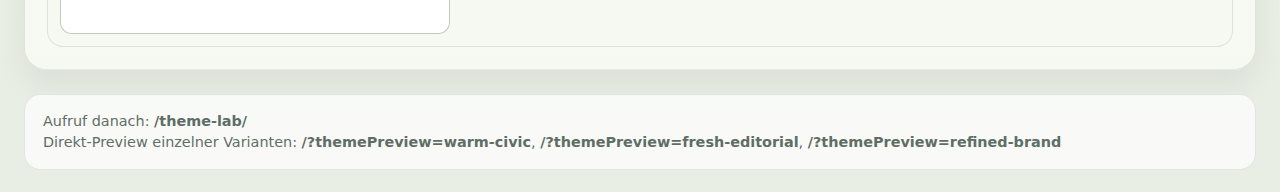
<file: theme-lab/index.html>
<!DOCTYPE html>
<html lang="de">
<head>
  <meta charset="UTF-8">
  <meta name="viewport" content="width=device-width, initial-scale=1.0">
  <meta name="robots" content="noindex,nofollow">
  <title>Bocholt erleben – Theme Lab</title>
  <style>
    :root{
      color-scheme: light;
      --lab-bg: #eef2ea;
      --lab-surface: #ffffff;
      --lab-surface-soft: #f6f8f2;
      --lab-border: rgba(24,40,30,0.10);
      --lab-border-strong: rgba(24,40,30,0.14);
      --lab-text: #18281E;
      --lab-text-soft: #5F6E65;
      --lab-shadow:
        0 1px 0 rgba(255,255,255,0.88) inset,
        0 16px 32px rgba(10,24,16,0.06);
      --lab-radius-xl: 22px;
      --lab-radius-lg: 16px;
      --lab-radius-md: 12px;
    }

    *{ box-sizing: border-box; }

    html, body{
      margin: 0;
      padding: 0;
      font-family: system-ui, -apple-system, BlinkMacSystemFont, "Segoe UI", sans-serif;
      color: var(--lab-text);
      background: linear-gradient(180deg, #f3f6ef 0%, #e9eee4 100%);
    }

    body{
      padding: 24px;
    }

    .lab-shell{
      max-width: 1760px;
      margin: 0 auto;
      display: grid;
      gap: 24px;
    }

    .lab-header{
      display: grid;
      gap: 10px;
      padding: 24px;
      border: 1px solid var(--lab-border);
      border-radius: var(--lab-radius-xl);
      background: linear-gradient(180deg, rgba(255,255,255,0.94) 0%, rgba(247,250,243,0.92) 100%);
      box-shadow: var(--lab-shadow);
    }

    .lab-header h1{
      margin: 0;
      font-size: clamp(1.8rem, 1.4rem + 1vw, 2.5rem);
      line-height: 1.02;
      letter-spacing: -0.04em;
    }

    .lab-header p{
      margin: 0;
      max-width: 72ch;
      color: var(--lab-text-soft);
      font-size: 0.98rem;
      line-height: 1.5;
    }

    .lab-nav{
      display: flex;
      flex-wrap: wrap;
      gap: 10px;
    }

    .lab-nav a{
      display: inline-flex;
      align-items: center;
      min-height: 38px;
      padding: 0 14px;
      border: 1px solid var(--lab-border);
      border-radius: 999px;
      background: rgba(255,255,255,0.78);
      color: var(--lab-text);
      text-decoration: none;
      font-size: 0.92rem;
      font-weight: 700;
    }

    .lab-variant{
      display: grid;
      gap: 18px;
      padding: 22px;
      border: 1px solid var(--lab-border);
      border-radius: var(--lab-radius-xl);
      background: linear-gradient(180deg, rgba(255,255,255,0.94) 0%, rgba(247,250,243,0.92) 100%);
      box-shadow: var(--lab-shadow);
    }

    .lab-variant__top{
      display: flex;
      flex-wrap: wrap;
      align-items: flex-start;
      justify-content: space-between;
      gap: 14px 18px;
    }

    .lab-variant__meta{
      display: grid;
      gap: 6px;
      max-width: 70ch;
    }

    .lab-variant__eyebrow{
      margin: 0;
      color: #6C7B72;
      font-size: 0.78rem;
      font-weight: 800;
      line-height: 1.1;
      letter-spacing: 0.14em;
      text-transform: uppercase;
    }

    .lab-variant__title{
      margin: 0;
      font-size: clamp(1.35rem, 1.1rem + 0.45vw, 1.8rem);
      line-height: 1.08;
      letter-spacing: -0.03em;
    }

    .lab-variant__text{
      margin: 0;
      color: var(--lab-text-soft);
      font-size: 0.97rem;
      line-height: 1.45;
    }

    .lab-links{
      display: flex;
      flex-wrap: wrap;
      gap: 8px;
    }

    .lab-links a{
      display: inline-flex;
      align-items: center;
      min-height: 38px;
      padding: 0 12px;
      border: 1px solid var(--lab-border-strong);
      border-radius: 999px;
      background: rgba(255,255,255,0.84);
      color: var(--lab-text);
      text-decoration: none;
      font-size: 0.9rem;
      font-weight: 700;
      white-space: nowrap;
    }

    .lab-preview-grid{
      display: grid;
      gap: 16px;
    }

    @media (min-width: 1320px){
      .lab-preview-grid{
        grid-template-columns: repeat(3, minmax(0, 1fr));
      }
    }

    .lab-preview{
      display: grid;
      gap: 10px;
      min-width: 0;
      padding: 12px;
      border: 1px solid var(--lab-border);
      border-radius: var(--lab-radius-lg);
      background: var(--lab-surface-soft);
      overflow: auto;
    }

    .lab-preview__label{
      display: flex;
      align-items: center;
      justify-content: space-between;
      gap: 12px;
      min-width: max-content;
      color: var(--lab-text);
      font-size: 0.9rem;
      font-weight: 800;
      line-height: 1.2;
    }

    .lab-preview__meta{
      color: var(--lab-text-soft);
      font-size: 0.82rem;
      font-weight: 600;
    }

    .lab-stage{
      overflow: hidden;
      border: 1px solid var(--lab-border-strong);
      border-radius: var(--lab-radius-md);
      background: #dce4d8;
      box-shadow: 0 1px 0 rgba(255,255,255,0.76) inset;
    }

    .lab-stage iframe{
      display: block;
      border: 0;
      transform-origin: top left;
      background: white;
    }

    .lab-stage--wide{
      width: 806px;
      max-width: 100%;
      height: 512px;
    }

    .lab-stage--wide iframe{
      width: 1920px;
      height: 1220px;
      transform: scale(0.42);
    }

    .lab-stage--desktop{
      width: 737px;
      max-width: 100%;
      height: 878px;
    }

    .lab-stage--desktop iframe{
      width: 1024px;
      height: 1220px;
      transform: scale(0.72);
    }

    .lab-stage--mobile{
      width: 390px;
      max-width: 100%;
      height: 844px;
    }

    .lab-stage--mobile iframe{
      width: 390px;
      height: 844px;
      transform: scale(1);
    }

    .lab-note{
      padding: 16px 18px;
      border: 1px solid var(--lab-border);
      border-radius: var(--lab-radius-lg);
      background: rgba(255,255,255,0.72);
      color: var(--lab-text-soft);
      font-size: 0.9rem;
      line-height: 1.45;
    }
  </style>
</head>
<body>
  <main class="lab-shell">
    <section class="lab-header">
      <h1>Theme Lab – Home-Farbvarianten</h1>
      <p>Vergleich auf echter Home-UI mit echten Assets. Jede Variante rendert die normale Startseite über <code>?themePreview=…</code>. Damit bleiben Layout, Komponenten, Bildmaterial und Abstände identisch; nur die Farbwelt wird ausgetauscht.</p>
      <nav class="lab-nav" aria-label="Sprungmarken">
        <a href="#warm-civic">Warm Civic</a>
        <a href="#fresh-editorial">Fresh Editorial</a>
        <a href="#refined-brand">Refined Brand</a>
      </nav>
    </section>

    <section class="lab-variant" id="warm-civic">
      <div class="lab-variant__top">
        <div class="lab-variant__meta">
          <p class="lab-variant__eyebrow">Variante A</p>
          <h2 class="lab-variant__title">Warm Civic</h2>
          <p class="lab-variant__text">Wärmer, freundlicher und etwas weniger grau. Ziel: ruhige Civic-/Stadtportal-Anmutung mit mehr Wärme und weniger Kreidigkeit.</p>
        </div>
        <div class="lab-links">
          <a href="/?themePreview=warm-civic" target="_blank" rel="noopener noreferrer">Live öffnen</a>
          <a href="/?themePreview=warm-civic" target="_blank" rel="noopener noreferrer">Direkt vergleichen</a>
        </div>
      </div>

      <div class="lab-preview-grid">
        <article class="lab-preview">
          <div class="lab-preview__label">
            <span>Desktop wide</span>
            <span class="lab-preview__meta">1920 × 1220</span>
          </div>
          <div class="lab-stage lab-stage--wide">
            <iframe loading="lazy" title="Warm Civic Desktop wide" src="/?themePreview=warm-civic"></iframe>
          </div>
        </article>

        <article class="lab-preview">
          <div class="lab-preview__label">
            <span>Desktop normal</span>
            <span class="lab-preview__meta">1024 × 1220</span>
          </div>
          <div class="lab-stage lab-stage--desktop">
            <iframe loading="lazy" title="Warm Civic Desktop normal" src="/?themePreview=warm-civic"></iframe>
          </div>
        </article>

        <article class="lab-preview">
          <div class="lab-preview__label">
            <span>Mobile</span>
            <span class="lab-preview__meta">390 × 844</span>
          </div>
          <div class="lab-stage lab-stage--mobile">
            <iframe loading="lazy" title="Warm Civic Mobile" src="/?themePreview=warm-civic"></iframe>
          </div>
        </article>
      </div>
    </section>

    <section class="lab-variant" id="fresh-editorial">
      <div class="lab-variant__top">
        <div class="lab-variant__meta">
          <p class="lab-variant__eyebrow">Variante B</p>
          <h2 class="lab-variant__title">Fresh Editorial</h2>
          <p class="lab-variant__text">Luftiger, klarer und etwas frischer. Ziel: mehr Separation und modernerer Editorial-Eindruck, ohne laut oder bunt zu werden.</p>
        </div>
        <div class="lab-links">
          <a href="/?themePreview=fresh-editorial" target="_blank" rel="noopener noreferrer">Live öffnen</a>
          <a href="/?themePreview=fresh-editorial" target="_blank" rel="noopener noreferrer">Direkt vergleichen</a>
        </div>
      </div>

      <div class="lab-preview-grid">
        <article class="lab-preview">
          <div class="lab-preview__label">
            <span>Desktop wide</span>
            <span class="lab-preview__meta">1920 × 1220</span>
          </div>
          <div class="lab-stage lab-stage--wide">
            <iframe loading="lazy" title="Fresh Editorial Desktop wide" src="/?themePreview=fresh-editorial"></iframe>
          </div>
        </article>

        <article class="lab-preview">
          <div class="lab-preview__label">
            <span>Desktop normal</span>
            <span class="lab-preview__meta">1024 × 1220</span>
          </div>
          <div class="lab-stage lab-stage--desktop">
            <iframe loading="lazy" title="Fresh Editorial Desktop normal" src="/?themePreview=fresh-editorial"></iframe>
          </div>
        </article>

        <article class="lab-preview">
          <div class="lab-preview__label">
            <span>Mobile</span>
            <span class="lab-preview__meta">390 × 844</span>
          </div>
          <div class="lab-stage lab-stage--mobile">
            <iframe loading="lazy" title="Fresh Editorial Mobile" src="/?themePreview=fresh-editorial"></iframe>
          </div>
        </article>
      </div>
    </section>

    <section class="lab-variant" id="refined-brand">
      <div class="lab-variant__top">
        <div class="lab-variant__meta">
          <p class="lab-variant__eyebrow">Variante C</p>
          <h2 class="lab-variant__title">Refined Brand</h2>
          <p class="lab-variant__text">Am nächsten am aktuellen Stand, aber mit klarerer Trennung, etwas mehr Wärme und markanterer Brand-Spur. Ziel: mehr Charakter ohne Stilbruch.</p>
        </div>
        <div class="lab-links">
          <a href="/?themePreview=refined-brand" target="_blank" rel="noopener noreferrer">Live öffnen</a>
          <a href="/?themePreview=refined-brand" target="_blank" rel="noopener noreferrer">Direkt vergleichen</a>
        </div>
      </div>

      <div class="lab-preview-grid">
        <article class="lab-preview">
          <div class="lab-preview__label">
            <span>Desktop wide</span>
            <span class="lab-preview__meta">1920 × 1220</span>
          </div>
          <div class="lab-stage lab-stage--wide">
            <iframe loading="lazy" title="Refined Brand Desktop wide" src="/?themePreview=refined-brand"></iframe>
          </div>
        </article>

        <article class="lab-preview">
          <div class="lab-preview__label">
            <span>Desktop normal</span>
            <span class="lab-preview__meta">1024 × 1220</span>
          </div>
          <div class="lab-stage lab-stage--desktop">
            <iframe loading="lazy" title="Refined Brand Desktop normal" src="/?themePreview=refined-brand"></iframe>
          </div>
        </article>

        <article class="lab-preview">
          <div class="lab-preview__label">
            <span>Mobile</span>
            <span class="lab-preview__meta">390 × 844</span>
          </div>
          <div class="lab-stage lab-stage--mobile">
            <iframe loading="lazy" title="Refined Brand Mobile" src="/?themePreview=refined-brand"></iframe>
          </div>
        </article>
      </div>
    </section>

    <section class="lab-note">
      Aufruf danach: <strong>/theme-lab/</strong><br>
      Direkt-Preview einzelner Varianten: <strong>/?themePreview=warm-civic</strong>, <strong>/?themePreview=fresh-editorial</strong>, <strong>/?themePreview=refined-brand</strong>
    </section>
  </main>
</body>
</html>
</file>
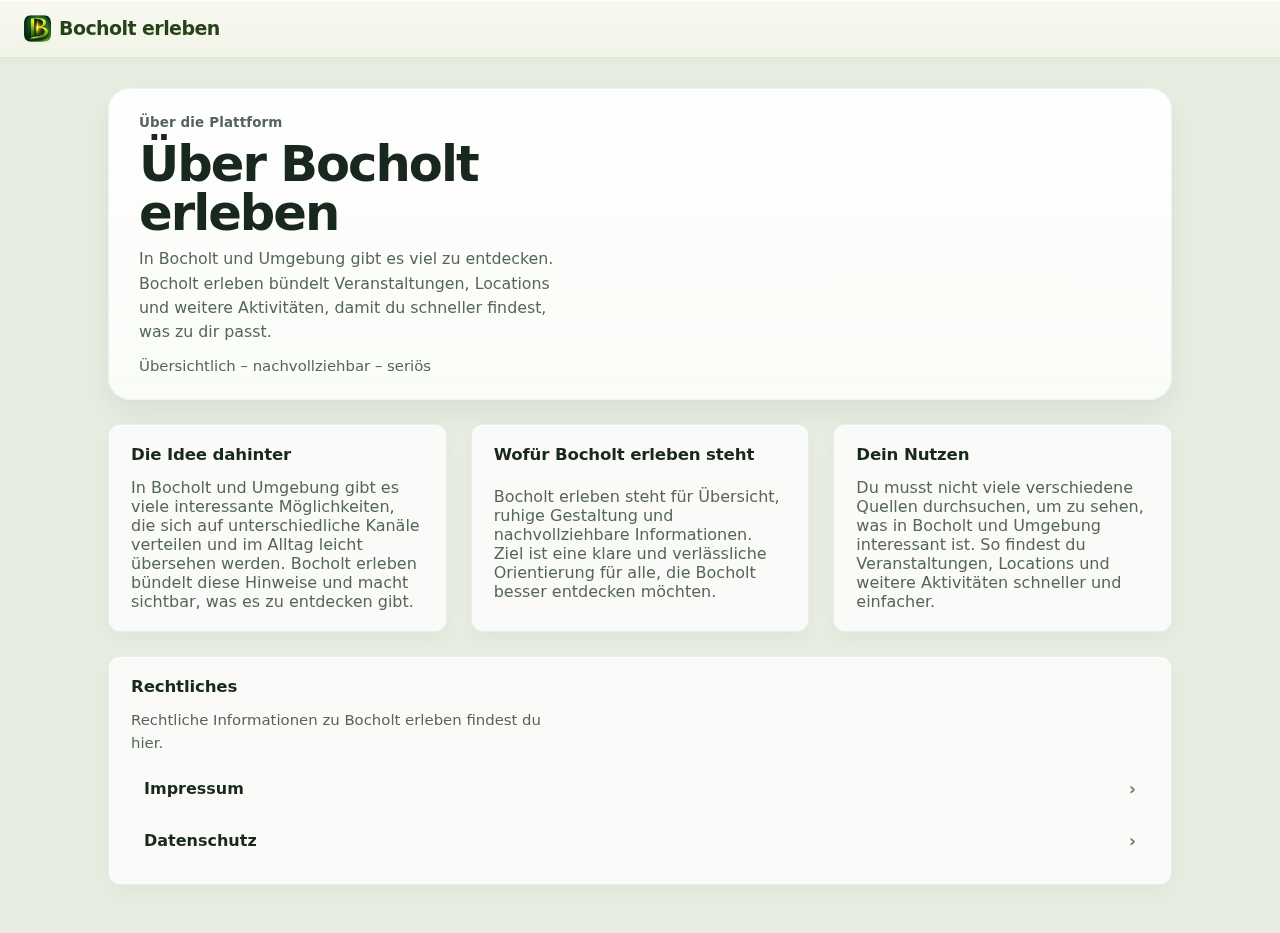
<file: ueber/index.html>
<!DOCTYPE html>
<html lang="de">
<head>
  <!-- === BEGIN BLOCK: SEO BASICS (about page) V2 ===
  Zweck: macht /ueber/ zur kanonischen Plattformseite mit der final abgestimmten Copy.
  Umfang: Gesamter <head>-SEO-Basisblock dieser Datei.
  === -->
  <meta charset="UTF-8">
  <meta name="viewport" content="width=device-width, initial-scale=1.0">

  <title>Über Bocholt erleben</title>
  <meta name="description" content="Über Bocholt erleben: Veranstaltungen, Locations und weitere Aktivitäten aus Bocholt und Umgebung übersichtlich entdecken.">

  <link rel="canonical" href="https://bocholt-erleben.de/ueber/">
  <link rel="stylesheet" href="/css/style.css?v=1">
  <!-- === END BLOCK: SEO BASICS (about page) V2 === -->
</head>

<body>
  <!-- === BEGIN BLOCK: ABOUT_PAGE_REFERENCE_V3 | Zweck: macht /ueber/ zur einzigen konsolidierten Plattformseite mit ruhigem Einspalten-Hero, 3 Kernkarten und kleiner Rechts-/Service-Zone; Umfang: ersetzt den kompletten <body>-Inhalt dieser Datei === -->
  <!-- === BEGIN BLOCK: SUBPAGE_APP_HEADER_V1 | Zweck: übernimmt den konsolidierten Subpage-Header; Umfang: fügt den globalen App-Header direkt vor dem Seiteninhalt ein === -->
  <header class="app-header">
    <a class="header-left subpage-brand-link" href="/" aria-label="Zur Startseite">
      <img
        src="/icons/app/icon-192.png"
        alt="Bocholt erleben Logo"
        class="app-logo"
      >
      <span class="app-title">Bocholt erleben</span>
    </a>
  </header>
  <!-- === END BLOCK: SUBPAGE_APP_HEADER_V1 === -->

  <main class="page page--about">
    <header class="content-hero content-hero--panel">
      <p class="content-kicker">Über die Plattform</p>
      <h1>Über Bocholt erleben</h1>
      <p class="content-lead">
        In Bocholt und Umgebung gibt es viel zu entdecken. Bocholt erleben bündelt Veranstaltungen,
        Locations und weitere Aktivitäten, damit du schneller findest, was zu dir passt.
      </p>
      <p class="content-note">
        Übersichtlich – nachvollziehbar – seriös
      </p>
    </header>

    <section class="content-grid content-grid--3" aria-label="Über Bocholt erleben">
      <article class="content-card" aria-labelledby="about-idea">
        <h2 id="about-idea">Die Idee dahinter</h2>
        <p>
          In Bocholt und Umgebung gibt es viele interessante Möglichkeiten, die sich auf unterschiedliche
          Kanäle verteilen und im Alltag leicht übersehen werden. Bocholt erleben bündelt diese Hinweise
          und macht sichtbar, was es zu entdecken gibt.
        </p>
      </article>

      <article class="content-card" aria-labelledby="about-principles">
        <h2 id="about-principles">Wofür Bocholt erleben steht</h2>
        <p>
          Bocholt erleben steht für Übersicht, ruhige Gestaltung und nachvollziehbare Informationen.
          Ziel ist eine klare und verlässliche Orientierung für alle, die Bocholt besser entdecken möchten.
        </p>
      </article>

      <article class="content-card" aria-labelledby="about-benefit">
        <h2 id="about-benefit">Dein Nutzen</h2>
        <p>
          Du musst nicht viele verschiedene Quellen durchsuchen, um zu sehen, was in Bocholt und Umgebung
          interessant ist. So findest du Veranstaltungen, Locations und weitere Aktivitäten schneller und einfacher.
        </p>
      </article>
    </section>

    <section class="content-card" aria-labelledby="about-legal">
      <h2 id="about-legal">Rechtliches</h2>
      <p class="content-note">
        Rechtliche Informationen zu Bocholt erleben findest du hier.
      </p>

      <nav class="content-links" aria-label="Rechtliches">
        <a class="content-link" href="/impressum/">Impressum</a>
        <a class="content-link" href="/datenschutz/">Datenschutz</a>
      </nav>
    </section>
  </main>
  <!-- === END BLOCK: ABOUT_PAGE_REFERENCE_V3 === -->
</body>
</html>
</file>
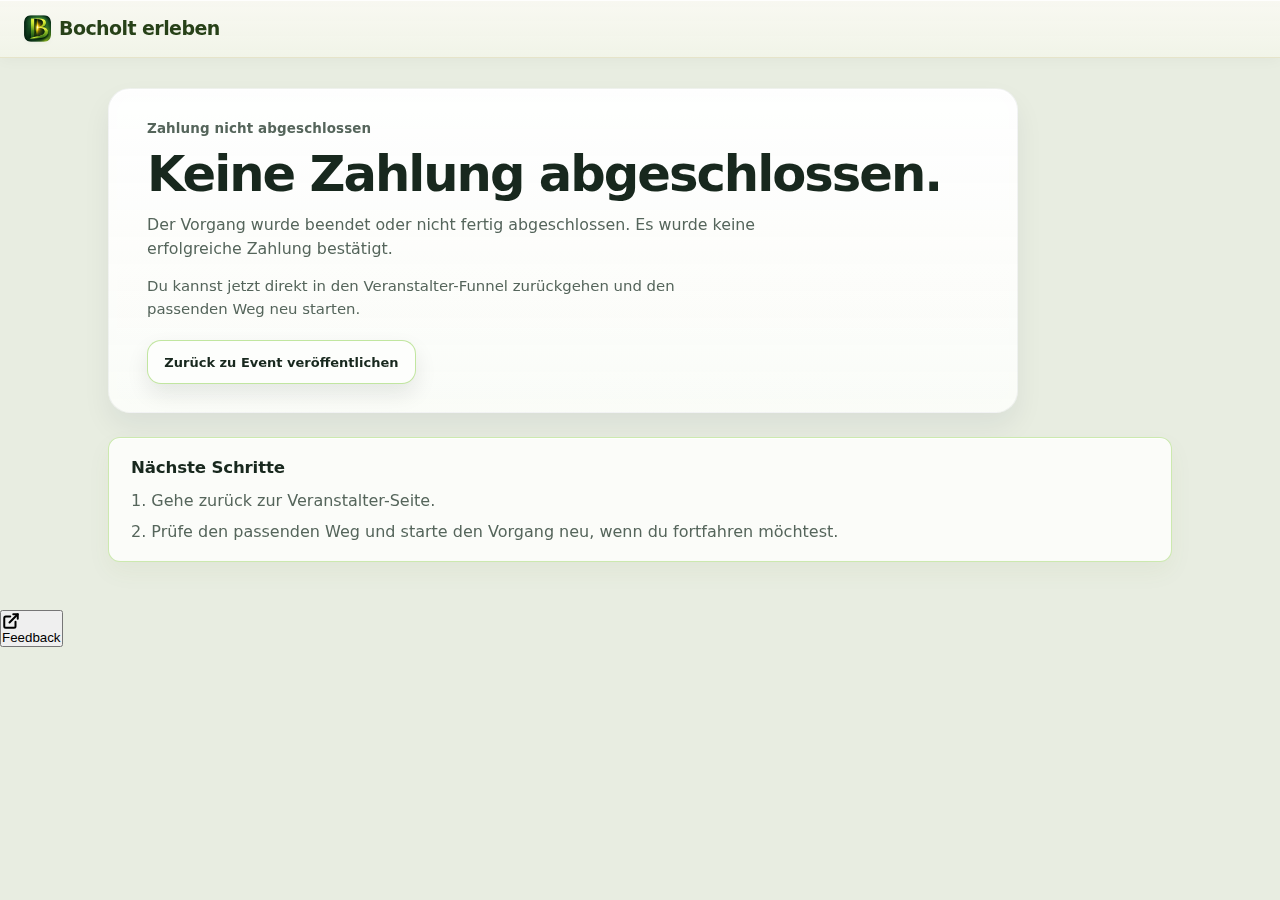
<file: events-veroeffentlichen/abgebrochen/index.html>
<!DOCTYPE html>
<html lang="de">
<head>
  <!-- === BEGIN BLOCK: PUBLISH_CANCEL_HEAD_V1 | Zweck: definiert den SEO-/PWA-/Meta-Head für die transaktionale Abbruchseite des Veranstalter-Funnels; Umfang: kompletter Head dieser Datei === -->
  <meta charset="UTF-8">
  <meta name="viewport" content="width=device-width, initial-scale=1.0">

  <title>Zahlung nicht abgeschlossen | Event veröffentlichen in Bocholt</title>
  <meta
    name="description"
    content="Der Zahlungsvorgang wurde nicht abgeschlossen. Hier kannst du zurück in den Veranstalter-Funnel von Bocholt erleben."
  >
  <meta name="robots" content="noindex, nofollow">

  <link rel="canonical" href="https://bocholt-erleben.de/events-veroeffentlichen/abgebrochen/">
  <link rel="manifest" href="/manifest.json">

  <meta name="theme-color" content="#F3F2E6">
  <meta name="apple-mobile-web-app-capable" content="yes">
  <meta name="apple-mobile-web-app-status-bar-style" content="default">
  <meta name="apple-mobile-web-app-title" content="Bocholt erleben">

  <meta property="og:locale" content="de_DE">
  <meta property="og:type" content="website">
  <meta property="og:site_name" content="Bocholt erleben">
  <meta property="og:title" content="Zahlung nicht abgeschlossen | Event veröffentlichen in Bocholt">
  <meta property="og:description" content="Der Zahlungsvorgang wurde nicht abgeschlossen. Hier kannst du zurück in den Veranstalter-Funnel.">
  <meta property="og:url" content="https://bocholt-erleben.de/events-veroeffentlichen/abgebrochen/">
  <meta property="og:image" content="https://bocholt-erleben.de/assets/hero/bocholt-hero-b.jpg">

  <meta name="twitter:card" content="summary_large_image">
  <meta name="twitter:title" content="Zahlung nicht abgeschlossen | Event veröffentlichen in Bocholt">
  <meta name="twitter:description" content="Der Zahlungsvorgang wurde nicht abgeschlossen. Hier kannst du zurück in den Veranstalter-Funnel.">
  <meta name="twitter:image" content="https://bocholt-erleben.de/assets/hero/bocholt-hero-b.jpg">

  <link rel="icon" type="image/png" sizes="32x32" href="/icons/favicon/icon-32.png">
  <link rel="icon" type="image/x-icon" href="/favicon.ico">
  <link rel="apple-touch-icon" sizes="180x180" href="/apple-touch-icon.png">

  <script type="application/ld+json">
  {
    "@context": "https://schema.org",
    "@type": "WebPage",
    "name": "Zahlung nicht abgeschlossen",
    "description": "Abbruchseite für den Veranstalter-Funnel von Bocholt erleben.",
    "url": "https://bocholt-erleben.de/events-veroeffentlichen/abgebrochen/",
    "isPartOf": {
      "@type": "WebSite",
      "name": "Bocholt erleben",
      "url": "https://bocholt-erleben.de/"
    }
  }
  </script>

  <link rel="stylesheet" href="/css/style.css?v=1">
  <!-- === END BLOCK: PUBLISH_CANCEL_HEAD_V1 === -->
</head>

<body>
  <!-- === BEGIN BLOCK: PUBLISH_CANCEL_BODY_V1 | Zweck: rendert die Abbruchseite nach nicht abgeschlossenem Zahlungsvorgang mit klarer Rückführung in den Funnel ohne irreführende Erfolgssignale; Umfang: kompletter Body dieser Datei === -->
  <header class="app-header">
    <a class="header-left subpage-brand-link" href="/" aria-label="Zur Startseite">
      <img
        src="/icons/app/icon-192.png"
        alt="Bocholt erleben Logo"
        class="app-logo"
      >
      <span class="app-title">Bocholt erleben</span>
    </a>
  </header>

  <!-- === BEGIN BLOCK: PUBLISH_CANCEL_ROUTE_MOBILE_ENTERPRISE_V4 | Zweck: verdichtet die Abbruchseite zu einer reinen mobilen Rückführungsseite mit klarem Status, knappen nächsten Schritten und genau einem primären Rückweg; Umfang: kompletter Main-Bereich von /events-veroeffentlichen/abgebrochen/ === -->
  <main class="page page--organizers">
    <header class="content-hero content-hero--panel">
      <p class="content-kicker">Zahlung nicht abgeschlossen</p>
      <h1>Keine Zahlung abgeschlossen.</h1>

      <p class="content-lead">
        Der Vorgang wurde beendet oder nicht fertig abgeschlossen. Es wurde keine erfolgreiche Zahlung bestätigt.
      </p>

      <p class="content-note">
        Du kannst jetzt direkt in den Veranstalter-Funnel zurückgehen und den passenden Weg neu starten.
      </p>

      <div class="content-actions content-actions--inline">
        <a class="content-cta content-cta--primary" href="/events-veroeffentlichen/">
          Zurück zu Event veröffentlichen
        </a>
      </div>
    </header>

    <section class="content-card content-card--primary" aria-labelledby="publish-cancel-next-steps">
      <h2 id="publish-cancel-next-steps">Nächste Schritte</h2>
      <p>1. Gehe zurück zur Veranstalter-Seite.</p>
      <p>2. Prüfe den passenden Weg und starte den Vorgang neu, wenn du fortfahren möchtest.</p>
    </section>
  </main>
  <!-- === END BLOCK: PUBLISH_CANCEL_ROUTE_MOBILE_ENTERPRISE_V4 === -->

  <script src="/config.js?v=2026-02-04-1"></script>
  <script src="/js/icons.js?v=2026-02-04-1" defer></script>
  <script src="/js/feedback.js?v=2026-04-17-1" defer></script>
  <!-- === END BLOCK: PUBLISH_CANCEL_ROUTE_MOBILE_ENTERPRISE_V3 === -->
</body>
</html>
</file>
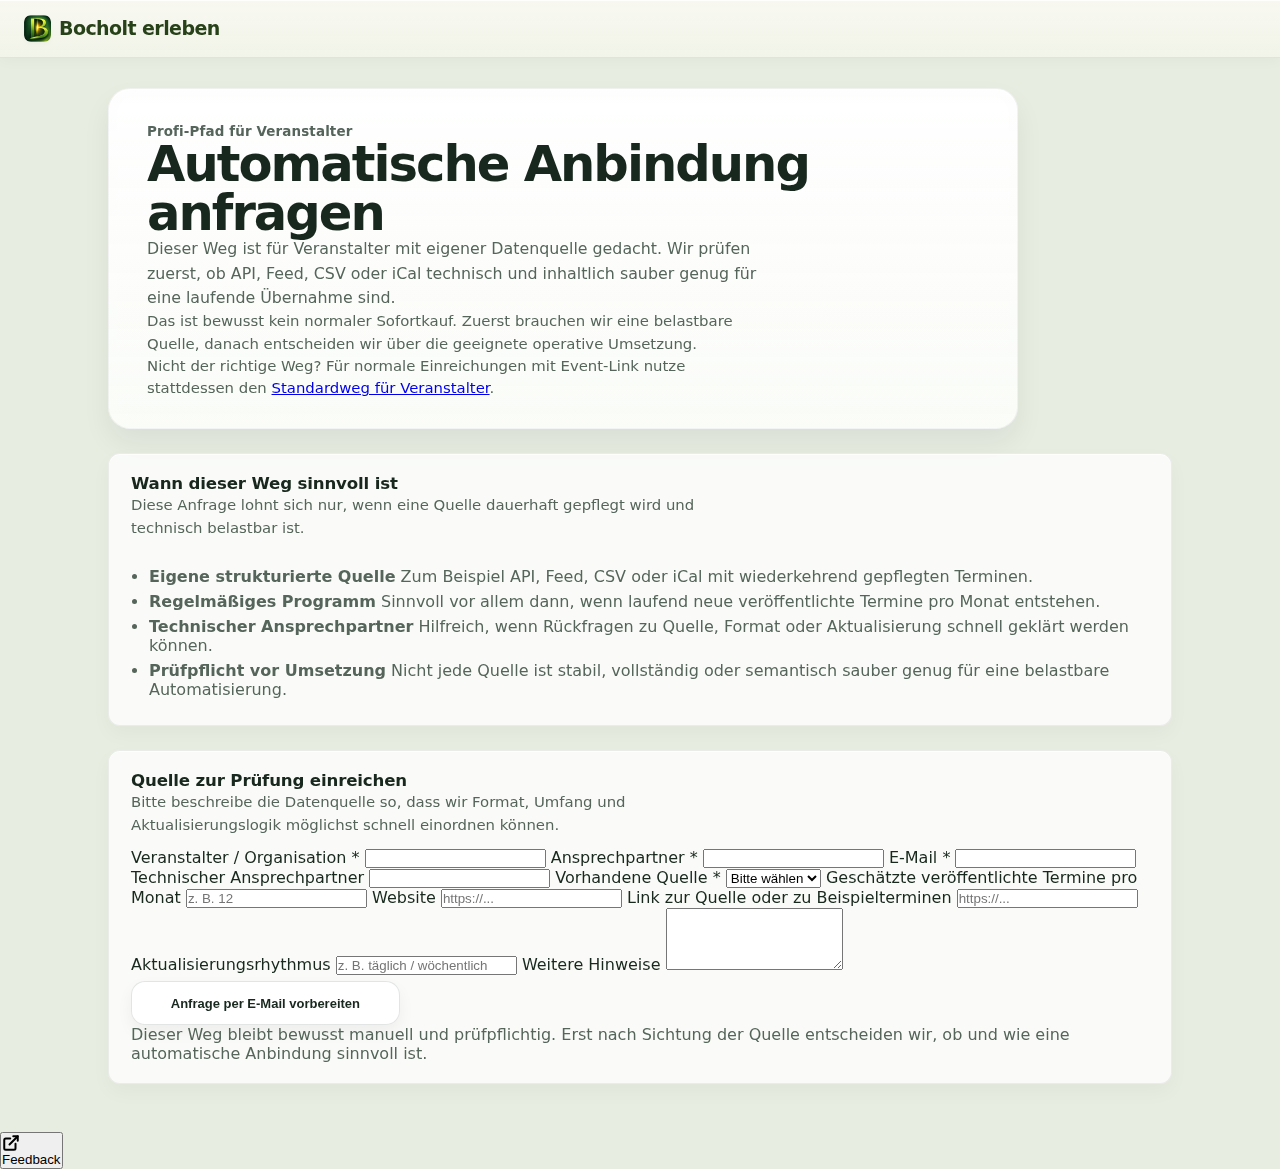
<file: events-veroeffentlichen/anbindung/index.html>
<!DOCTYPE html>
<html lang="de">
<head>
  <!-- === BEGIN BLOCK: PUBLISH_SUBPAGE_AUTOMATION_HEAD_V1 | Zweck: definiert den Head für die dedizierte Profi-Route /events-veroeffentlichen/anbindung/ als saubere Anfrage-Seite vor technischer Prüfung; Umfang: kompletter Head dieser Datei === -->
  <meta charset="UTF-8">
  <meta name="viewport" content="width=device-width, initial-scale=1.0">

  <title>Automatische Anbindung anfragen | Bocholt erleben</title>
  <meta
    name="description"
    content="Profi-Pfad für Veranstalter: API, Feed, CSV oder iCal anfragen und Quelle prüfen lassen, bevor eine automatische Anbindung umgesetzt wird."
  >

  <link rel="canonical" href="https://bocholt-erleben.de/events-veroeffentlichen/anbindung/">
  <link rel="manifest" href="/manifest.json">

  <meta name="theme-color" content="#F3F2E6">
  <meta name="apple-mobile-web-app-capable" content="yes">
  <meta name="apple-mobile-web-app-status-bar-style" content="default">
  <meta name="apple-mobile-web-app-title" content="Bocholt erleben">

  <meta property="og:locale" content="de_DE">
  <meta property="og:type" content="website">
  <meta property="og:site_name" content="Bocholt erleben">
  <meta property="og:title" content="Automatische Anbindung anfragen | Bocholt erleben">
  <meta property="og:description" content="Profi-Pfad für Veranstalter: API, Feed, CSV oder iCal anfragen und Quelle prüfen lassen, bevor eine automatische Anbindung umgesetzt wird.">
  <meta property="og:url" content="https://bocholt-erleben.de/events-veroeffentlichen/anbindung/">
  <meta property="og:image" content="https://bocholt-erleben.de/assets/hero/bocholt-hero-b.jpg">

  <meta name="twitter:card" content="summary_large_image">
  <meta name="twitter:title" content="Automatische Anbindung anfragen | Bocholt erleben">
  <meta name="twitter:description" content="Profi-Pfad für Veranstalter: API, Feed, CSV oder iCal anfragen und Quelle prüfen lassen, bevor eine automatische Anbindung umgesetzt wird.">
  <meta name="twitter:image" content="https://bocholt-erleben.de/assets/hero/bocholt-hero-b.jpg">

  <link rel="icon" type="image/png" sizes="32x32" href="/icons/favicon/icon-32.png">
  <link rel="icon" type="image/x-icon" href="/favicon.ico">
  <link rel="apple-touch-icon" sizes="180x180" href="/apple-touch-icon.png">

  <script type="application/ld+json">
  {
    "@context": "https://schema.org",
    "@type": "WebPage",
    "name": "Automatische Anbindung anfragen",
    "description": "Profi-Pfad für Veranstalter bei Bocholt erleben mit prüfpflichtiger Anfrage für API, Feed, CSV oder iCal.",
    "url": "https://bocholt-erleben.de/events-veroeffentlichen/anbindung/",
    "isPartOf": {
      "@type": "WebSite",
      "name": "Bocholt erleben",
      "url": "https://bocholt-erleben.de/"
    }
  }
  </script>

  <link rel="stylesheet" href="/css/style.css?v=1">
  <!-- === END BLOCK: PUBLISH_SUBPAGE_AUTOMATION_HEAD_V1 === -->
</head>

<body>
  <!-- === BEGIN BLOCK: PUBLISH_SUBPAGE_AUTOMATION_BODY_V1 | Zweck: rendert die dedizierte Profi-Route mit prüfpflichtigem Anfrage-Flow, getrennt von Landing und Standardweg; Umfang: kompletter Body dieser Datei === -->
  <header class="app-header">
    <a class="header-left subpage-brand-link" href="/" aria-label="Zur Startseite">
      <img
        src="/icons/app/icon-192.png"
        alt="Bocholt erleben Logo"
        class="app-logo"
      >
      <span class="app-title">Bocholt erleben</span>
    </a>
  </header>

  <main class="page page--publish">
    <!-- === BEGIN BLOCK: PUBLISH_AUTOMATION_ROUTE_FOCUS_CLEANUP_V1 | Zweck: schärft die Profi-Route zu einer klaren prüfpflichtigen Anfrage-Seite mit weniger Redundanz und stärkerer Abgrenzung zum Standardweg; Umfang: kompletter Main-Bereich der Route /events-veroeffentlichen/anbindung/ === -->
    <header class="content-hero content-hero--panel">
      <div class="publish-hero-layout">
        <div class="publish-hero-copy">
          <p class="content-kicker">Profi-Pfad für Veranstalter</p>
          <h1>Automatische Anbindung anfragen</h1>
          <p class="content-lead">
            Dieser Weg ist für Veranstalter mit eigener Datenquelle gedacht. Wir prüfen zuerst, ob API, Feed, CSV oder iCal
            technisch und inhaltlich sauber genug für eine laufende Übernahme sind.
          </p>

          <p class="content-note publish-hero-meta">
            Das ist bewusst kein normaler Sofortkauf. Zuerst brauchen wir eine belastbare Quelle, danach entscheiden wir über die geeignete operative Umsetzung.
          </p>

          <p class="content-note publish-hero-trust">
            Nicht der richtige Weg? Für normale Einreichungen mit Event-Link nutze stattdessen den
            <a href="/events-veroeffentlichen/einreichen/">Standardweg für Veranstalter</a>.
          </p>
        </div>
      </div>
    </header>

    <section class="content-card publish-benefits-card" aria-labelledby="publish-automation-explainer">
      <div class="publish-section-head">
        <h2 id="publish-automation-explainer">Wann dieser Weg sinnvoll ist</h2>
        <p class="content-note">Diese Anfrage lohnt sich nur, wenn eine Quelle dauerhaft gepflegt wird und technisch belastbar ist.</p>
      </div>

      <ul class="publish-benefits-grid" aria-label="Geeignete Fälle für die automatische Anbindung">
        <li>
          <strong>Eigene strukturierte Quelle</strong>
          <span>Zum Beispiel API, Feed, CSV oder iCal mit wiederkehrend gepflegten Terminen.</span>
        </li>
        <li>
          <strong>Regelmäßiges Programm</strong>
          <span>Sinnvoll vor allem dann, wenn laufend neue veröffentlichte Termine pro Monat entstehen.</span>
        </li>
        <li>
          <strong>Technischer Ansprechpartner</strong>
          <span>Hilfreich, wenn Rückfragen zu Quelle, Format oder Aktualisierung schnell geklärt werden können.</span>
        </li>
        <li>
          <strong>Prüfpflicht vor Umsetzung</strong>
          <span>Nicht jede Quelle ist stabil, vollständig oder semantisch sauber genug für eine belastbare Automatisierung.</span>
        </li>
      </ul>
    </section>

    <section class="content-card publish-final-card publish-final-card--help" id="publish-automation-request" aria-labelledby="publish-automation-request-title">
      <div class="publish-section-head">
        <h2 id="publish-automation-request-title">Quelle zur Prüfung einreichen</h2>
        <p class="content-note">
          Bitte beschreibe die Datenquelle so, dass wir Format, Umfang und Aktualisierungslogik möglichst schnell einordnen können.
        </p>
      </div>

      <form class="content-form" id="publish-automation-form" novalidate>
        <div class="content-form-grid">
          <label class="content-field" for="publish-automation-organization">
            <span class="content-field__label">Veranstalter / Organisation *</span>
            <input class="content-field__control" id="publish-automation-organization" name="organization" type="text" autocomplete="organization" required>
          </label>

          <label class="content-field" for="publish-automation-contact">
            <span class="content-field__label">Ansprechpartner *</span>
            <input class="content-field__control" id="publish-automation-contact" name="contact" type="text" autocomplete="name" required>
          </label>

          <label class="content-field" for="publish-automation-email">
            <span class="content-field__label">E-Mail *</span>
            <input class="content-field__control" id="publish-automation-email" name="email" type="email" inputmode="email" autocomplete="email" required>
          </label>

          <label class="content-field" for="publish-automation-tech-contact">
            <span class="content-field__label">Technischer Ansprechpartner</span>
            <input class="content-field__control" id="publish-automation-tech-contact" name="techContact" type="text">
          </label>

          <label class="content-field" for="publish-automation-source-type">
            <span class="content-field__label">Vorhandene Quelle *</span>
            <select class="content-field__control" id="publish-automation-source-type" name="sourceType" required>
              <option value="">Bitte wählen</option>
              <option value="API">API</option>
              <option value="Feed">Feed</option>
              <option value="CSV">CSV</option>
              <option value="iCal">iCal</option>
              <option value="Sonstiges">Sonstiges</option>
            </select>
          </label>

          <label class="content-field" for="publish-automation-volume">
            <span class="content-field__label">Geschätzte veröffentlichte Termine pro Monat</span>
            <input class="content-field__control" id="publish-automation-volume" name="volume" type="text" placeholder="z. B. 12">
          </label>

          <label class="content-field content-field--full" for="publish-automation-website">
            <span class="content-field__label">Website</span>
            <input class="content-field__control" id="publish-automation-website" name="website" type="url" inputmode="url" placeholder="https://...">
          </label>

          <label class="content-field content-field--full" for="publish-automation-source-link">
            <span class="content-field__label">Link zur Quelle oder zu Beispielterminen</span>
            <input class="content-field__control" id="publish-automation-source-link" name="sourceLink" type="url" inputmode="url" placeholder="https://...">
          </label>

          <label class="content-field" for="publish-automation-cadence">
            <span class="content-field__label">Aktualisierungsrhythmus</span>
            <input class="content-field__control" id="publish-automation-cadence" name="cadence" type="text" placeholder="z. B. täglich / wöchentlich">
          </label>

          <label class="content-field content-field--full" for="publish-automation-notes">
            <span class="content-field__label">Weitere Hinweise</span>
            <textarea class="content-field__control" id="publish-automation-notes" name="notes" rows="4"></textarea>
          </label>
        </div>

        <div class="content-actions content-actions--inline publish-final-actions">
          <button class="content-cta" id="publish-automation-submit" type="button">
            Anfrage per E-Mail vorbereiten
          </button>
        </div>

        <p class="content-form-note">
          Dieser Weg bleibt bewusst manuell und prüfpflichtig. Erst nach Sichtung der Quelle entscheiden wir, ob und wie eine automatische Anbindung sinnvoll ist.
        </p>
      </form>
    </section>
    <!-- === END BLOCK: PUBLISH_AUTOMATION_ROUTE_FOCUS_CLEANUP_V1 === -->
  </main>

  <script src="/config.js?v=2026-02-04-1"></script>
  <script src="/js/icons.js?v=2026-02-04-1" defer></script>
  <script src="/js/feedback.js?v=2026-04-17-1" defer></script>
  <script src="/js/publish-funnel.js?v=2026-04-21-1" defer></script>
  <!-- === END BLOCK: PUBLISH_SUBPAGE_AUTOMATION_BODY_V1 === -->
</body>
</html>
</file>
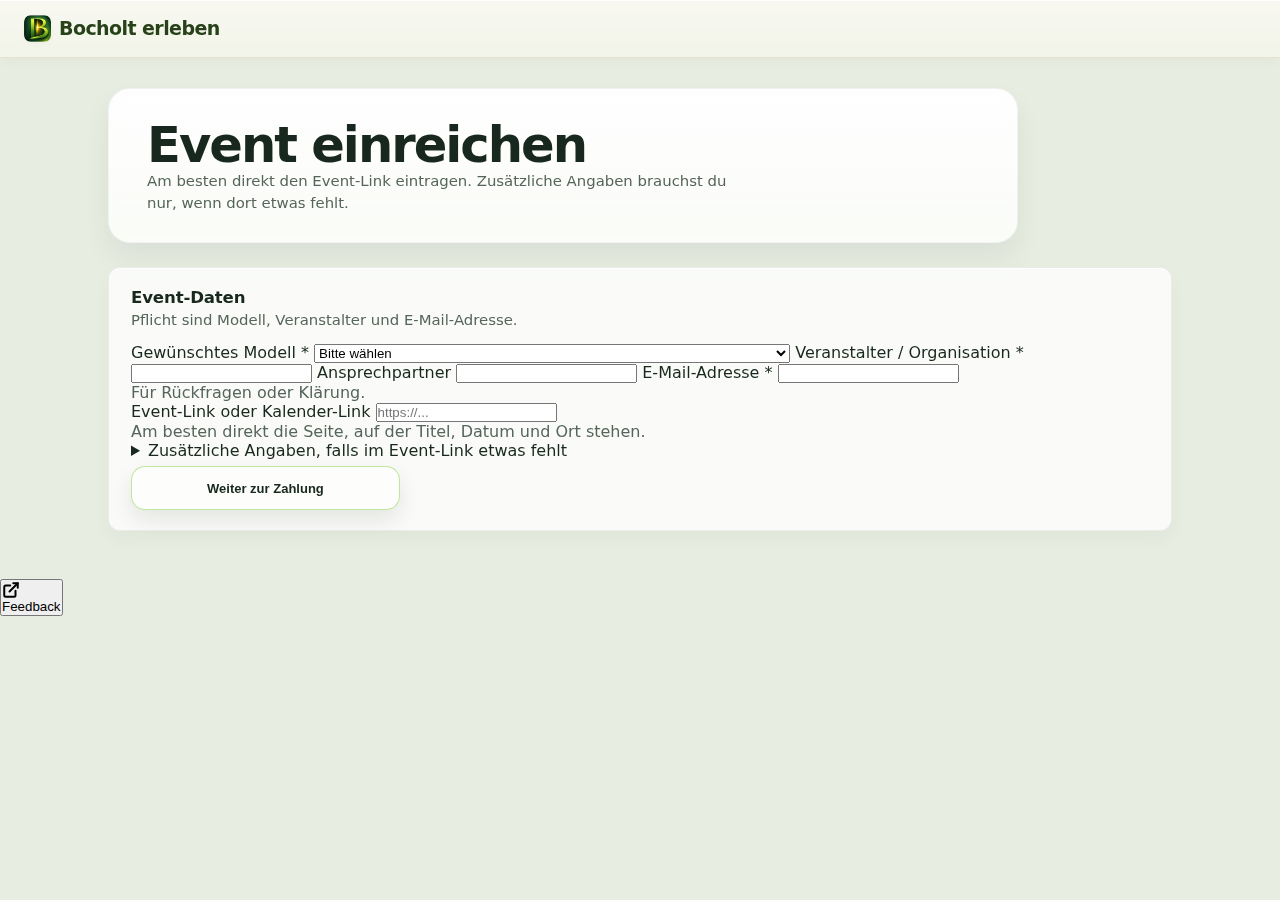
<file: events-veroeffentlichen/einreichen/index.html>
<!DOCTYPE html>
<html lang="de">
<head>
  <!-- === BEGIN BLOCK: PUBLISH_SUBPAGE_STANDARD_HEAD_V1 | Zweck: definiert den Head für die dedizierte Standardweg-Route /events-veroeffentlichen/einreichen/ als saubere Intake-Seite vor Stripe; Umfang: kompletter Head dieser Datei === -->
  <meta charset="UTF-8">
  <meta name="viewport" content="width=device-width, initial-scale=1.0">

  <title>Event einreichen | Bocholt erleben</title>
  <meta
    name="description"
    content="Standardweg für Veranstalter: Event-Link oder Fallback-Angaben erfassen und danach mit dem passenden Modell zur Zahlung weitergehen."
  >

  <link rel="canonical" href="https://bocholt-erleben.de/events-veroeffentlichen/einreichen/">
  <link rel="manifest" href="/manifest.json">

  <meta name="theme-color" content="#F3F2E6">
  <meta name="apple-mobile-web-app-capable" content="yes">
  <meta name="apple-mobile-web-app-status-bar-style" content="default">
  <meta name="apple-mobile-web-app-title" content="Bocholt erleben">

  <meta property="og:locale" content="de_DE">
  <meta property="og:type" content="website">
  <meta property="og:site_name" content="Bocholt erleben">
  <meta property="og:title" content="Event einreichen | Bocholt erleben">
  <meta property="og:description" content="Standardweg für Veranstalter: Event-Link oder Fallback-Angaben erfassen und danach mit dem passenden Modell zur Zahlung weitergehen.">
  <meta property="og:url" content="https://bocholt-erleben.de/events-veroeffentlichen/einreichen/">
  <meta property="og:image" content="https://bocholt-erleben.de/assets/hero/bocholt-hero-b.jpg">

  <meta name="twitter:card" content="summary_large_image">
  <meta name="twitter:title" content="Event einreichen | Bocholt erleben">
  <meta name="twitter:description" content="Standardweg für Veranstalter: Event-Link oder Fallback-Angaben erfassen und danach mit dem passenden Modell zur Zahlung weitergehen.">
  <meta name="twitter:image" content="https://bocholt-erleben.de/assets/hero/bocholt-hero-b.jpg">

  <link rel="icon" type="image/png" sizes="32x32" href="/icons/favicon/icon-32.png">
  <link rel="icon" type="image/x-icon" href="/favicon.ico">
  <link rel="apple-touch-icon" sizes="180x180" href="/apple-touch-icon.png">

  <script type="application/ld+json">
  {
    "@context": "https://schema.org",
    "@type": "WebPage",
    "name": "Event einreichen",
    "description": "Standardweg für Veranstalter bei Bocholt erleben mit Intake vor Stripe-Zahlung.",
    "url": "https://bocholt-erleben.de/events-veroeffentlichen/einreichen/",
    "isPartOf": {
      "@type": "WebSite",
      "name": "Bocholt erleben",
      "url": "https://bocholt-erleben.de/"
    }
  }
  </script>

  <link rel="stylesheet" href="/css/style.css?v=1">
  <!-- === END BLOCK: PUBLISH_SUBPAGE_STANDARD_HEAD_V1 === -->
</head>

<body>
  <!-- === BEGIN BLOCK: PUBLISH_SUBPAGE_STANDARD_BODY_V1 | Zweck: rendert die dedizierte Standardweg-Route mit Link-first-Intake und Stripe-Vorbereitung, getrennt von Landing und Profi-Pfad; Umfang: kompletter Body dieser Datei === -->
  <header class="app-header">
    <a class="header-left subpage-brand-link" href="/" aria-label="Zur Startseite">
      <img
        src="/icons/app/icon-192.png"
        alt="Bocholt erleben Logo"
        class="app-logo"
      >
      <span class="app-title">Bocholt erleben</span>
    </a>
  </header>

    <!-- === BEGIN BLOCK: PUBLISH_STANDARD_ROUTE_MOBILE_ENTERPRISE_V5 | Zweck: richtet die Einreichen-Route kompromisslos task-first aus, entfernt Standardweg-/Fallback-Wording aus dem sichtbaren Einstieg und verlagert Zusatzangaben in eine reduzierte, verständliche Zusatzlogik; Umfang: kompletter Main-Bereich von /events-veroeffentlichen/einreichen/ === -->
    <main class="page page--publish">
      <header class="content-hero content-hero--panel">
        <div class="publish-hero-layout">
          <div class="publish-hero-copy">
            <h1>Event einreichen</h1>
            <p class="content-note publish-hero-trust">
              Am besten direkt den Event-Link eintragen. Zusätzliche Angaben brauchst du nur, wenn dort etwas fehlt.
            </p>
          </div>
        </div>
      </header>

      <section class="content-card publish-start-card" id="publish-submit" aria-labelledby="publish-submit-title">
        <div class="publish-section-head">
          <h2 id="publish-submit-title">Event-Daten</h2>
          <p class="content-note">
            Pflicht sind Modell, Veranstalter und E-Mail-Adresse.
          </p>
        </div>

        <form class="content-form" id="publish-standard-form" novalidate>
          <div class="content-form-grid">
            <label class="content-field" for="publish-standard-plan">
              <span class="content-field__label">Gewünschtes Modell *</span>
              <select class="content-field__control" id="publish-standard-plan" name="plan" required>
                <option value="">Bitte wählen</option>
                <option value="single">Einzeltermin veröffentlichen · 9,90 € einmalig</option>
                <option value="starter">Starter · 9,99 € / Monat · bis zu 3 veröffentlichte Termine pro Monat</option>
                <option value="active">Aktiv · 19,99 € / Monat · bis zu 8 veröffentlichte Termine pro Monat</option>
                <option value="unlimited">Unbegrenzt · 29,99 € / Monat · unbegrenzt veröffentlichte Termine pro Monat</option>
              </select>
            </label>

            <label class="content-field" for="publish-standard-organization">
              <span class="content-field__label">Veranstalter / Organisation *</span>
              <input class="content-field__control" id="publish-standard-organization" name="organization" type="text" autocomplete="organization" required>
            </label>

            <label class="content-field" for="publish-standard-contact">
              <span class="content-field__label">Ansprechpartner</span>
              <input class="content-field__control" id="publish-standard-contact" name="contact" type="text" autocomplete="name">
            </label>

            <label class="content-field" for="publish-standard-email">
              <span class="content-field__label">E-Mail-Adresse *</span>
              <input class="content-field__control" id="publish-standard-email" name="email" type="email" inputmode="email" autocomplete="email" required>
              <p class="content-field__hint">Für Rückfragen oder Klärung.</p>
            </label>

            <label class="content-field content-field--full" for="publish-standard-event-link">
              <span class="content-field__label">Event-Link oder Kalender-Link</span>
              <input class="content-field__control" id="publish-standard-event-link" name="eventLink" type="url" inputmode="url" placeholder="https://...">
              <p class="content-field__hint">Am besten direkt die Seite, auf der Titel, Datum und Ort stehen.</p>
            </label>
          </div>

          <details class="publish-optional-fields">
            <summary>Zusätzliche Angaben, falls im Event-Link etwas fehlt</summary>
            <div class="publish-optional-fields__body">
              <div class="content-form-grid">
                <label class="content-field" for="publish-standard-title">
                  <span class="content-field__label">Titel</span>
                  <input class="content-field__control" id="publish-standard-title" name="title" type="text">
                </label>

                <label class="content-field" for="publish-standard-date">
                  <span class="content-field__label">Datum</span>
                  <input class="content-field__control" id="publish-standard-date" name="date" type="date">
                </label>

                <label class="content-field" for="publish-standard-time">
                  <span class="content-field__label">Uhrzeit</span>
                  <input class="content-field__control" id="publish-standard-time" name="time" type="text" placeholder="z. B. 19:30 Uhr">
                </label>

                <label class="content-field" for="publish-standard-place">
                  <span class="content-field__label">Ort</span>
                  <input class="content-field__control" id="publish-standard-place" name="place" type="text">
                </label>

                <label class="content-field content-field--full" for="publish-standard-website">
                  <span class="content-field__label">Website oder Ticketlink</span>
                  <input class="content-field__control" id="publish-standard-website" name="website" type="url" inputmode="url" placeholder="https://...">
                </label>

                <label class="content-field content-field--full" for="publish-standard-description">
                  <span class="content-field__label">Kurzbeschreibung</span>
                  <textarea class="content-field__control" id="publish-standard-description" name="description" rows="3"></textarea>
                  <p class="content-field__hint">Kurz und sachlich, am besten 1 bis 3 Sätze.</p>
                </label>

                <label class="content-field content-field--full" for="publish-standard-notes">
                  <span class="content-field__label">Weitere Hinweise (optional)</span>
                  <textarea class="content-field__control" id="publish-standard-notes" name="notes" rows="2"></textarea>
                  <p class="content-field__hint">Nur wenn noch etwas Wichtiges ergänzt werden muss.</p>
                </label>
              </div>
            </div>
          </details>

          <div class="content-actions content-actions--inline publish-final-actions">
            <button class="content-cta content-cta--primary" id="publish-standard-pay" type="button">
              Weiter zur Zahlung
            </button>
          </div>
        </form>
      </section>
    </main>
    <!-- === END BLOCK: PUBLISH_STANDARD_ROUTE_MOBILE_ENTERPRISE_V5 === -->

  <script src="/config.js?v=2026-02-04-1"></script>
  <script src="/js/icons.js?v=2026-02-04-1" defer></script>
  <script src="/js/feedback.js?v=2026-04-17-1" defer></script>
  <script src="/js/publish-funnel.js?v=2026-04-21-1" defer></script>
  <!-- === END BLOCK: PUBLISH_SUBPAGE_STANDARD_BODY_V1 === -->
</body>
</html>
</file>
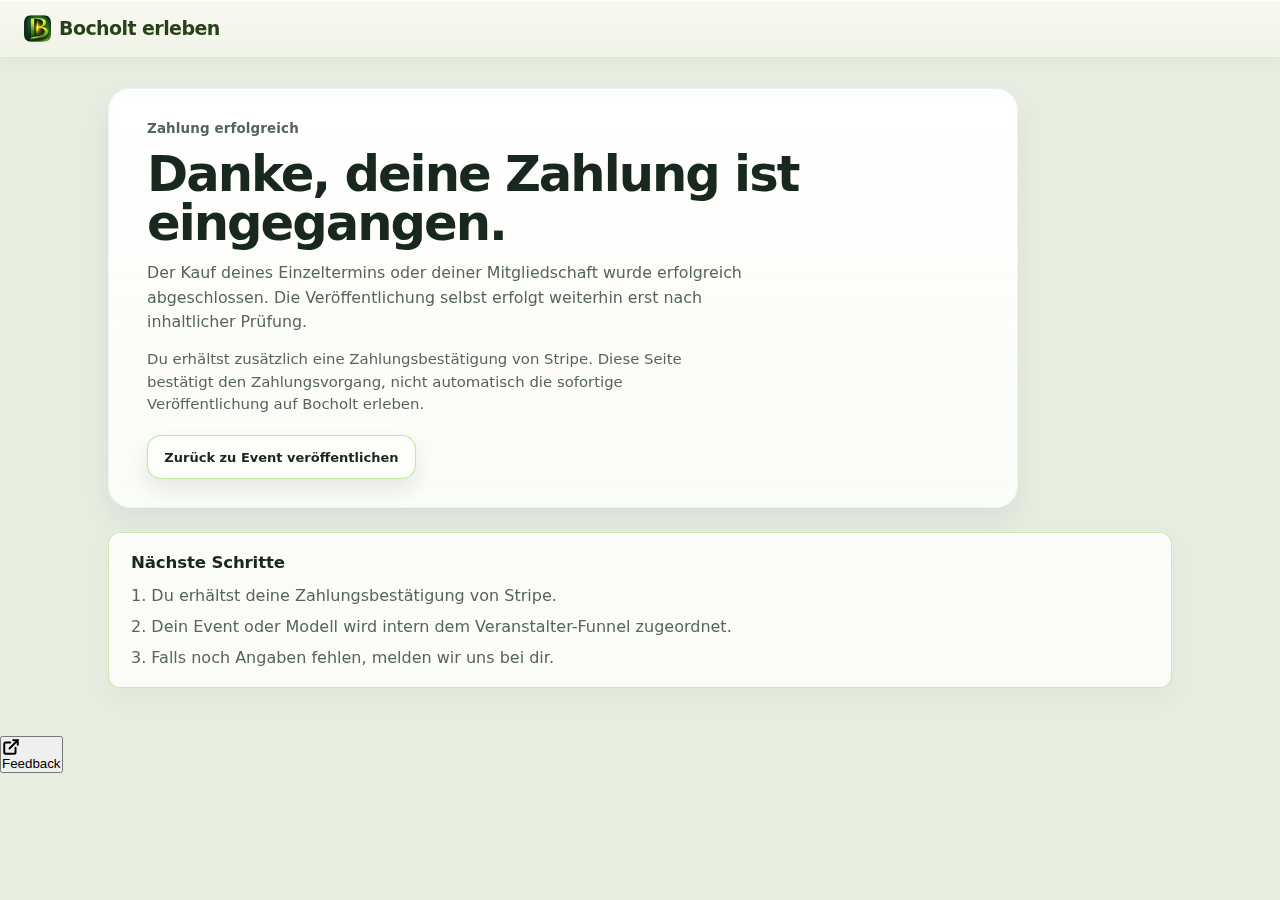
<file: events-veroeffentlichen/erfolg/index.html>
<!DOCTYPE html>
<html lang="de">
<head>
  <!-- === BEGIN BLOCK: PUBLISH_SUCCESS_HEAD_V1 | Zweck: definiert den SEO-/PWA-/Meta-Head für die transaktionale Erfolgsseite nach Stripe-Checkout; Umfang: kompletter Head dieser Datei === -->
  <meta charset="UTF-8">
  <meta name="viewport" content="width=device-width, initial-scale=1.0">

  <title>Zahlung erfolgreich | Event veröffentlichen in Bocholt</title>
  <meta
    name="description"
    content="Bestätigung nach erfolgreicher Zahlung für Einzeltermin oder Mitgliedschaft bei Bocholt erleben. Die Veröffentlichung wird danach inhaltlich geprüft."
  >
  <meta name="robots" content="noindex, nofollow">

  <link rel="canonical" href="https://bocholt-erleben.de/events-veroeffentlichen/erfolg/">
  <link rel="manifest" href="/manifest.json">

  <meta name="theme-color" content="#F3F2E6">
  <meta name="apple-mobile-web-app-capable" content="yes">
  <meta name="apple-mobile-web-app-status-bar-style" content="default">
  <meta name="apple-mobile-web-app-title" content="Bocholt erleben">

  <meta property="og:locale" content="de_DE">
  <meta property="og:type" content="website">
  <meta property="og:site_name" content="Bocholt erleben">
  <meta property="og:title" content="Zahlung erfolgreich | Event veröffentlichen in Bocholt">
  <meta property="og:description" content="Bestätigung nach erfolgreicher Zahlung für Einzeltermin oder Mitgliedschaft bei Bocholt erleben.">
  <meta property="og:url" content="https://bocholt-erleben.de/events-veroeffentlichen/erfolg/">
  <meta property="og:image" content="https://bocholt-erleben.de/assets/hero/bocholt-hero-b.jpg">

  <meta name="twitter:card" content="summary_large_image">
  <meta name="twitter:title" content="Zahlung erfolgreich | Event veröffentlichen in Bocholt">
  <meta name="twitter:description" content="Bestätigung nach erfolgreicher Zahlung für Einzeltermin oder Mitgliedschaft bei Bocholt erleben.">
  <meta name="twitter:image" content="https://bocholt-erleben.de/assets/hero/bocholt-hero-b.jpg">

  <link rel="icon" type="image/png" sizes="32x32" href="/icons/favicon/icon-32.png">
  <link rel="icon" type="image/x-icon" href="/favicon.ico">
  <link rel="apple-touch-icon" sizes="180x180" href="/apple-touch-icon.png">

  <script type="application/ld+json">
  {
    "@context": "https://schema.org",
    "@type": "WebPage",
    "name": "Zahlung erfolgreich",
    "description": "Bestätigung nach erfolgreicher Zahlung für Einzeltermin oder Mitgliedschaft bei Bocholt erleben.",
    "url": "https://bocholt-erleben.de/events-veroeffentlichen/erfolg/",
    "isPartOf": {
      "@type": "WebSite",
      "name": "Bocholt erleben",
      "url": "https://bocholt-erleben.de/"
    }
  }
  </script>

  <link rel="stylesheet" href="/css/style.css?v=1">
  <!-- === END BLOCK: PUBLISH_SUCCESS_HEAD_V1 === -->
</head>

<body>
  <!-- === BEGIN BLOCK: PUBLISH_SUCCESS_BODY_V1 | Zweck: rendert die Erfolgsseite nach Checkout als klare, nicht irreführende Bestätigung mit nächsten Schritten und Rückführung in den Veranstalter-Funnel; Umfang: kompletter Body dieser Datei === -->
  <header class="app-header">
    <a class="header-left subpage-brand-link" href="/" aria-label="Zur Startseite">
      <img
        src="/icons/app/icon-192.png"
        alt="Bocholt erleben Logo"
        class="app-logo"
      >
      <span class="app-title">Bocholt erleben</span>
    </a>
  </header>

  <main class="page page--organizers">
    <!-- === BEGIN BLOCK: PUBLISH_SUCCESS_ROUTE_MOBILE_ENTERPRISE_V3 | Zweck: schärft /events-veroeffentlichen/erfolg/ zu einer klaren mobilen Abschlussseite mit starkem Erfolgsmoment, kompaktem Nächste-Schritte-Block und genau einem primären Rückweg; Umfang: kompletter Main-Bereich plus Script-Chain der Route /events-veroeffentlichen/erfolg/ === -->
    <header class="content-hero content-hero--panel">
      <p class="content-kicker">Zahlung erfolgreich</p>
      <h1>Danke, deine Zahlung ist eingegangen.</h1>

      <p class="content-lead">
        Der Kauf deines Einzeltermins oder deiner Mitgliedschaft wurde erfolgreich abgeschlossen.
        Die Veröffentlichung selbst erfolgt weiterhin erst nach inhaltlicher Prüfung.
      </p>

      <p class="content-note">
        Du erhältst zusätzlich eine Zahlungsbestätigung von Stripe. Diese Seite bestätigt den Zahlungsvorgang, nicht automatisch die sofortige Veröffentlichung auf Bocholt erleben.
      </p>

      <div class="content-actions content-actions--inline">
        <a class="content-cta content-cta--primary" href="/events-veroeffentlichen/">
          Zurück zu Event veröffentlichen
        </a>
      </div>
    </header>

    <section class="content-card content-card--primary" aria-labelledby="publish-success-next-steps">
      <h2 id="publish-success-next-steps">Nächste Schritte</h2>
      <p>1. Du erhältst deine Zahlungsbestätigung von Stripe.</p>
      <p>2. Dein Event oder Modell wird intern dem Veranstalter-Funnel zugeordnet.</p>
      <p>3. Falls noch Angaben fehlen, melden wir uns bei dir.</p>
    </section>
  </main>

  <script src="/config.js?v=2026-02-04-1"></script>
  <script src="/js/icons.js?v=2026-02-04-1" defer></script>
  <script src="/js/feedback.js?v=2026-04-17-1" defer></script>
  <!-- === END BLOCK: PUBLISH_SUCCESS_ROUTE_MOBILE_ENTERPRISE_V3 === -->
</body>
</html>
</file>
<file: css/style.css>
/* === BEGIN BLOCK: CSS_AGGREGATOR_STEP_5 | Purpose: remove legacy.css from runtime by consolidating its remaining foundation, component and overlay rules into their final owner files | Scope: entire file === */
@import url("/css/base.css?v=1");
@import url("/css/pages.css?v=1");
@import url("/css/components.css?v=1");
@import url("/css/home.css?v=1");
@import url("/css/overlays.css?v=1");
/* === END BLOCK: CSS_AGGREGATOR_STEP_5 === */
</file>
